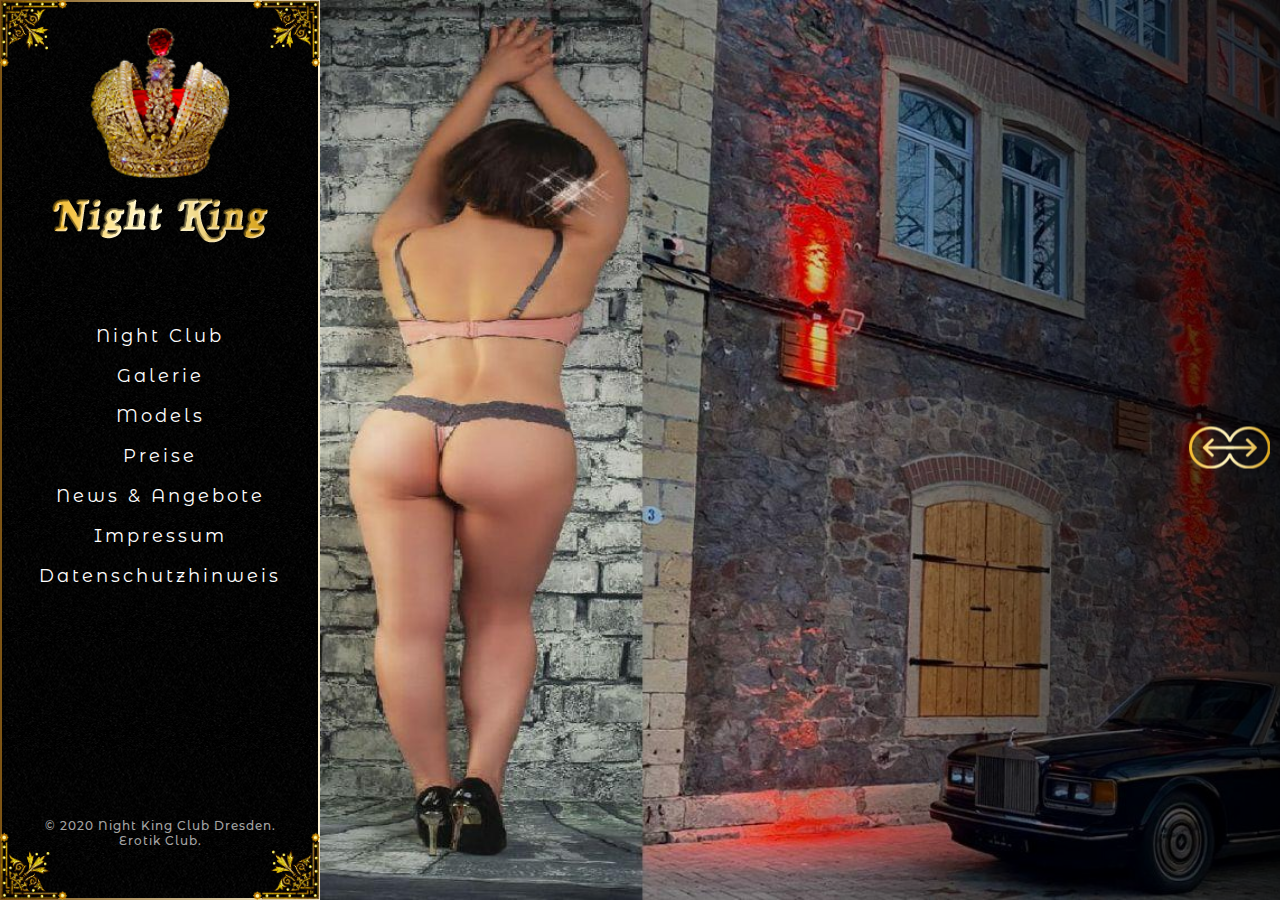
<file: index.html>
<!DOCTYPE html>
<html lang="en">
<head>
    <meta charset="UTF-8">
    <meta name="viewport" content="width=device-width, initial-scale=1.0">
    <title>Night King Night Club</title>

    <link href="https://fonts.googleapis.com/css2?family=Montserrat+Alternates&amp;display=swap" rel="stylesheet">
    <link rel="stylesheet" href="css/main.min.css">

    <link rel="stylesheet" href="libs/slick-1.8.1/slick/slick-theme.css">
    <link rel="stylesheet" href="libs/slick-1.8.1/slick/slick.css">

    <link rel="stylesheet" href="fonts/RoyalAcid/style.css">
    <link rel="stylesheet" href="fonts/Roboto/stylesheet.css">
</head>
<body>

<div class="wrapper">
    <aside class="aside">
        <div class="aside__inner corners">
            <div class="corners-top"></div>
            <div class="corners-bottom"></div>

            <div class="aside__logo">
                <img src="img/aside-logo.png" alt="">
            </div>
    
            <nav class="aside__nav">
                <a href="index.html" class="aside__nav-link">
                    Night Club
                </a>
                <a href="gallery.html" class="aside__nav-link">
                    Galerie
                </a>
                <a href="models.html" class="aside__nav-link">
                    Models
                </a>
                <a href="#" class="aside__nav-link">
                    Preise
                </a>
                <a href="#" class="aside__nav-link">
                    News & Angebote
                </a>
                <a href="impressum.html" class="aside__nav-link">
                    Impressum
                </a>
                <a href="datenschutzhinweis.html" class="aside__nav-link fz8">
                    Datenschutzhinweis
                </a>
            </nav>
            <!-- /.aside__nav -->
    
            <div class="aside__copyright">
                © 2020 Night King Club Dresden. Erotik Club.
            </div>
            <!-- /.aside__copyright -->
        </div>
        <!-- /.aside__inner -->
    </aside>
    <!-- /.aside -->

    <div class="main-section">
        <div class="main-section__carousel main-carousel">
            <div class="main-section__carousel-item first">
                <div class="main-section__carousel-pic">
                    <img src="img/main-1.jpg" alt="">
                </div>
            </div>

            <div class="main-section__carousel-item second">
                <div class="main-section__carousel-pic">
                    <img src="img/girl-1.jpg" alt="">
                </div>
            </div>
            
            <div class="main-section__carousel-item third">
                <div class="main-section__carousel-pic">
                    <img src="img/girl-1.jpg" alt="">
                </div>
            </div>
        </div>

        <div class="main-section__carousel-buttons">
            <button class="main-section__carousel-prev"></button>
            <button class="main-section__carousel-next"></button>

            <img src="img/Arrow.png" alt="">
        </div>
    </div>
    <!-- /.main-section -->
</div>
<!-- /.wrapper -->


<script src="libs/jquery-3.4.1.min.js"></script>
<script src="libs/slick-1.8.1/slick/slick.min.js"></script>
<script src="js/common.js"></script>
    
</body>
</html>
</file>
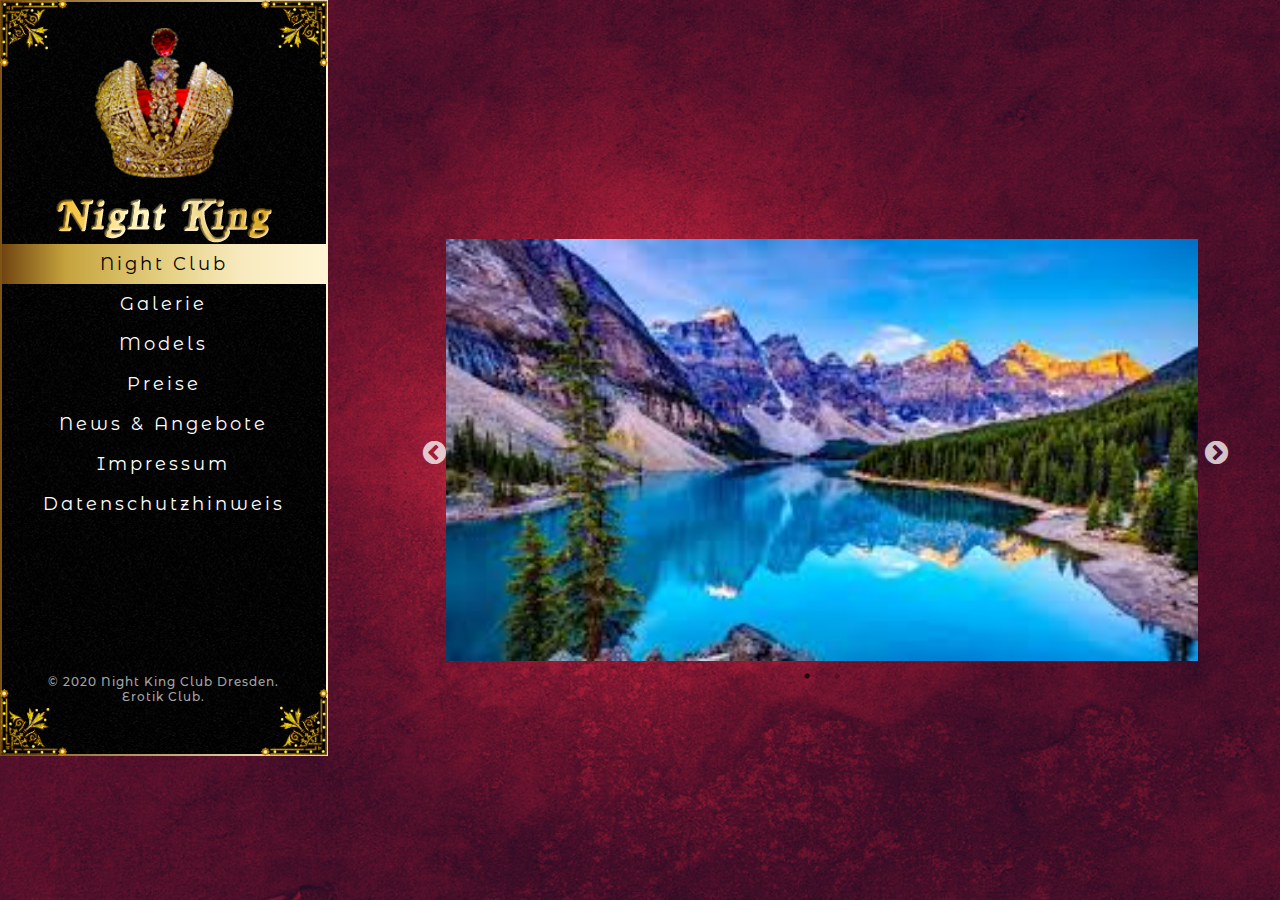
<file: bar.html>
<!DOCTYPE html>
<html lang="en">
<head>
    <meta charset="UTF-8">
    <meta name="viewport" content="width=device-width, initial-scale=1.0">
    <title>Night King Gallery</title>

    <link href="https://fonts.googleapis.com/css2?family=Montserrat+Alternates&amp;display=swap" rel="stylesheet">
    <link rel="stylesheet" href="css/main.min.css">

    <link rel="stylesheet" href="libs/slick-1.8.1/slick/slick-theme.css">
    <link rel="stylesheet" href="libs/slick-1.8.1/slick/slick.css">

    <link rel="stylesheet" href="fonts/RoyalAcid/style.css">
    <link rel="stylesheet" href="fonts/Roboto/stylesheet.css">
</head>
<body>

<div class="wrapper wrapper-hid wrapper-bg">
  <aside class="aside aside-fix">
    <div class="aside__inner corners">
        <div class="corners-top"></div>
        <div class="corners-bottom"></div>

        <div class="aside__logo">
            <img src="img/aside-logo.png" alt="">
        </div>

        <nav class="aside__nav">
            <a href="index.html" class="aside__nav-link active">
                Night Club
            </a>
            <a href="gallery.html" class="aside__nav-link">
                Galerie
            </a>
            <a href="models.html" class="aside__nav-link">
                Models
            </a>
            <a href="#" class="aside__nav-link">
                Preise
            </a>
            <a href="#" class="aside__nav-link">
                News & Angebote
            </a>
            <a href="impressum.html" class="aside__nav-link">
                Impressum
            </a>
            <a href="datenschutzhinweis.html" class="aside__nav-link">
                Datenschutzhinweis
            </a>
        </nav>
        <!-- /.aside__nav -->

        <div class="aside__copyright">
            © 2020 Night King Club Dresden. Erotik Club.
        </div>
        <!-- /.aside__copyright -->
    </div>
    <!-- /.aside__inner -->
</aside>


  <div class="bar-section">
    <div class="bar-slider">
      <div class="bar-item">
        <img src="img/bar-slider/bar-image-1.jpg" alt="">
      </div>
      <div class="bar-item">
        <img src="img/bar-slider/bar-image-2.jpg" alt="">
      </div>
    </div>

    
  <div class="bar-gallery">
    <div class="bar-gallery__item">
        <img src="img/bar-slider/bar-image-1.jpg" alt="">
    </div>
    <div class="bar-gallery__item">
      <img src="img/bar-slider/bar-image-2.jpg" alt="">
  </div>
  <div class="bar-gallery__item">
      <img src="img/bar-slider/bar-image-1.jpg" alt="">
  </div>
  <div class="bar-gallery__item">
    <img src="img/bar-slider/bar-image-2.jpg" alt="">
</div>
<div class="bar-gallery__item">
  <img src="img/bar-slider/bar-image-1.jpg" alt="">
  </div>
  <div class="bar-gallery__item">
  <img src="img/bar-slider/bar-image-2.jpg" alt="">
  </div>
  <div class="bar-gallery__item">
      <img src="img/bar-slider/bar-image-1.jpg" alt="">
  </div>
  <div class="bar-gallery__item">
  <img src="img/bar-slider/bar-image-2.jpg" alt="">
  </div>
</div>


  </div>



</div>


<script src="libs/jquery-3.4.1.min.js"></script>
<script src="libs/slick-1.8.1/slick/slick.min.js"></script>
<script src="js/common.js"></script>
    
</body>
</html>
</file>
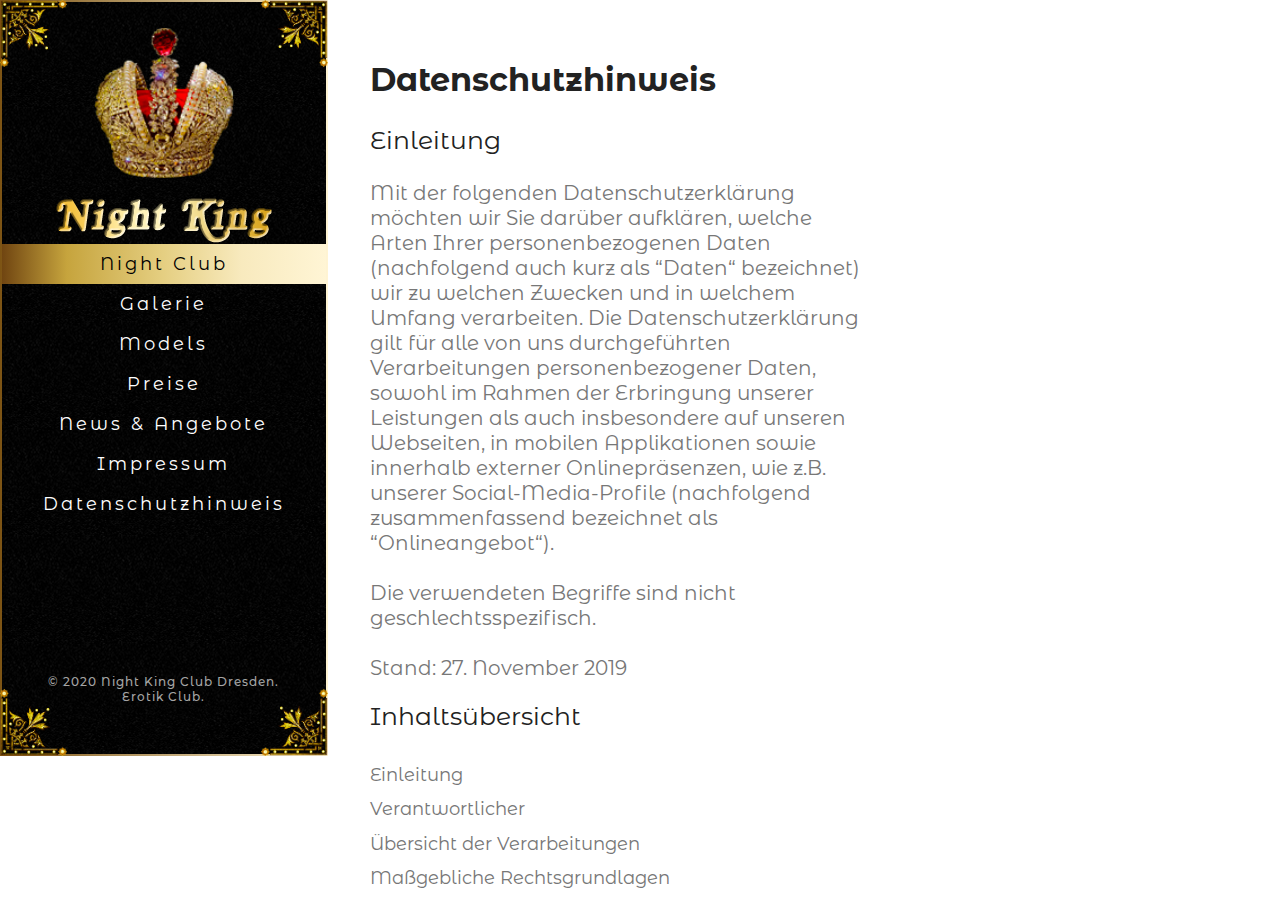
<file: datenschutzhinweis.html>
<!DOCTYPE html>
<html lang="en">
<head>
  <meta charset="UTF-8">
  <meta name="viewport" content="width=device-width, initial-scale=1.0">
  <title>Datenschutzhinweis</title>

  <link href="https://fonts.googleapis.com/css2?family=Montserrat+Alternates&amp;display=swap" rel="stylesheet">
  <link rel="stylesheet" href="css/main.min.css">

  <link rel="stylesheet" href="libs/slick-1.8.1/slick/slick-theme.css">
  <link rel="stylesheet" href="libs/slick-1.8.1/slick/slick.css">

  <link rel="stylesheet" href="fonts/RoyalAcid/style.css">
  <link rel="stylesheet" href="fonts/Roboto/stylesheet.css">
</head>
<body>
  <div class="wrapper wrapper-hid">
    <aside class="aside aside-fix">
      <div class="aside__inner corners">
          <div class="corners-top"></div>
          <div class="corners-bottom"></div>

          <div class="aside__logo">
              <img src="img/aside-logo.png" alt="">
          </div>
  
          <nav class="aside__nav">
              <a href="index.html" class="aside__nav-link active">
                  Night Club
              </a>
              <a href="gallery.html" class="aside__nav-link">
                  Galerie
              </a>
              <a href="models.html" class="aside__nav-link">
                  Models
              </a>
              <a href="#" class="aside__nav-link">
                  Preise
              </a>
              <a href="#" class="aside__nav-link">
                  News & Angebote
              </a>
              <a href="impressum.html" class="aside__nav-link">
                  Impressum
              </a>
              <a href="datenschutzhinweis.html" class="aside__nav-link fz8">
                  Datenschutzhinweis
              </a>
          </nav>
          <!-- /.aside__nav -->
  
          <div class="aside__copyright">
              © 2020 Night King Club Dresden. Erotik Club.
          </div>
          <!-- /.aside__copyright -->
      </div>
      <!-- /.aside__inner -->
  </aside>

  <div class="datenschutzh-section">
    <h2 class="datenschutzh-section__title">
      Datenschutzhinweis
    </h2>
    <h2 class="datenschutzh-section__subtitle">
      Einleitung
    </h2>
    <p class="datenschutzh-section__text">
      Mit der folgenden Datenschutzerklärung möchten wir Sie darüber aufklären, welche Arten Ihrer personenbezogenen Daten (nachfolgend auch kurz als “Daten“ bezeichnet) wir zu welchen Zwecken und in welchem Umfang verarbeiten. Die Datenschutzerklärung gilt für alle von uns durchgeführten Verarbeitungen personenbezogener Daten, sowohl im Rahmen der Erbringung unserer Leistungen als auch insbesondere auf unseren Webseiten, in mobilen Applikationen sowie innerhalb externer Onlinepräsenzen, wie z.B. unserer Social-Media-Profile (nachfolgend zusammenfassend bezeichnet als “Onlineangebot“).
      <br>
      <br>
      <span>Die verwendeten Begriffe sind nicht geschlechtsspezifisch.</span>
      <br>
      <br>
      <span>Stand: 27. November 2019</span>
    </p>

    <h2 class="datenschutzh-section__subtitle">
      Inhaltsübersicht
    </h2>
    <ul class="datenschutzh-section__list">
      <li class="datenschutzh-section__item">Einleitung</li>  
      <li class="datenschutzh-section__item">Verantwortlicher</li>
      <li class="datenschutzh-section__item">Übersicht der Verarbeitungen</li>
      <li class="datenschutzh-section__item">Maßgebliche Rechtsgrundlagen</li>
      <li class="datenschutzh-section__item">Sicherheitsmaßnahmen</li>
      <li class="datenschutzh-section__item">Übermittlung und Offenbarung von personenbezogenen Daten</li>
      <li class="datenschutzh-section__item">Datenverarbeitung in Drittländern</li>
      <li class="datenschutzh-section__item">Einsatz von Cookies</li>
      <li class="datenschutzh-section__item">Kommerzielle und geschäftliche Leistungen</li>
      <li class="datenschutzh-section__item">Kontaktaufnahme</li>
      <li class="datenschutzh-section__item">Kommunikation via Messenger</li>
      <li class="datenschutzh-section__item">Bereitstellung des Onlineangebotes und Webhosting</li>
      <li class="datenschutzh-section__item">Bewerbungsverfahren</li>
      <li class="datenschutzh-section__item">Onlinemarketing</li>
      <li class="datenschutzh-section__item">Präsenzen in sozialen Netzwerken</li>
      <li class="datenschutzh-section__item">Plugins und eingebettete Funktionen sowie Inhalte</li>
      <li class="datenschutzh-section__item">Löschung von Daten</li>
      <li class="datenschutzh-section__item">Änderung und Aktualisierung der Datenschutzerklärung</li>
      <li class="datenschutzh-section__item">Rechte der betroffenen Personen</li>
      <li class="datenschutzh-section__item">Begriffsdefinitionen</li>
    </ul>

    <h2 class="datenschutzh-section__subtitle">
      Verantwortlicher
    </h2>
    <p class="datenschutzh-section__text">
      Herr Friebe <br> <br>
      Coselweg 3 <br> <br>
      01189 Dresden  
    </p>

    <div class="datenschutzh-section__contact">
      <span>Vertretungsberechtigte Personen: <a href="#">Herr Friebe</a></span>
      <span>E-Mail-Adresse: <a href="tomail:info@night-affair.de"> info@night-affair.de</a></span>
      <span>Impressum: <a href="https://night-king.de/impressum/"> https://night-king.de/impressum/</a></span>
    </div>

    <h2 class="datenschutzh-section__subtitle">
      Übersicht der Verarbeitungen
    </h2>
    <p class="datenschutzh-section__text">Die nachfolgende Übersicht fasst die Arten der verarbeiteten Daten und die Zwecke ihrer Verarbeitung zusammen und verweist auf die betroffenen Personen.</p>

    <h3>Arten der verarbeiteten Daten</h3>

    <ul>
      <li>Bestandsdaten (z.B. Namen, Adressen).</li>
      <li>Bewerberdaten (z.B. Angaben zur Person, Post- und Kontaktadressen, die zur Bewerbung gehörenden Unterlagen und die darin enthaltenen Informationen, wie z.B. Anschreiben, Lebenslauf, Zeugnisse sowie weitere im Hinblick auf eine konkrete Stelle oder freiwillig von Bewerbern mitgeteilte Informationen zu deren Person oder Qualifikation).</li>
      <li>Inhaltsdaten (z.B. Texteingaben, Fotografien, Videos).</li>
      <li>Kontaktdaten (z.B. E-Mail, Telefonnummern).</li>
      <li>Meta-/Kommunikationsdaten (z.B. Geräte-Informationen, IP-Adressen).</li>
      <li>Nutzungsdaten (z.B. besuchte Webseiten, Interesse an Inhalten, Zugriffszeiten).</li>
      <li>Vertragsdaten (z.B. Vertragsgegenstand, Laufzeit, Kundenkategorie).</li>
      <li>Zahlungsdaten (z.B. Bankverbindungen, Rechnungen, Zahlungshistorie).</li> 
    </ul>

    
    <h3>Kategorien betroffener Personen</h3>

    <ul>
      <li>Bewerber.</li>
      <li>Geschäfts- und Vertragspartner.</li>
      <li>Interessenten.</li>
      <li>Kommunikationspartner.</li>
      <li>Nutzer (z.B. Webseitenbesucher, Nutzer von Onlinediensten).</li>
    </ul>

    <h3>Zwecke der Verarbeitung</h3>

    <ul>
      <li>Bereitstellung unseres Onlineangebotes und Nutzerfreundlichkeit.</li>
      <li>Besuchsaktionsauswertung.</li>
      <li>Bewerbungsverfahren (Begründung und etwaige spätere Durchführung sowie mögliche spätere Beendigung des Beschäftigungsverhältnisses.).</li>
      <li>Büro- und Organisationsverfahren.</li>
      <li>Direktmarketing (z.B. per E-Mail oder postalisch).</li>
      <li>Interessenbasiertes und verhaltensbezogenes Marketing.</li>
      <li>Kontaktanfragen und Kommunikation.</li>
      <li>Konversionsmessung (Messung der Effektivität von Marketingmaßnahmen).</li>
      <li>Profiling (Erstellen von Nutzerprofilen).</li>
      <li>Remarketing.</li>
      <li>Reichweitenmessung (z.B. Zugriffsstatistiken, Erkennung wiederkehrender Besucher).</li>
      <li>Tracking (z.B. interessens-/verhaltensbezogenes Profiling, Nutzung von Cookies).</li>
      <li>Vertragliche Leistungen und Service.</li>
      <li>Verwaltung und Beantwortung von Anfragen.</li>
    </ul>

    <h3>Maßgebliche Rechtsgrundlagen</h3>

    <p class="datenschutzh-section__text">Im Folgenden teilen wir die Rechtsgrundlagen der Datenschutzgrundverordnung (DSGVO), auf deren Basis wir die personenbezogenen Daten verarbeiten, mit. Bitte beachten Sie, dass zusätzlich zu den Regelungen der DSGVO die nationalen Datenschutzvorgaben in Ihrem bzw. unserem Wohn- und Sitzland gelten können.</p>

    <ul>
      <li> <span> Einwilligung (Art. 6 Abs. 1 S. 1 lit. a DSGVO)</span> – Die betroffene Person hat ihre Einwilligung in die Verarbeitung der sie betreffenden personenbezogenen Daten für einen spezifischen Zweck oder mehrere bestimmte Zwecke gegeben.</li>
      <li><span> Einwilligung (Art. 6 Abs. 1 S. 1 lit. a DSGVO)</span> Die Verarbeitung ist für die Erfüllung eines Vertrags, dessen Vertragspartei die betroffene Person ist, oder zur Durchführung vorvertraglicher Maßnahmen erforderlich, die auf Anfrage der betroffenen Person erfolgen.</li>
      <li><span>Rechtliche Verpflichtung (Art. 6 Abs. 1 S. 1 lit. c. DSGVO)</span>  – Die Verarbeitung ist zur Erfüllung einer rechtlichen Verpflichtung erforderlich, der der Verantwortliche unterliegt.</li>
      <li><span>Berechtigte Interessen (Art. 6 Abs. 1 S. 1 lit. f. DSGVO)</span>– Die Verarbeitung ist zur Wahrung der berechtigten Interessen des Verantwortlichen oder eines Dritten erforderlich, sofern nicht die Interessen oder Grundrechte und Grundfreiheiten der betroffenen Person, die den Schutz personenbezogener Daten erfordern, überwiegen.</li>
      <li><span>Art. 9 Abs. 1 S. 1 lit. b DSGVO (Bewerbungsverfahren als vorvertragliches bzw. vertragliches Verhältnis) (Soweit im Rahmen des Bewerbungsverfahrens besondere Kategorien von personenbezogenen Daten im Sinne des Art. 9 Abs. 1 DSGVO (z.B. Gesundheitsdaten, wie Schwerbehinderteneigenschaft oder ethnische Herkunft) bei Bewerbern angefragt werden, damit der Verantwortliche oder die betroffene Person die ihm bzw. ihr aus dem Arbeitsrecht und dem Recht der sozialen Sicherheit und des Sozialschutzes erwachsenden Rechte ausüben und seinen bzw. ihren diesbezüglichen Pflichten nachkommen kann, erfolgt deren Verarbeitung nach Art. 9 Abs. 2 lit. b. DSGVO, im Fall des Schutzes lebenswichtiger Interessen der Bewerber oder anderer Personen gem. Art. 9 Abs. 2 lit. c. DSGVO oder für Zwecke der Gesundheitsvorsorge oder der Arbeitsmedizin, für die Beurteilung der Arbeitsfähigkeit des Beschäftigten, für die medizinische Diagnostik, die Versorgung oder Behandlung im Gesundheits- oder Sozialbereich oder für die Verwaltung von Systemen und Diensten im Gesundheits- oder Sozialbereich gem. Art. 9 Abs. 2 lit. h. DSGVO. Im Fall einer auf freiwilliger Einwilligung beruhenden Mitteilung von besonderen Kategorien von Daten, erfolgt deren Verarbeitung auf Grundlage von Art. 9 Abs. 2 lit. a. DSGVO.) – .</span></li>
      <li><span>Nationale Datenschutzregelungen in Deutschland: Zusätzlich zu den Datenschutzregelungen der Datenschutz-Grundverordnung gelten nationale Regelungen zum Datenschutz in Deutschland. Hierzu gehört insbesondere das Gesetz zum Schutz vor Missbrauch personenbezogener Daten bei der Datenverarbeitung (Bundesdatenschutzgesetz – BDSG). Das BDSG enthält insbesondere Spezialregelungen zum Recht auf Auskunft, zum Recht auf Löschung, zum Widerspruchsrecht, zur Verarbeitung besonderer Kategorien personenbezogener Daten, zur Verarbeitung für andere Zwecke und zur Übermittlung sowie automatisierten Entscheidungsfindung im Einzelfall einschließlich Profiling. Des Weiteren regelt es die Datenverarbeitung für Zwecke des Beschäftigungsverhältnisses (§ 26 BDSG), insbesondere im Hinblick auf die Begründung, Durchführung oder Beendigung von Beschäftigungsverhältnissen sowie die Einwilligung von Beschäftigten. Ferner können Landesdatenschutzgesetze der einzelnen Bundesländer zur Anwendung gelangen.</span> Zusätzlich zu den Datenschutzregelungen der Datenschutz-Grundverordnung gelten nationale Regelungen zum Datenschutz in Deutschland. Hierzu gehört insbesondere das Gesetz zum Schutz vor Missbrauch personenbezogener Daten bei der Datenverarbeitung (Bundesdatenschutzgesetz – BDSG). Das BDSG enthält insbesondere Spezialregelungen zum Recht auf Auskunft, zum Recht auf Löschung, zum Widerspruchsrecht, zur Verarbeitung besonderer Kategorien personenbezogener Daten, zur Verarbeitung für andere Zwecke und zur Übermittlung sowie automatisierten Entscheidungsfindung im Einzelfall einschließlich Profiling. Des Weiteren regelt es die Datenverarbeitung für Zwecke des Beschäftigungsverhältnisses (§ 26 BDSG), insbesondere im Hinblick auf die Begründung, Durchführung oder Beendigung von Beschäftigungsverhältnissen sowie die Einwilligung von Beschäftigten. Ferner können Landesdatenschutzgesetze der einzelnen Bundesländer zur Anwendung gelangen.</li>
    </ul>

    <h2 class="datenschutzh-section__subtitle">
      Sicherheitsmaßnahmen
    </h2>


    <p class="datenschutzh-section__text">Wir treffen nach Maßgabe der gesetzlichen Vorgaben unter Berücksichtigung des Stands der Technik, der Implementierungskosten und der Art, des Umfangs, der Umstände und der Zwecke der Verarbeitung sowie der unterschiedlichen Eintrittswahrscheinlichkeiten und des Ausmaßes der Bedrohung der Rechte und Freiheiten natürlicher Personen geeignete technische und organisatorische Maßnahmen, um ein dem Risiko angemessenes Schutzniveau zu gewährleisten.
      <br>
      <br>
      Zu den Maßnahmen gehören insbesondere die Sicherung der Vertraulichkeit, Integrität und Verfügbarkeit von Daten durch Kontrolle des physischen und elektronischen Zugangs zu den Daten als auch des sie betreffenden Zugriffs, der Eingabe, der Weitergabe, der Sicherung der Verfügbarkeit und ihrer Trennung. Des Weiteren haben wir Verfahren eingerichtet, die eine Wahrnehmung von Betroffenenrechten, die Löschung von Daten und Reaktionen auf die Gefährdung der Daten gewährleisten. Ferner berücksichtigen wir den Schutz personenbezogener Daten bereits bei der Entwicklung bzw. Auswahl von Hardware, Software sowie Verfahren entsprechend dem Prinzip des Datenschutzes, durch Technikgestaltung und durch datenschutzfreundliche Voreinstellungen.
      <br><br>
      <b>SSL-Verschlüsselung (https):</b> Um Ihre via unser Online-Angebot übermittelten Daten zu schützen, nutzen wir eine SSL-Verschlüsselung. Sie erkennen derart verschlüsselte Verbindungen an dem Präfix https:// in der Adresszeile Ihres Browsers.
    </p>

    <h2 class="datenschutzh-section__subtitle">
      Übermittlung und Offenbarung von personenbezogenen Daten
    </h2>

    <p class="datenschutzh-section__text">
      Im Rahmen unserer Verarbeitung von personenbezogenen Daten kommt es vor, dass die Daten an andere Stellen, Unternehmen, rechtlich selbstständige Organisationseinheiten oder Personen übermittelt oder sie ihnen gegenüber offengelegt werden. Zu den Empfängern dieser Daten können z.B. Zahlungsinstitute im Rahmen von Zahlungsvorgängen, mit IT-Aufgaben beauftragte Dienstleister oder Anbieter von Diensten und Inhalten, die in eine Webseite eingebunden werden, gehören. In solchen Fall beachten wir die gesetzlichen Vorgaben und schließen insbesondere entsprechende Verträge bzw. Vereinbarungen, die dem Schutz Ihrer Daten dienen, mit den Empfängern Ihrer Daten ab.
    </p>

    <h2 class="datenschutzh-section__subtitle">
      Übermittlung und Offenbarung von personenbezogenen Daten
    </h2>

    <p class="datenschutzh-section__text">
      Sofern wir Daten in einem Drittland (d.h., außerhalb der Europäischen Union (EU), des Europäischen Wirtschaftsraums (EWR)) verarbeiten oder die Verarbeitung im Rahmen der Inanspruchnahme von Diensten Dritter oder der Offenlegung bzw. Übermittlung von Daten an andere Personen, Stellen oder Unternehmen stattfindet, erfolgt dies nur im Einklang mit den gesetzlichen Vorgaben.
      <br><br>
      Vorbehaltlich ausdrücklicher Einwilligung oder vertraglich oder gesetzlich erforderlicher Übermittlung verarbeiten oder lassen wir die Daten nur in Drittländern mit einem anerkannten Datenschutzniveau, zu denen die unter dem “Privacy-Shield” zertifizierten US-Verarbeiter gehören, oder auf Grundlage besonderer Garantien, wie z.B. vertraglicher Verpflichtung durch sogenannte Standardschutzklauseln der EU-Kommission, des Vorliegens von Zertifizierungen oder verbindlicher interner Datenschutzvorschriften, verarbeiten (Art. 44 bis 49 DSGVO, Informationsseite der EU-Kommission:  <a href="https://ec.europa.eu/info/law/law-topic/data-protection/international-dimension-data-protection_de">https://ec.europa.eu/info/law/law-topic/data-protection/international-dimension-data-protection_de</a>  ).
    </p>
    <h2 class="datenschutzh-section__subtitle">
      Einsatz von Cookies
    </h2>
    <p class="datenschutzh-section__text">
      Cookies sind Textdateien, die Daten von besuchten Websites oder Domains enthalten und von einem Browser auf dem Computer des Benutzers gespeichert werden. Ein Cookie dient in erster Linie dazu, die Informationen über einen Benutzer während oder nach seinem Besuch innerhalb eines Onlineangebotes zu speichern. Zu den gespeicherten Angaben können z.B. die Spracheinstellungen auf einer Webseite, der Loginstatus, ein Warenkorb oder die Stelle, an der ein Video geschaut wurde, gehören. Zu dem Begriff der Cookies zählen wir ferner andere Technologien, die die gleichen Funktionen wie Cookies erfüllen (z.B., wenn Angaben der Nutzer anhand pseudonymer Onlinekennzeichnungen gespeichert werden, auch als “Nutzer-IDs” bezeichnet) 
    </p>

    <strong>Die folgenden Cookie-Typen und Funktionen werden unterschieden:</strong>

    <ul>
      <li><span>Temporäre Cookies (auch: Session- oder Sitzungs-Cookies):</span>Temporäre Cookies werden spätestens gelöscht, nachdem ein Nutzer ein Online-Angebot verlassen und seinen Browser geschlossen hat.</li>
      <li><span>Permanente Cookies:</span> Permanente Cookies bleiben auch nach dem Schließen des Browsers gespeichert. So kann beispielsweise der Login-Status gespeichert oder bevorzugte Inhalte direkt angezeigt werden, wenn der Nutzer eine Website erneut besucht. Ebenso können die Interessen von Nutzern, die zur Reichweitenmessung oder zu Marketingzwecken verwendet werden, in einem solchen Cookie gespeichert werden.</li>
      <li><span>First-Party-Cookies:</span>First-Party-Cookies werden von uns selbst gesetzt.</li>
      <li><span>Third-Party-Cookies (auch: Drittanbieter-Cookies):</span>Drittanbieter-Cookies werden hauptsächlich von Werbetreibenden (sog. Dritten) verwendet, um Benutzerinformationen zu verarbeiten.</li>
      <li><span>Notwendige (auch: essentielle oder unbedingt erforderliche) Cookies:</span>Cookies können zum einen für den Betrieb einer Webseite unbedingt erforderlich sein (z.B. um Logins oder andere Nutzereingaben zu speichern oder aus Gründen der Sicherheit).</li>
      <li><span>Statistik-, Marketing- und Personalisierungs-Cookies:</span>Ferner werden Cookies im Regelfall auch im Rahmen der Reichweitenmessung eingesetzt sowie dann, wenn die Interessen eines Nutzers oder sein Verhalten (z.B. Betrachten bestimmter Inhalte, Nutzen von Funktionen etc.) auf einzelnen Webseiten in einem Nutzerprofil gespeichert werden. Solche Profile dienen dazu, den Nutzern z.B. Inhalte anzuzeigen, die ihren potentiellen Interessen entsprechen. Dieses Verfahren wird auch als “Tracking”, d.h., Nachverfolgung der potentiellen Interessen der Nutzer bezeichnet. . Soweit wir Cookies oder “Tracking”-Technologien einsetzen, informieren wir Sie gesondert in unserer Datenschutzerklärung oder im Rahmen der Einholung einer Einwilligung.</li>
    </ul>

    <ul>
      <li><span>Hinweise zu Rechtsgrundlagen:</span>Auf welcher Rechtsgrundlage wir Ihre personenbezogenen Daten mit Hilfe von Cookies verarbeiten, hängt davon ab, ob wir Sie um eine Einwilligung bitten. Falls dies zutrifft und Sie in die Nutzung von Cookies einwilligen, ist die Rechtsgrundlage der Verarbeitung Ihrer Daten die erklärte Einwilligung. Andernfalls werden die mithilfe von Cookies verarbeiteten Daten auf Grundlage unserer berechtigten Interessen (z.B. an einem betriebswirtschaftlichen Betrieb unseres Onlineangebotes und dessen Verbesserung) verarbeitet oder, wenn der Einsatz von Cookies erforderlich ist, um unsere vertraglichen Verpflichtungen zu erfüllen.</li>
      <li><span>Allgemeine Hinweise zum Widerruf und Widerspruch (Opt-Out):</span>Abhängig davon, ob die Verarbeitung auf Grundlage einer Einwilligung oder gesetzlichen Erlaubnis erfolgt, haben Sie jederzeit die Möglichkeit, eine erteilte Einwilligung zu widerrufen oder der Verarbeitung Ihrer Daten durch Cookie-Technologien zu widersprechen (zusammenfassend als “Opt-Out” bezeichnet). Sie können Ihren Widerspruch zunächst mittels der Einstellungen Ihres Browsers erklären, z.B., indem Sie die Nutzung von Cookies deaktivieren (wobei hierdurch auch die Funktionsfähigkeit unseres Onlineangebotes eingeschränkt werden kann). Ein Widerspruch gegen den Einsatz von Cookies zu Zwecken des Onlinemarketings kann auch mittels einer Vielzahl von Diensten, vor allem im Fall des Trackings, über die Webseiten http://optout.aboutads.info und http://www.youronlinechoices.com/ erklärt werden. Daneben können Sie weitere Widerspruchshinweise im Rahmen der Angaben zu den eingesetzten Dienstleistern und Cookies erhalten.</li>
      <li><span>Verarbeitung von Cookie-Daten auf Grundlage einer Einwilligung:</span>Bevor wir Daten im Rahmen der Nutzung von Cookies verarbeiten oder verarbeiten lassen, bitten wir die Nutzer um eine jederzeit widerrufbare Einwilligung. Bevor die Einwilligung nicht ausgesprochen wurde, werden allenfalls Cookies eingesetzt, die für den Betrieb unseres Onlineangebotes erforderlich sind. Deren Einsatz erfolgt auf der Grundlage unseres Interesses und des Interesses der Nutzer an der erwarteten Funktionsfähigkeit unseres Onlineangebotes.</li>
      <ul>
        <li><span>Verarbeitete Datenarten: </span>Nutzungsdaten (z.B. besuchte Webseiten, Interesse an Inhalten, Zugriffszeiten), Meta-/Kommunikationsdaten (z.B. Geräte-Informationen, IP-Adressen).</li>
        <li><span>Betroffene Personen: </span> Nutzer (z.B. Webseitenbesucher, Nutzer von Onlinediensten).</li>
        <li><span>Rechtsgrundlagen: </span>Einwilligung (Art. 6 Abs. 1 S. 1 lit. a DSGVO), Berechtigte Interessen (Art. 6 Abs. 1 S. 1 lit. f. DSGVO).</li>
      </ul>
    </ul>

    <h2 class="datenschutzh-section__subtitle">
      Kommerzielle und geschäftliche Leistungen
    </h2>

    <p class="datenschutzh-section__text">
      Wir verarbeiten Daten unserer Vertrags- und Geschäftspartner, z.B. Kunden und Interessenten (zusammenfassend bezeichnet als “Vertragspartner”) im Rahmen von vertraglichen und vergleichbaren Rechtsverhältnissen sowie damit verbundenen Maßnahmen und im Rahmen der Kommunikation mit den Vertragspartnern (oder vorvertraglich), z.B., um Anfragen zu beantworten.
<br><br>
      Diese Daten verarbeiten wir zur Erfüllung unserer vertraglichen Pflichten, zur Sicherung unserer Rechte und zu Zwecken der mit diesen Angaben einhergehenden Verwaltungsaufgaben sowie der unternehmerischen Organisation. Die Daten der Vertragspartner geben wir im Rahmen des geltenden Rechts nur insoweit an Dritte weiter, als dies zu den vorgenannten Zwecken oder zur Erfüllung gesetzlicher Pflichten erforderlich ist oder mit Einwilligung der Vertragspartner erfolgt (z.B. an beteiligte Telekommunikations-, Transport- und sonstige Hilfsdienste sowie Subunternehmer, Banken, Steuer- und Rechtsberater, Zahlungsdienstleister oder Steuerbehörden). Über weitere Verarbeitungsformen, z.B. zu Zwecken des Marketings, werden die Vertragspartner im Rahmen dieser Datenschutzerklärung informiert.
      <br><br>
      Welche Daten für die vorgenannten Zwecke erforderlich sind, teilen wir den Vertragspartnern vor oder im Rahmen der Datenerhebung, z.B. in Onlineformularen, durch besondere Kennzeichnung (z.B. Farben) bzw. Symbole (z.B. Sternchen o.ä.), oder persönlich mit.
      <br><br>
      Wir löschen die Daten nach Ablauf gesetzlicher Gewährleistungs- und vergleichbarer Pflichten, d.h., grundsätzlich nach Ablauf von 4 Jahren, es sei denn, dass die Daten in einem Kundenkonto gespeichert werden, z.B., solange sie aus gesetzlichen Gründen der Archivierung aufbewahrt werden müssen (z.B. für Steuerzwecke im Regelfall 10 Jahre). Daten, die uns im Rahmen eines Auftrags durch den Vertragspartner offengelegt wurden, löschen wir entsprechend den Vorgaben des Auftrags, grundsätzlich nach Ende des Auftrags.
      <br><br>
      Soweit wir zur Erbringung unserer Leistungen Drittanbieter oder Plattformen einsetzen, gelten im Verhältnis zwischen den Nutzern und den Anbietern die Geschäftsbedingungen und Datenschutzhinweise der jeweiligen Drittanbieter oder Plattformen.
    </p>
    <ul>
      <li><span>Weitere Informationen zu kommerziellen Dienstleistungen:</span>Wir verarbeiten die Daten unserer Kunden sowie Auftraggeber (nachfolgend einheitlich als “Kunden” bezeichnet), um ihnen die Auswahl, den Erwerb bzw. die Beauftragung der gewählten Leistungen oder Werke sowie verbundener Tätigkeiten als auch deren Bezahlung und Zustellung bzw. Ausführung oder Erbringung zu ermöglichen.</li>
      <li>Die erforderlichen Angaben sind als solche im Rahmen des Auftrags-, Bestell- bzw. vergleichbaren Vertragsschlusses gekennzeichnet und umfassen die zur Leistungserbringung und Abrechnung benötigten Angaben sowie Kontaktinformationen, um etwaige Rücksprachen halten zu können.</li>
      <ul>
        <li><span>
          Verarbeitete Datenarten: 
        </span> Bestandsdaten (z.B. Namen, Adressen), Zahlungsdaten (z.B. Bankverbindungen, Rechnungen, Zahlungshistorie), Kontaktdaten (z.B. E-Mail, Telefonnummern), Vertragsdaten (z.B. Vertragsgegenstand, Laufzeit, Kundenkategorie).
        Betroffene Personen: Interessenten, Geschäfts- und Vertragspartner.</li>
        <li><span>Betroffene Personen:</span> Interessenten, Geschäfts- und Vertragspartner.</li>
        <li><span>Zwecke der Verarbeitung:</span>Vertragliche Leistungen und Service, Kontaktanfragen und Kommunikation, Büro- und Organisationsverfahren, Verwaltung und Beantwortung von Anfragen.</li>
        <li><span>Rechtsgrundlagen:</span>Vertragserfüllung und vorvertragliche Anfragen (Art. 6 Abs. 1 S. 1 lit. b. DSGVO), Rechtliche Verpflichtung (Art. 6 Abs. 1 S. 1 lit. c. DSGVO), Berechtigte Interessen (Art. 6 Abs. 1 S. 1 lit. f. DSGVO).</li>
      </ul>
    </ul>

    <h2 class="datenschutzh-section__subtitle">
      Kontaktaufnahme
    </h2>

    <p class="datenschutzh-section__text">
      Bei der Kontaktaufnahme mit uns (z.B. per Kontaktformular, E-Mail, Telefon oder via soziale Medien) werden die Angaben der anfragenden Personen verarbeitet, soweit dies zur Beantwortung der Kontaktanfragen und etwaiger angefragter Maßnahmen erforderlich ist.
      <br><br>
      Die Beantwortung der Kontaktanfragen im Rahmen von vertraglichen oder vorvertraglichen Beziehungen erfolgt zur Erfüllung unserer vertraglichen Pflichten oder zur Beantwortung von (vor)vertraglichen Anfragen und im Übrigen auf Grundlage der berechtigten Interessen an der Beantwortung der Anfragen.
    </p>
    <ul>
      <li><span>Verarbeitete Datenarten:</span>Bestandsdaten (z.B. Namen, Adressen), Kontaktdaten (z.B. E-Mail, Telefonnummern), Inhaltsdaten (z.B. Texteingaben, Fotografien, Videos).</li>
      <li><span>Betroffene Personen:</span>Kommunikationspartner.</li>
      <li><span>Zwecke der Verarbeitung:</span>Kontaktanfragen und Kommunikation.</li>
      <li><span>Rechtsgrundlagen:</span>Vertragserfüllung und vorvertragliche Anfragen (Art. 6 Abs. 1 S. 1 lit. b. DSGVO), Berechtigte Interessen (Art. 6 Abs. 1 S. 1 lit. f. DSGVO).</li>
    </ul>

    <h2 class="datenschutzh-section__subtitle">
      Kommunikation via Messenger
    </h2>
    <p class="datenschutzh-section__text">
      Wir setzen zu Zwecken der Kommunikation Messenger-Dienste ein und bitten daher darum, die nachfolgenden Hinweise zur Funktionsfähigkeit der Messenger, zur Verschlüsselung, zur Nutzung der Metadaten der Kommunikation und zu Ihren Widerspruchsmöglichkeiten zu beachten.
      <br><br>
      Sie können uns auch auf alternativen Wegen, z.B. via Telefon oder E-Mail, kontaktieren. Bitte nutzen Sie die Ihnen mitgeteilten Kontaktmöglichkeiten oder die innerhalb unseres Onlineangebotes angegebenen Kontaktmöglichkeiten.
      <br><br>
      Im Fall einer Ende-zu-Ende-Verschlüsselung von Inhalten (d.h., der Inhalt Ihrer Nachricht und Anhänge) weisen wir darauf hin, dass die Kommunikationsinhalte (d.h., der Inhalt der Nachricht und angehängte Bilder) von Ende zu Ende verschlüsselt werden. Das bedeutet, dass der Inhalt der Nachrichten nicht einsehbar ist, nicht einmal durch die Messenger-Anbieter selbst. Sie sollten immer eine aktuelle Version der Messenger mit aktivierter Verschlüsselung nutzen, damit die Verschlüsselung der Nachrichteninhalte sichergestellt ist.
      <br><br>
      Wir weisen unsere Kommunikationspartner jedoch zusätzlich darauf hin, dass die Anbieter der Messenger zwar nicht den Inhalt einsehen, aber in Erfahrung bringen können, dass und wann Kommunikationspartner mit uns kommunizieren sowie technische Informationen zum verwendeten Gerät der Kommunikationspartner und je nach Einstellungen ihres Gerätes auch Standortinformationen (sogenannte Metadaten) verarbeitet werden.
    </p>
    <ul>
      <li><span>Hinweise zu Rechtsgrundlagen:</span>Sofern wir Kommunikationspartner vor der Kommunikation mit ihnen via Messenger um eine Erlaubnis bitten, ist die Rechtsgrundlage unserer Verarbeitung ihrer Daten deren Einwilligung. Im Übrigen, falls wir nicht um eine Einwilligung bitten und sie z.B. von sich aus Kontakt mit uns aufnehmen, nutzen wir Messenger im Verhältnis zu unseren Vertragspartnern sowie im Rahmen der Vertragsanbahnung als eine vertragliche Maßnahme und im Fall anderer Interessenten und Kommunikationspartner auf Grundlage unserer berechtigten Interessen an einer schnellen und effizienten Kommunikation und Erfüllung der Bedürfnisse unser Kommunikationspartner an der Kommunikation via Messengern. Ferner weisen wir Sie darauf hin, dass wir die uns mitgeteilten Kontaktdaten ohne Ihre Einwilligung nicht erstmalig an die Messenger übermitteln.</li>
      <li><span>Widerruf, Widerspruch und Löschung: </span>Sie können jederzeit eine erteilte Einwilligung widerrufen und der Kommunikation mit uns via Messenger jederzeit widersprechen. Im Fall der Kommunikation via Messenger löschen wir die Nachrichten entsprechend unseren generellen Löschrichtlinien (d.h. z.B., wie oben beschrieben, nach Ende vertraglicher Beziehungen, im Kontext von Archivierungsvorgaben etc.) und sonst, sobald wir davon ausgehen können, etwaige Auskünfte der Kommunikationspartner beantwortet zu haben, wenn kein Rückbezug auf eine vorhergehende Konversation zu erwarten ist und der Löschung keine gesetzlichen Aufbewahrungspflichten entgegenstehen.</li>
      <li><span>Vorbehalt des Verweises auf andere Kommunikationswege:</span> Zum Abschluss möchten wir darauf hinweisen, dass wir uns aus Gründen Ihrer Sicherheit vorbehalten, Anfragen über Messenger nicht zu beantworten. Das ist der Fall, wenn z.B. Vertragsinterna besonderer Geheimhaltung bedürfen oder eine Antwort über den Messenger den formellen Ansprüchen nicht genügt. In solchen Fällen verweisen wir Sie auf adäquatere Kommunikationswege.</li>
      <ul>
        <li><span>Verarbeitete Datenarten</span>Kontaktdaten (z.B. E-Mail, Telefonnummern), Nutzungsdaten (z.B. besuchte Webseiten, Interesse an Inhalten, Zugriffszeiten), Meta-/Kommunikationsdaten (z.B. Geräte-Informationen, IP-Adressen).</li>
        <li><span>Betroffene Personen:</span>Kommunikationspartner.</li>
        <li><span>Zwecke der Verarbeitung:</span>Kontaktanfragen und Kommunikation, Direktmarketing (z.B. per E-Mail oder postalisch).</li>
        <li><span>Rechtsgrundlagen:</span>Einwilligung (Art. 6 Abs. 1 S. 1 lit. a DSGVO), Berechtigte Interessen (Art. 6 Abs. 1 S. 1 lit. f. DSGVO).</li>
      </ul>
      <li><span>Eingesetzte Dienste und Diensteanbieter:</span></li>
        <ul>
          <li><span>Facebook-Messenger: </span>Facebook-Messenger mit Ende-zu-Ende-Verschlüsselung (die Ende-zu-Ende-Verschlüsselung des Facebook-Messengers setzt eine Aktivierung voraus, sofern sie nicht standardmäßig aktiviert sein sollte); Dienstanbieter: <a href="https://www.facebook.com">https://www.facebook.com</a>, Facebook Ireland Ltd., 4 Grand Canal Square, Grand Canal Harbour, Dublin 2, Irland, Mutterunternehmen: Facebook, 1 Hacker Way, Menlo Park, CA 94025, USA; Website: https://www.facebook.com; Datenschutzerklärung: <a href="https://www.facebook.com/about/privacy">https://www.facebook.com/about/privacy</a>; Privacy Shield (Gewährleistung Datenschutzniveau bei Verarbeitung von Daten in den USA): <a href="https://www.privacyshield.gov/participant?id=a2zt0000000GnywAAC&status=Active">https://www.privacyshield.gov/participant?id=a2zt0000000GnywAAC&status=Active</a>; Widerspruchsmöglichkeit (Opt-Out): <a href="https://www.facebook.com/settings?tab=ads">https://www.facebook.com/settings?tab=ads</a>.</li>
          <li><span>WhatsApp: </span>WhatsApp Messenger mit Ende-zu-Ende-Verschlüsselung; Dienstanbieter: WhatsApp Inc. WhatsApp Legal 1601 Willow Road Menlo Park, California 94025, USA; Website: https://www.whatsapp.com/; Datenschutzerklärung: <a href="https://www.whatsapp.com/legal">https://www.whatsapp.com/legal</a>; Privacy Shield (Gewährleistung Datenschutzniveau bei Verarbeitung von Daten in den USA): <a href="https://www.privacyshield.gov/participant?id=a2zt0000000TSnwAAG&status=Active">https://www.privacyshield.gov/participant?id=a2zt0000000TSnwAAG&status=Active</a>.</li>
        </ul>
    </ul>
    <h2 class="datenschutzh-section__subtitle">
      Bereitstellung des Onlineangebotes und Webhosting
    </h2>
    <p class="datenschutzh-section__text">
      Um unser Onlineangebot sicher und effizient bereitstellen zu können, nehmen wir die Leistungen von einem oder mehreren Webhosting-Anbietern in Anspruch, von deren Servern (bzw. von ihnen verwalteten Servern) das Onlineangebot abgerufen werden kann. Zu diesen Zwecken können wir Infrastruktur- und Plattformdienstleistungen, Rechenkapazität, Speicherplatz und Datenbankdienste sowie Sicherheitsleistungen und technische Wartungsleistungen in Anspruch nehmen.
      <br><br>
      Zu den im Rahmen der Bereitstellung des Hostingangebotes verarbeiteten Daten können alle die Nutzer unseres Onlineangebotes betreffenden Angaben gehören, die im Rahmen der Nutzung und der Kommunikation anfallen. Hierzu gehören regelmäßig die IP-Adresse, die notwendig ist, um die Inhalte von Onlineangeboten an Browser ausliefern zu können, und alle innerhalb unseres Onlineangebotes oder von Webseiten getätigten Eingaben.
    </p>
    <ul>
      <li><span>E-Mail-Versand und -Hosting:</span>Die von uns in Anspruch genommenen Webhosting-Leistungen umfassen ebenfalls den Versand, den Empfang sowie die Speicherung von E-Mails. Zu diesen Zwecken werden die Adressen der Empfänger sowie Absender als auch weitere Informationen betreffend den E-Mailversand (z.B. die beteiligten Provider) sowie die Inhalte der jeweiligen E-Mails verarbeitet. Die vorgenannten Daten können ferner zu Zwecken der Erkennung von SPAM verarbeitet werden. Wir bitten darum, zu beachten, dass E-Mails im Internet grundsätzlich nicht verschlüsselt versendet werden. Im Regelfall werden E-Mails zwar auf dem Transportweg verschlüsselt, aber (sofern kein sogenanntes Ende-zu-Ende-Verschlüsselungsverfahren eingesetzt wird) nicht auf den Servern, von denen sie abgesendet und empfangen werden. Wir können daher für den Übertragungsweg der E-Mails zwischen dem Absender und dem Empfang auf unserem Server keine Verantwortung übernehmen.</li>
      <li><span>Erhebung von Zugriffsdaten und Logfiles:</span>Wir selbst (bzw. unser Webhostinganbieter) erheben Daten zu jedem Zugriff auf den Server (sogenannte Serverlogfiles). Zu den Serverlogfiles können die Adresse und Name der abgerufenen Webseiten und Dateien, Datum und Uhrzeit des Abrufs, übertragene Datenmengen, Meldung über erfolgreichen Abruf, Browsertyp nebst Version, das Betriebssystem des Nutzers, Referrer URL (die zuvor besuchte Seite) und im Regelfall IP-Adressen und der anfragende Provider gehören.</li>
      <li>Die Serverlogfiles können zum einen zu Zwecken der Sicherheit eingesetzt werden, z.B., um eine Überlastung der Server zu vermeiden (insbesondere im Fall von missbräuchlichen Angriffen, sogenannten DDoS-Attacken) und zum anderen, um die Auslastung der Server und ihre Stabilität sicherzustellen.</li>
      <ul>
        <li><span>Verarbeitete Datenarten: </span>Inhaltsdaten (z.B. Texteingaben, Fotografien, Videos), Nutzungsdaten (z.B. besuchte Webseiten, Interesse an Inhalten, Zugriffszeiten), Meta-/Kommunikationsdaten (z.B. Geräte-Informationen, IP-Adressen).</li>
        <li><span>Betroffene Personen:</span>Nutzer (z.B. Webseitenbesucher, Nutzer von Onlinediensten).</li>
        <li><span>Rechtsgrundlagen:</span> Berechtigte Interessen (Art. 6 Abs. 1 S. 1 lit. f. DSGVO).</li>
      </ul>
    </ul>
    <h2 class="datenschutzh-section__subtitle">
      Bewerbungsverfahren
    </h2>
    <p class="datenschutzh-section__text">
      Das Bewerbungsverfahren setzt voraus, dass Bewerber uns die für deren Beurteilung und Auswahl erforderlichen Daten mitteilen. Welche Informationen erforderlich sind, ergibt sich aus der Stellenbeschreibung oder im Fall von Onlineformularen aus den dortigen Angaben.
      <br><br>
      Grundsätzlich gehören zu den erforderlichen Angaben, die Informationen zur Person, wie der Name, die Adresse, eine Kontaktmöglichkeit sowie die Nachweise über die für eine Stelle notwendigen Qualifikationen. Auf Anfragen teilen wir zusätzlich gerne mit, welche Angaben benötigt werden.
      <br><br>
      Sofern zur Verfügung gestellt, können uns Bewerber ihre Bewerbungen mittels eines Onlineformulars übermitteln. Die Daten werden entsprechend dem Stand der Technik verschlüsselt an uns übertragen. Ebenfalls können Bewerber uns ihre
    </p>
    <br><br>
    <p style="text-align: center;" class="datenschutzh-section__text">
      Dieses Modul ist nur nach Eingabe des Lizenzcodes “Datenschutzerklärung Deutsch” zugänglich
    </p>
    <ul>
      <li>Sie haben schon einen Lizenzcode?<span class="span-y">Geben Sie ihn bitte oben im Premiumbereich ein.</span></li>
      <li>Oder erwerben Sie bitte die Lizenz<span class="span-y"> bei uns im Shop für Geschäftskunden.</span></li>
      <li>Sie möchten wissen wie der Lizenzerwerb funktioniert? Schauen Sie dazu bitte<span class="span-y">in unsere Anleitung.</span></li>
    </ul>
    <p class="datenschutzh-section__text">
      Bewerbungen For full text please purchase the license. E-Mail For full text please purchase the license. Hierbei For full text please purchase the license. wir For full text please purchase the license. zu For full text please purchase the license. dass For full text please purchase the license. im For full text please purchase the license. grundsätzlich For full text please purchase the license. verschlüsselt For full text please purchase the license. werden. For full text please purchase the license. Regelfall For full text please purchase the license. E-Mails For full text please purchase the license. auf For full text please purchase the license. Transportweg For full text please purchase the license. aber For full text please purchase the license. auf For full text please purchase the license. Servern For full text please purchase the license. denen For full text please purchase the license. abgesendet For full text please purchase the license. empfangen For full text please purchase the license. Wir For full text please purchase the license. daher For full text please purchase the license. den For full text please purchase the license. der For full text please purchase the license. zwischen For full text please purchase the license. Absender For full text please purchase the license. dem For full text please purchase the license. auf For full text please purchase the license. Server For full text please purchase the license. Verantwortung For full text please purchase the license.
    </p>
    <p class="datenschutzh-section__text">
      Für For full text please purchase the license. der For full text please purchase the license. Einreichung For full text please purchase the license. Bewerbungen For full text please purchase the license. Auswahl For full text please purchase the license. Bewerbern For full text please purchase the license. wir For full text please purchase the license. Beachtung For full text please purchase the license. gesetzlichen For full text please purchase the license. Bewerbermanagement-, For full text please purchase the license. Recruitment-Software For full text please purchase the license. Plattformen For full text please purchase the license. Leistungen For full text please purchase the license. Drittanbietern For full text please purchase the license. Anspruch For full text please purchase the license. können For full text please purchase the license. gerne For full text please purchase the license. Art For full text please purchase the license. Einreichung For full text please purchase the license. Bewerbung For full text please purchase the license.
      <ul>
        <li><span>Verarbeitete Datenarten: </span>Bewerberdaten (z.B. Angaben zur Person, Post- und Kontaktadressen, die zur Bewerbung gehörenden Unterlagen und die darin enthaltenen Informationen, wie z.B. Anschreiben, Lebenslauf, Zeugnisse sowie weitere im Hinblick auf eine konkrete Stelle oder freiwillig von Bewerbern mitgeteilte Informationen zu deren Person oder Qualifikation).</li>
        <li><span>Betroffene Personen:</span>Bewerber.</li>
        <li><span>Zwecke der Verarbeitung: </span>Bewerbungsverfahren (Begründung und etwaige spätere Durchführung sowie mögliche spätere Beendigung des</li>
        <li><span>Rechtsgrundlagen:</span>Art. 9 Abs. 1 S. 1 lit. b DSGVO (Bewerbungsverfahren als vorvertragliches bzw. vertragliches Verhältnis) (Soweit im Rahmen des Bewerbungsverfahrens besondere Kategorien von personenbezogenen Daten im Sinne des Art. 9 Abs. 1 DSGVO (z.B. Gesundheitsdaten, wie Schwerbehinderteneigenschaft oder ethnische Herkunft) bei Bewerbern angefragt werden, damit der Verantwortliche oder die betroffene Person die ihm bzw. ihr aus dem Arbeitsrecht und dem Recht der sozialen Sicherheit und des Sozialschutzes erwachsenden Rechte ausüben und seinen bzw. ihren diesbezüglichen Pflichten nachkommen kann, erfolgt deren Verarbeitung nach Art. 9 Abs. 2 lit. b. DSGVO, im Fall des Schutzes lebenswichtiger Interessen der Bewerber oder anderer Personen gem. Art. 9 Abs. 2 lit. c. DSGVO oder für Zwecke der Gesundheitsvorsorge oder der Arbeitsmedizin, für die Beurteilung der Arbeitsfähigkeit des Beschäftigten, für die medizinische Diagnostik, die Versorgung oder Behandlung im Gesundheits- oder Sozialbereich oder für die Verwaltung von Systemen und Diensten im Gesundheits- oder Sozialbereich gem. Art. 9 Abs. 2 lit. h. DSGVO. Im Fall einer auf freiwilliger Einwilligung beruhenden Mitteilung von besonderen Kategorien von Daten, erfolgt deren Verarbeitung auf Grundlage von Art. 9 Abs. 2 lit. a. DSGVO.).</li>
      </ul>
    </p>
    <h2 class="datenschutzh-section__subtitle">
      Onlinemarketing
    </h2>
    <p class="datenschutzh-section__text">
      Wir verarbeiten personenbezogene Daten zu Zwecken des Onlinemarketings, worunter insbesondere die Vermarktung von Werbeflächen oder Darstellung von werbenden und sonstigen Inhalten (zusammenfassend als “Inhalte” bezeichnet) anhand potentieller Interessen der Nutzer sowie die Messung ihrer Effektivität fallen kann.
 <br><br>
      Zu diesen Zwecken werden sogenannte Nutzerprofile angelegt und in einer Datei (sogenannte “Cookie”) gespeichert oder ähnliche Verfahren genutzt, mittels derer die für die Darstellung der vorgenannten Inhalte relevante Angaben zum Nutzer gespeichert werden. Zu diesen Angaben können z.B. betrachtete Inhalte, besuchte Webseiten, genutzte Onlinenetzwerke, aber auch Kommunikationspartner und technische Angaben, wie der verwendete Browser, das verwendete Computersystem sowie Angaben zu Nutzungszeiten gehören. Sofern Nutzer in die Erhebung ihrer Standortdaten eingewilligt haben, können auch diese verarbeitet werden.
      <br><br>
      Es werden ebenfalls die IP-Adressen der Nutzer gespeichert. Jedoch nutzen wir zur Verfügung stehende IP-Masking-Verfahren (d.h., Pseudonymisierung durch Kürzung der IP-Adresse) zum Schutz der Nutzer. Generell werden im Rahmen des Onlinemarketingverfahren keine Klardaten der Nutzer (wie z.B. E-Mail-Adressen oder Namen) gespeichert, sondern Pseudonyme. D.h., wir als auch die Anbieter der Onlinemarketingverfahren kennen nicht die tatsächlich Identität der Nutzer, sondern nur die in deren Profilen gespeicherten Angaben.
      <br><br>
      Die Angaben in den Profilen werden im Regelfall in den Cookies oder mittels ähnlicher Verfahren gespeichert. Diese Cookies können später generell auch auf anderen Webseiten die dasselbe Onlinemarketingverfahren einsetzen, ausgelesen und zu Zwecken der Darstellung von Inhalten analysiert als auch mit weiteren Daten ergänzt und auf dem Server des Onlinemarketingverfahrensanbieters gespeichert werden.
      <br><br>
      Ausnahmsweise können Klardaten den Profilen zugeordnet werden. Das ist der Fall, wenn die Nutzer z.B. Mitglieder eines sozialen Netzwerks sind, dessen Onlinemarketingverfahren wir einsetzen und das Netzwerk die Profile der Nutzer im den vorgenannten Angaben verbindet. Wir bitten darum, zu beachten, dass Nutzer mit den Anbietern zusätzliche Abreden, z.B. durch Einwilligung im Rahmen der Registrierung, treffen können.
      <br><br>
      Wir erhalten grundsätzlich nur Zugang zu zusammengefassten Informationen über den Erfolg unserer Werbeanzeigen. Jedoch können wir im Rahmen sogenannter Konversionsmessungen prüfen, welche unserer Onlinemarketingverfahren zu einer sogenannten Konversion geführt haben, d.h. z.B., zu einem Vertragsschluss mit uns. Die Konversionsmessung wird alleine zur Analyse des Erfolgs unserer Marketingmaßnahmen verwendet.
      <br><br>
      Solange nicht anders angegeben, bitten wir Sie davon auszugehen, dass verwendete Cookies für einene Zeitraum von zwei Jahren gespeichert werden.
      <ul>
        <li><span>Hinweise zu Rechtsgrundlagen:</span>Sofern wir die Nutzer um deren Einwilligung in den Einsatz der Drittanbieter bitten, ist die Rechtsgrundlage der Verarbeitung von Daten die Einwilligung. Ansonsten werden die Daten der Nutzer auf Grundlage unserer berechtigten Interessen (d.h. Interesse an effizienten, wirtschaftlichen und empfängerfreundlichen Leistungen) verarbeitet. In diesem Zusammenhang möchten wir Sie auch auf die Informationen zur Verwendung von Cookies in dieser Datenschutzerklärung hinweisen.</li>
        <ul>
          <li><span>Verarbeitete Datenarten:</span>Nutzungsdaten (z.B. besuchte Webseiten, Interesse an Inhalten, Zugriffszeiten), Meta-/Kommunikationsdaten (z.B. Geräte-Informationen, IP-Adressen).</li>
          <li><span>Betroffene Personen:</span>Nutzer (z.B. Webseitenbesucher, Nutzer von Onlinediensten), Interessenten.</li>
          <li><span>Zwecke der Verarbeitung: </span>Tracking (z.B. interessens-/verhaltensbezogenes Profiling, Nutzung von Cookies), Remarketing, Besuchsaktionsauswertung, Interessenbasiertes und verhaltensbezogenes Marketing, Profiling (Erstellen von Nutzerprofilen), Konversionsmessung (Messung der Effektivität von Marketingmaßnahmen), Reichweitenmessung (z.B. Zugriffsstatistiken, Erkennung wiederkehrender Besucher).</li>
          <li><span>Sicherheitsmaßnahmen: </span>IP-Masking (Pseudonymisierung der IP-Adresse).</li>
          <li><span>Rechtsgrundlagen: </span> Einwilligung (Art. 6 Abs. 1 S. 1 lit. a DSGVO), Berechtigte Interessen (Art. 6 Abs. 1 S. 1 lit. f. DSGVO).</li>
          <li><span>Widerspruchsmöglichkeit (Opt-Out):</span>Wir verweisen auf die Datenschutzhinweise der jeweiligen Anbieter und die zu den Anbietern angegebenen Widerspruchsmöglichkeiten (sog. “Opt-Out”). Sofern keine explizite Opt-Out-Möglichkeit angegeben wurde, besteht zum einen die Möglichkeit, dass Sie Cookies in den Einstellungen Ihres Browsers abschalten. Hierdurch können jedoch Funktionen unseres Onlineangebotes eingeschränkt werden. Wir empfehlen daher zusätzlich die folgenden Opt-Out-Möglichkeiten, die zusammenfassend auf jeweilige Gebiete gerichtet angeboten werden:a)
          </li>
          <li>Europa: <a href="https://www.youronlinechoices.eu">https://www.youronlinechoices.eu</a>. <br>
            b) Kanada: <a href="https://www.youradchoices.ca/choices">https://www.youradchoices.ca/choices</a>. <br> 
            c) USA: <a href="https://www.aboutads.info/choices">https://www.aboutads.info/choices</a>. <br>
            d) Gebietsübergreifend: <a href="http://optout.aboutads.info">http://optout.aboutads.info</a>.</li>
        </ul>
        <li><span>Eingesetzte Dienste und Diensteanbieter:</span></li>
        <ul>
          <li><span>Google Analytics:</span>Onlinemarketing und Webanalyse; Dienstanbieter: Google Ireland Limited, Gordon House, Barrow Street, Dublin 4, Irland, Mutterunternehmen: Google LLC, 1600 Amphitheatre Parkway, Mountain View, CA 94043, USA; Website: <a href="https://marketingplatform.google.com/intl/de/about/analytics/">https://marketingplatform.google.com/intl/de/about/analytics/</a>; Datenschutzerklärung: <a href="https://policies.google.com/privacy">https://policies.google.com/privacy</a>; Privacy Shield (Gewährleistung Datenschutzniveau bei Verarbeitung von Daten in den USA): <a href="https://www.privacyshield.gov/participant?id=a2zt000000001L5AAI&status=Active">https://www.privacyshield.gov/participant?id=a2zt000000001L5AAI&status=Active</a>; Widerspruchsmöglichkeit (Opt-Out): Opt-Out-Plugin: <a href="http://tools.google.com/dlpage/gaoptout?hl=de">http://tools.google.com/dlpage/gaoptout?hl=de</a>, Einstellungen für die Darstellung von Werbeeinblendungen: <a href="https://adssettings.google.com/authenticated">https://adssettings.google.com/authenticated</a>.</li>
        </ul>
      </ul>
    </p>
    <h2 class="datenschutzh-section__subtitle">
      Präsenzen in sozialen Netzwerken
    </h2>

    <p class="datenschutzh-section__text">
      Wir unterhalten Onlinepräsenzen innerhalb sozialer Netzwerke, um mit den dort aktiven Nutzern zu kommunizieren oder um dort Informationen über uns anzubieten.
      <br><br>
      Wir weisen darauf hin, dass dabei Daten der Nutzer außerhalb des Raumes der Europäischen Union verarbeitet werden können. Hierdurch können sich für die Nutzer Risiken ergeben, weil so z.B. die Durchsetzung der Rechte der Nutzer erschwert werden könnte. Im Hinblick auf US-Anbieter, die unter dem Privacy-Shield zertifiziert sind oder vergleichbare Garantien eines sicheren Datenschutzniveaus bieten, weisen wir darauf hin, dass sie sich damit verpflichten, die Datenschutzstandards der EU einzuhalten.
      <br><br>
      Ferner werden die Daten der Nutzer innerhalb sozialer Netzwerke im Regelfall für Marktforschungs- und Werbezwecke verarbeitet. So können z.B. anhand des Nutzungsverhaltens und sich daraus ergebender Interessen der Nutzer Nutzungsprofile erstellt werden. Die Nutzungsprofile können wiederum verwendet werden, um z.B. Werbeanzeigen innerhalb und außerhalb der Netzwerke zu schalten, die mutmaßlich den Interessen der Nutzer entsprechen. Zu diesen Zwecken werden im Regelfall Cookies auf den Rechnern der Nutzer gespeichert, in denen das Nutzungsverhalten und die Interessen der Nutzer gespeichert werden. Ferner können in den Nutzungsprofilen auch Daten unabhängig der von den Nutzern verwendeten Geräte gespeichert werden (insbesondere, wenn die Nutzer Mitglieder der jeweiligen Plattformen sind und bei diesen eingeloggt sind).
      
      Für eine detaillierte Darstellung der jeweiligen Verarbeitungsformen und der Widerspruchsmöglichkeiten (Opt-Out) verweisen wir auf die Datenschutzerklärungen und Angaben der Betreiber der jeweiligen Netzwerke.
      <br><br>  
      Auch im Fall von Auskunftsanfragen und der Geltendmachung von Betroffenenrechten weisen wir darauf hin, dass diese am effektivsten bei den Anbietern geltend gemacht werden können. Nur die Anbieter haben jeweils Zugriff auf die Daten der Nutzer und können direkt entsprechende Maßnahmen ergreifen und Auskünfte geben. Sollten Sie dennoch Hilfe benötigen, dann können Sie sich an uns wenden.
    </p>

  
    <ul>
      <li><span>Verarbeitete Datenarten: </span>Bestandsdaten (z.B. Namen, Adressen), Kontaktdaten (z.B. E-Mail, Telefonnummern), Inhaltsdaten (z.B. Texteingaben, Fotografien, Videos), Nutzungsdaten (z.B. besuchte Webseiten, Interesse an Inhalten, Zugriffszeiten), Meta-/Kommunikationsdaten (z.B. Geräte-Informationen, IP-Adressen).</li>
      <li><span>Betroffene Personen:</span>Nutzer (z.B. Webseitenbesucher, Nutzer von Onlinediensten).</li>
      <li><span>Zwecke der Verarbeitung:</span>Kontaktanfragen und Kommunikation, Tracking (z.B. interessens-/verhaltensbezogenes Profiling, Nutzung von Cookies), Remarketing, Reichweitenmessung (z.B. Zugriffsstatistiken, Erkennung wiederkehrender Besucher).</li>
      <li><span>Rechtsgrundlagen:</span>Berechtigte Interessen (Art. 6 Abs. 1 S. 1 lit. f. DSGVO).</li>
    </ul>
    <strong>Eingesetzte Dienste und Diensteanbieter:</strong>

    <ul>
      <li><span>Instagram :</span>Soziales Netzwerk; Dienstanbieter: Instagram Inc., 1601 Willow Road, Menlo Park, CA, 94025, USA; Website: <a href=" https://www.instagram.com"> https://www.instagram.com</a>; Datenschutzerklärung: <a href="http://instagram.com/about/legal/privacy">http://instagram.com/about/legal/privacy</a>.</li>
      <li><span>Facebook:</span>Soziales Netzwerk; Dienstanbieter: Facebook Ireland Ltd., 4 Grand Canal Square, Grand Canal Harbour, Dublin 2, Irland, Mutterunternehmen: Facebook, 1 Hacker Way, Menlo Park, CA 94025, USA; Website: <a href="https://www.facebook.com">https://www.facebook.com</a>; Datenschutzerklärung: <a href="https://www.facebook.com/about/privacy">https://www.facebook.com/about/privacy</a>; Privacy Shield (Gewährleistung Datenschutzniveau bei Verarbeitung von Daten in den USA): <a href="https://www.privacyshield.gov/participant?id=a2zt0000000GnywAAC&status=Active">https://www.privacyshield.gov/</a>; Widerspruchsmöglichkeit (Opt-Out): Einstellungen für Werbeanzeigen: <a href="https://www.facebook.com/settings?tab=ads">https://www.facebook.com/settings?tab=ads</a>; Zusätzliche Hinweise zum Datenschutz: Vereinbarung über gemeinsame Verarbeitung personenbezogener Daten auf Facebook-Seiten: <a href="https://www.facebook.com/legal/terms/page_controller_addendum">https://www.facebook.com</a>, 
        
        
    Datenschutzhinweise für Facebook-Seiten:
   <a href="https://www.facebook.com/legal/terms/information_about_page_insights_data">
    https://www.facebook.com
    </a>
        
        <br>
        
        .</li>
      <li><span>LinkedIn:</span>Soziales Netzwerk; Dienstanbieter: LinkedIn Ireland Unlimited Company, Wilton Place, Dublin 2, Irland; Website: <a href="https://www.linkedin.com">https://www.linkedin.com</a>; Datenschutzerklärung: <a href="https://www.linkedin.com/legal/privacy-policy">https://www.linkedin.com/legal/privacy-policy</a>; Privacy Shield (Gewährleistung Datenschutzniveau bei Verarbeitung von Daten in den USA): <a href="https://www.privacyshield.gov/participant?id=a2zt0000000L0UZAA0&status=Active">https://www.privacyshield.gov/</a>; Widerspruchsmöglichkeit (Opt-Out): <a href="https://www.linkedin.com/psettings/guest-controls/retargeting-opt-out">https://www.linkedin.com/</a>. <br></li>
      <li><span>Twitter:</span>Soziales Netzwerk; Dienstanbieter: Twitter Inc., 1355 Market Street, Suite 900, San Francisco, CA 94103, USA; Datenschutzerklärung: <a href="https://twitter.com/de/privacy">https://twitter.com/de/privacy</a>, (Einstellungen) <a href="https://twitter.com/personalization">https://twitter.com/personalization</a>; Privacy Shield (Gewährleistung Datenschutzniveau bei Verarbeitung von Daten in den USA): <a href="https://www.privacyshield.gov/participant?id=a2zt0000000TORzAAO&status=Active">https://www.privacyshield.gov</a>.</li>
      <li><span>YouTube:</span>Soziales Netzwerk; Dienstanbieter: Google Ireland Limited, Gordon House, Barrow Street, Dublin 4, Irland, Mutterunternehmen: Google LLC, 1600 Amphitheatre Parkway, Mountain View, CA 94043, USA; Datenschutzerklärung: <a href="https://policies.google.com/privacy">https://policies.google.com/privacy</a>; Privacy Shield (Gewährleistung Datenschutzniveau bei Verarbeitung von Daten in den USA): <a href="https://www.privacyshield.gov/participant?id=a2zt000000001L5AAI&status=Active">https://www.privacyshield.gov/</a>; Widerspruchsmöglichkeit (Opt-Out): <a href="https://adssettings.google.com/authenticated">https://adssettings.google.com/authenticated</a>.</li>
      <li><span>Xing:</span> Soziales Netzwerk; Dienstanbieter: XING AG, Dammtorstraße 29-32, 20354 Hamburg, Deutschland; Website: <a href="https://www.xing.de">https://www.xing.de</a>; Datenschutzerklärung: <a href="https://privacy.xing.com/de/datenschutzerklaerung">https://privacy.xing.com/</a>.</li>
    </ul>
    </p>
    <h2 class="datenschutzh-section__subtitle">
      Plugins und eingebettete Funktionen sowie Inhalte
    </h2>
    <p class="datenschutzh-section__text">
      Wir binden in unser Onlineangebot Funktions- und Inhaltselemente ein, die von den Servern ihrer jeweiligen Anbieter (nachfolgend bezeichnet als “Drittanbieter”) bezogen werden. Dabei kann es sich zum Beispiel um Grafiken, Videos oder Social-Media-Schaltflächen sowie Beiträge handeln (nachfolgend einheitlich bezeichnet als “Inhalte”).
      <br><br>
      Die Einbindung setzt immer voraus, dass die Drittanbieter dieser Inhalte die IP-Adresse der Nutzer verarbeiten, da sie ohne die IP-Adresse die Inhalte nicht an deren Browser senden könnten. Die IP-Adresse ist damit für die Darstellung dieser Inhalte oder Funktionen erforderlich. Wir bemühen uns, nur solche Inhalte zu verwenden, deren jeweilige Anbieter die IP-Adresse lediglich zur Auslieferung der Inhalte verwenden. Drittanbieter können ferner sogenannte Pixel-Tags (unsichtbare Grafiken, auch als “Web Beacons” bezeichnet) für statistische oder Marketingzwecke verwenden. Durch die “Pixel-Tags” können Informationen, wie der Besucherverkehr auf den Seiten dieser Webseite, ausgewertet werden. Die pseudonymen Informationen können ferner in Cookies auf dem Gerät der Nutzer gespeichert werden und unter anderem technische Informationen zum Browser und zum Betriebssystem, zu verweisenden Webseiten, zur Besuchszeit sowie weitere Angaben zur Nutzung unseres Onlineangebotes enthalten als auch mit solchen Informationen aus anderen Quellen verbunden werden.
      <br><br>
      <strong>Hinweise zu Rechtsgrundlagen:</strong> Sofern wir die Nutzer um deren Einwilligung in den Einsatz der Drittanbieter bitten, ist die Rechtsgrundlage der Verarbeitung von Daten die Einwilligung. Ansonsten werden die Daten der Nutzer auf Grundlage unserer berechtigten Interessen (d.h. Interesse an effizienten, wirtschaftlichen und empfängerfreundlichen Leistungen) verarbeitet. In diesem Zusammenhang möchten wir Sie auch auf die Informationen zur Verwendung von Cookies in dieser Datenschutzerklärung hinweisen.
      <ul>
        <li><span>Verarbeitete Datenarten:</span> Nutzungsdaten (z.B. besuchte Webseiten, Interesse an Inhalten, Zugriffszeiten), Meta-/Kommunikationsdaten (z.B. Geräte-Informationen, IP-Adressen).</li>
        <li><span>Betroffene Personen:</span>Nutzer (z.B. Webseitenbesucher, Nutzer von Onlinediensten).</li>
        <li><span>Zwecke der Verarbeitung: </span>Bereitstellung unseres Onlineangebotes und Nutzerfreundlichkeit.</li>
      </ul>
    </p>
    <h2 class="datenschutzh-section__subtitle">
      Löschung von Daten
    </h2>
    <p class="datenschutzh-section__text">
      Die von uns verarbeiteten Daten werden nach Maßgabe der gesetzlichen Vorgaben gelöscht, sobald deren zur Verarbeitung erlaubten Einwilligungen widerrufen werden oder sonstige Erlaubnisse entfallen (z.B., wenn der Zweck der Verarbeitung dieser Daten entfallen ist oder sie für den Zweck nicht erforderlich sind).
      <br><br>
      Sofern die Daten nicht gelöscht werden, weil sie für andere und gesetzlich zulässige Zwecke erforderlich sind, wird deren Verarbeitung auf diese Zwecke beschränkt. D.h., die Daten werden gesperrt und nicht für andere Zwecke verarbeitet. Das gilt z.B. für Daten, die aus handels- oder steuerrechtlichen Gründen aufbewahrt werden müssen oder deren Speicherung zur Geltendmachung, Ausübung oder Verteidigung von Rechtsansprüchen oder zum Schutz der Rechte einer anderen natürlichen oder juristischen Person erforderlich ist.
      <br><br>
      Weitere Hinweise zu der Löschung von personenbezogenen Daten können ferner im Rahmen der einzelnen Datenschutzhinweise dieser Datenschutzerklärung erfolgen.
    </p>
    <h2 class="datenschutzh-section__subtitle">
      Änderung und Aktualisierung der Datenschutzerklärung
    </h2>
    <p class="datenschutzh-section__text">
      Wir bitten Sie, sich regelmäßig über den Inhalt unserer Datenschutzerklärung zu informieren. Wir passen die Datenschutzerklärung an, sobald die Änderungen der von uns durchgeführten Datenverarbeitungen dies erforderlich machen. Wir informieren Sie, sobald durch die Änderungen eine Mitwirkungshandlung Ihrerseits (z.B. Einwilligung) oder eine sonstige individuelle Benachrichtigung erforderlich wird.
      <br><br>
      Sofern wir in dieser Datenschutzerklärung Adressen und Kontaktinformationen von Unternehmen und Organisationen angeben, bitten wir zu beachten, dass die Adressen sich über die Zeit ändern können und bitten die Angaben vor Kontaktaufnahme zu prüfen.
    </p>
    <h2 class="datenschutzh-section__subtitle">
      Rechte der betroffenen Personen
    </h2>
    <p class="datenschutzh-section__text">
      Ihnen stehen als Betroffene nach der DSGVO verschiedene Rechte zu, die sich insbesondere aus Art. 15 bis 18 und 21 DSGVO ergeben:
    </p>
    <ul>
      <li><span>Widerspruchsrecht: Sie haben das Recht, aus Gründen, die sich aus Ihrer besonderen Situation ergeben, jederzeit gegen die Verarbeitung der Sie betreffenden personenbezogenen Daten, die aufgrund von Art. 6 Abs. 1 lit. e oder f DSGVO erfolgt, Widerspruch einzulegen; dies gilt auch für ein auf diese Bestimmungen gestütztes Profiling. Werden die Sie betreffenden personenbezogenen Daten verarbeitet, um Direktwerbung zu betreiben, haben Sie das Recht, jederzeit Widerspruch gegen die Verarbeitung der Sie betreffenden personenbezogenen Daten zum Zwecke derartiger Werbung einzulegen; dies gilt auch für das Profiling, soweit es mit solcher Direktwerbung in Verbindung steht.</span></li>
      <li><span>Widerrufsrecht bei Einwilligungen:</span>Sie haben das Recht, erteilte Einwilligungen jederzeit zu widerrufen.</li>
      <li><span>Auskunftsrecht</span>Sie haben das Recht, eine Bestätigung darüber zu verlangen, ob betreffende Daten verarbeitet werden und auf Auskunft über diese Daten sowie auf weitere Informationen und Kopie der Daten entsprechend den gesetzlichen Vorgaben.</li>
      <li><span>Recht auf Berichtigung:</span>Sie haben entsprechend den gesetzlichen Vorgaben das Recht, die Vervollständigung der Sie betreffenden Daten oder die Berichtigung der Sie betreffenden unrichtigen Daten zu verlangen.</li>
      <li><span>Recht auf Löschung und Einschränkung der Verarbeitung: </span>Sie haben nach Maßgabe der gesetzlichen Vorgaben das Recht, zu verlangen, dass Sie betreffende Daten unverzüglich gelöscht werden, bzw. alternativ nach Maßgabe der gesetzlichen Vorgaben eine Einschränkung der Verarbeitung der Daten zu verlangen.</li>
      <li><span>Recht auf Datenübertragbarkeit:</span>Sie haben das Recht, Sie betreffende Daten, die Sie uns bereitgestellt haben, nach Maßgabe der gesetzlichen Vorgaben in einem strukturierten, gängigen und maschinenlesbaren Format zu erhalten oder deren Übermittlung an einen anderen Verantwortlichen zu fordern.</li>
      <li><span>Beschwerde bei Aufsichtsbehörde:</span>Sie haben ferner nach Maßgabe der gesetzlichen Vorgaben das Recht, bei einer Aufsichtsbehörde, insbesondere in dem Mitgliedstaat Ihres gewöhnlichen Aufenthaltsorts, Ihres Arbeitsplatzes oder des Orts des mutmaßlichen Verstoßes, wenn Sie der Ansicht sind, dass die Verarbeitung der Sie betreffenden personenbezogenen Daten gegen die DSGVO verstößt.</li>
    </ul>
    <h2 class="datenschutzh-section__subtitle">
      Begriffsdefinitionen
    </h2>
    <p class="datenschutzh-section__text">
      In diesem Abschnitt erhalten Sie eine Übersicht über die in dieser Datenschutzerklärung verwendeten Begrifflichkeiten. Viele der Begriffe sind dem Gesetz entnommen und vor allem im Art. 4 DSGVO definiert. Die gesetzlichen Definitionen sind verbindlich. Die nachfolgenden Erläuterungen sollen dagegen vor allem dem Verständnis dienen. Die Begriffe sind alphabetisch sortiert.
    </p>
    <ul>
      <li><span>Besuchsaktionsauswertung:</span>“Besuchsaktionsauswertung” (englisch “Conversion Tracking”) bezeichnet ein Verfahren, mit dem die Wirksamkeit von Marketingmaßnahmen festgestellt werden kann. Dazu wird im Regelfall ein Cookie auf den Geräten der Nutzer innerhalb der Webseiten, auf denen die Marketingmaßnahmen erfolgen, gespeichert und dann erneut auf der Zielwebseite abgerufen. Beispielsweise können wir so nachvollziehen, ob die von uns auf anderen Webseiten geschalteten Anzeigen erfolgreich waren).</li>
      <li><span>IP-Masking: </span>Als “IP-Masking” wird eine Methode bezeichnet, bei der das letzte Oktett, d.h., die letzten beiden Zahlen einer IP-Adresse, gelöscht wird, damit die IP-Adresse nicht mehr der eindeutigen Identifizierung einer Person dienen kann. Daher ist das IP-Masking ein Mittel zur Pseudonymisierung von Verarbeitungsverfahren, insbesondere im Onlinemarketing</li>
      <li><span>Interessenbasiertes und verhaltensbezogenes Marketing:</span>on interessens- und/oder verhaltensbezogenem Marketing spricht man, wenn potentielle Interessen von Nutzern an Anzeigen und sonstigen Inhalten möglichst genau vorbestimmt werden. Dies geschieht anhand von Angaben zu deren Vorverhalten (z.B. Aufsuchen von bestimmten Webseiten und Verweilen auf diesen, Kaufverhaltens oder Interaktion mit anderen Nutzern), die in einem sogenannten Profil gespeichert werden. Zu diesen Zwecken werden im Regelfall Cookies eingesetzt.</li>
      <li><span>Konversionsmessung: </span>Die Konversionsmessung ist ein Verfahren, mit dem die Wirksamkeit von Marketingmaßnahmen festgestellt werden kann. Dazu wird im Regelfall ein Cookie auf den Geräten der Nutzer innerhalb der Webseiten, auf denen die Marketingmaßnahmen erfolgen, gespeichert und dann erneut auf der Zielwebseite abgerufen. Beispielsweise können wir so nachvollziehen, ob die von uns auf anderen Webseiten geschalteten Anzeigen erfolgreich waren.</li>
      <li><span>Personenbezogene Daten:</span>“Personenbezogene Daten“ sind alle Informationen, die sich auf eine identifizierte oder identifizierbare natürliche Person (im Folgenden “betroffene Person“) beziehen; als identifizierbar wird eine natürliche Person angesehen, die direkt oder indirekt, insbesondere mittels Zuordnung zu einer Kennung wie einem Namen, zu einer Kennnummer, zu Standortdaten, zu einer Online-Kennung (z.B. Cookie) oder zu einem oder mehreren besonderen Merkmalen identifiziert werden kann, die Ausdruck der physischen, physiologischen, genetischen, psychischen, wirtschaftlichen, kulturellen oder sozialen Identität dieser natürlichen Person sind.</li>
      <li><span>Profiling:</span>Als “Profiling“ wird jede Art der automatisierten Verarbeitung personenbezogener Daten bezeichnet, die darin besteht, dass diese personenbezogenen Daten verwendet werden, um bestimmte persönliche Aspekte, die sich auf eine natürliche Person beziehen (je nach Art des Profilings gehören dazu Informationen betreffend das Alter, das Geschlecht, Standortdaten und Bewegungsdaten, Interaktion mit Webseiten und deren Inhalten, Einkaufsverhalten, soziale Interaktionen mit anderen Menschen) zu analysieren, zu bewerten oder, um sie vorherzusagen (z.B. die Interessen an bestimmten Inhalten oder Produkten, das Klickverhalten auf einer Webseite oder den Aufenthaltsort). Zu Zwecken des Profilings werden häufig Cookies und Web-Beacons eingesetzt.</li>
      <li><span>Reichweitenmessung:</span>Die Reichweitenmessung (auch als Web Analytics bezeichnet) dient der Auswertung der Besucherströme eines Onlineangebotes und kann das Verhalten oder Interessen der Besucher an bestimmten Informationen, wie z.B. Inhalten von Webseiten, umfassen. Mit Hilfe der Reichweitenanalyse können Webseiteninhaber z.B. erkennen, zu welcher Zeit Besucher ihre Webseite besuchen und für welche Inhalte sie sich interessieren. Dadurch können sie z.B. die Inhalte der Webseite besser an die Bedürfnisse ihrer Besucher anpassen. Zu Zwecken der Reichweitenanalyse werden häufig pseudonyme Cookies und Web-Beacons eingesetzt, um wiederkehrende Besucher zu erkennen und so genauere Analysen zur Nutzung eines Onlineangebotes zu erhalten.</li>
      <li><span>Remarketing:</span>Vom “Remarketing“ bzw. “Retargeting“ spricht man, wenn z.B. zu Werbezwecken vermerkt wird, für welche Produkte sich ein Nutzer auf einer Webseite interessiert hat, um den Nutzer auf anderen Webseiten an diese Produkte, z.B. in Werbeanzeigen, zu erinnern.</li>
      <li><span>Tracking: </span>Vom “Tracking“ spricht man, wenn das Verhalten von Nutzern über mehrere Onlineangebote hinweg nachvollzogen werden kann. Im Regelfall werden im Hinblick auf die genutzten Onlineangebote Verhaltens- und Interessensinformationen in Cookies oder auf Servern der Anbieter der Trackingtechnologien gespeichert (sogenanntes Profiling). Diese Informationen können anschließend z.B. eingesetzt werden, um den Nutzern Werbeanzeigen anzuzeigen, die voraussichtlich deren Interessen entsprechen.</li>
      <li><span>Verantwortlicher:</span>Als “Verantwortlicher“ wird die natürliche oder juristische Person, Behörde, Einrichtung oder andere Stelle, die allein oder gemeinsam mit anderen über die Zwecke und Mittel der Verarbeitung von personenbezogenen Daten entscheidet, bezeichnet.</li>
      <li><span>Verarbeitung: </span>“Verarbeitung” ist jeder mit oder ohne Hilfe automatisierter Verfahren ausgeführte Vorgang oder jede solche Vorgangsreihe im Zusammenhang mit personenbezogenen Daten. Der Begriff reicht weit und umfasst praktisch jeden Umgang mit Daten, sei es das Erheben, das Auswerten, das Speichern, das Übermitteln oder das Löschen.</li>
    </ul>
    <a class="t2" href="https://datenschutz-generator.de/?l=de">Erstellt mit kostenlosem Datenschutz-Generator.de von Dr. Thomas Schwenke</a>












  </div>
  </div>
</body>
</html>
</file>
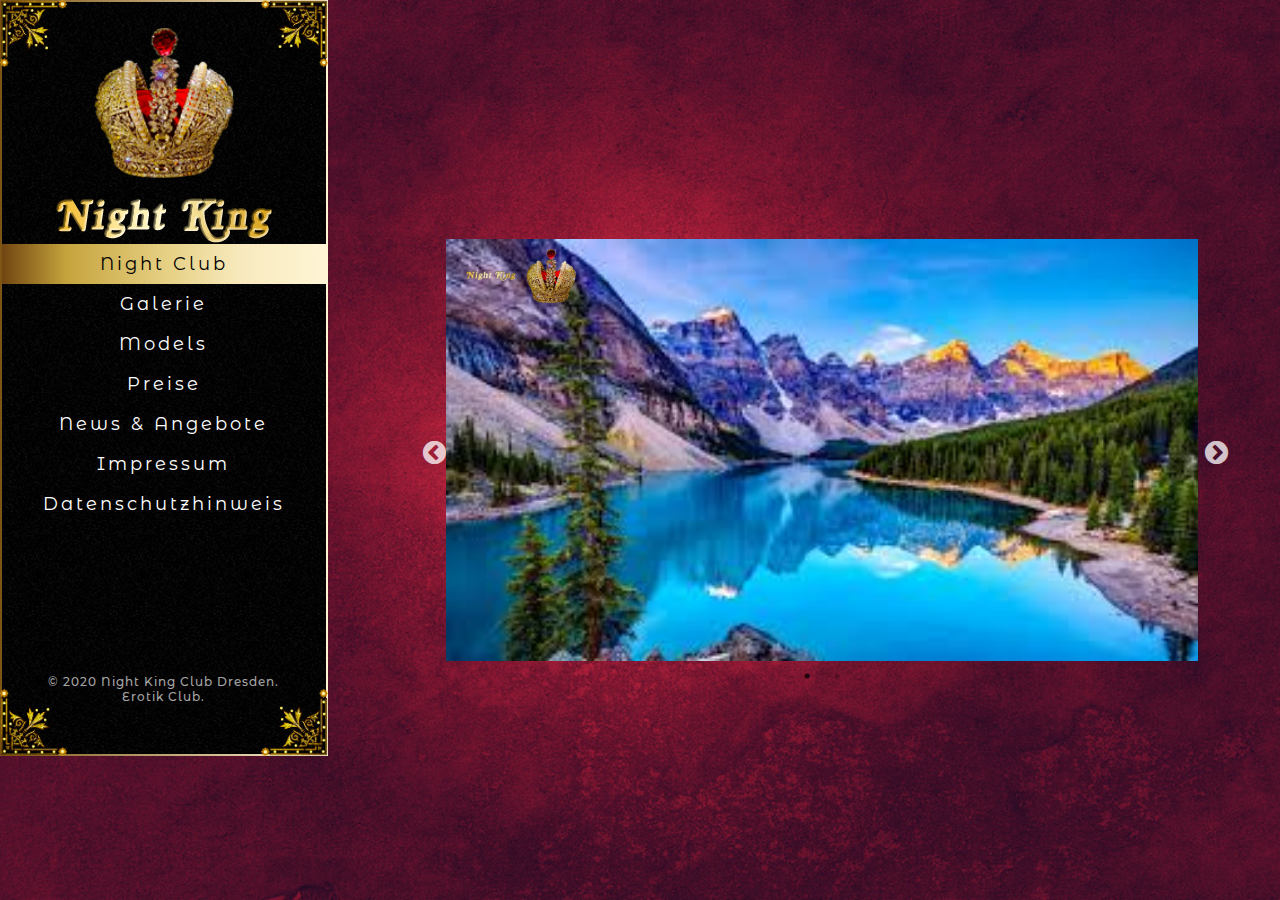
<file: Frontansicht.html>
<!DOCTYPE html>
<html lang="en">
<head>
    <meta charset="UTF-8">
    <meta name="viewport" content="width=device-width, initial-scale=1.0">
    <title>Night King Gallery</title>

    <link href="https://fonts.googleapis.com/css2?family=Montserrat+Alternates&amp;display=swap" rel="stylesheet">
    <link rel="stylesheet" href="css/main.min.css">

    <link rel="stylesheet" href="libs/slick-1.8.1/slick/slick-theme.css">
    <link rel="stylesheet" href="libs/slick-1.8.1/slick/slick.css">

    <link rel="stylesheet" href="fonts/RoyalAcid/style.css">
    <link rel="stylesheet" href="fonts/Roboto/stylesheet.css">
</head>
<body>

<div class="wrapper wrapper-hid wrapper-bg">
  <aside class="aside aside-fix">
    <div class="aside__inner corners">
        <div class="corners-top"></div>
        <div class="corners-bottom"></div>

        <div class="aside__logo">
            <img src="img/aside-logo.png" alt="">
        </div>

        <nav class="aside__nav">
            <a href="index.html" class="aside__nav-link active">
                Night Club
            </a>
            <a href="gallery.html" class="aside__nav-link">
                Galerie
            </a>
            <a href="models.html" class="aside__nav-link">
                Models
            </a>
            <a href="#" class="aside__nav-link">
                Preise
            </a>
            <a href="#" class="aside__nav-link">
                News & Angebote
            </a>
            <a href="impressum.html" class="aside__nav-link">
                Impressum
            </a>
            <a href="datenschutzhinweis.html" class="aside__nav-link fz8">
                Datenschutzhinweis
            </a>
        </nav>
        <!-- /.aside__nav -->

        <div class="aside__copyright">
            © 2020 Night King Club Dresden. Erotik Club.
        </div>
        <!-- /.aside__copyright -->
    </div>
    <!-- /.aside__inner -->
</aside>


  <div class="bar-section">
    <h2 class="absolute models-section__title"><span></span></h2>
    <!-- <h2 class="content__title">
      Bar
    </h2> -->
    <div class="bar-slider">
      <div class="bar-item">
        <span><img src="img/aside-logo.png" alt="">  <img class="kor" src="img/aside-crown.png" alt=""> </span>
        <img src="img/bar-slider/bar-image-1.jpg" alt="">
      </div>
      <div class="bar-item">
        <span><img src="img/aside-logo.png" alt="">  <img class="kor" src="img/aside-crown.png" alt=""> </span>
        <img src="img/bar-slider/bar-image-2.jpg" alt="">
      </div>
    </div>

    
  <div class="bar-gallery">
    <div class="bar-gallery__item">
        <span><img src="img/aside-logo.png" alt="">  <img class="kor" src="img/aside-crown.png" alt=""> </span>
        <img src="img/bar-slider/bar-image-1.jpg" alt="">
    </div>
    <div class="bar-gallery__item">
      <span><img src="img/aside-logo.png" alt="">  <img class="kor" src="img/aside-crown.png" alt=""> </span>
      <img src="img/bar-slider/bar-image-2.jpg" alt="">
  </div>
  <div class="bar-gallery__item">
    <span><img src="img/aside-logo.png" alt="">  <img class="kor" src="img/aside-crown.png" alt=""> </span>
      <img src="img/bar-slider/bar-image-1.jpg" alt="">
  </div>
  <div class="bar-gallery__item">
    <span><img src="img/aside-logo.png" alt="">  <img class="kor" src="img/aside-crown.png" alt=""> </span>
    <img src="img/bar-slider/bar-image-2.jpg" alt="">
</div>
<div class="bar-gallery__item">
  <span><img src="img/aside-logo.png" alt="">  <img class="kor" src="img/aside-crown.png" alt=""> </span>
  <img src="img/bar-slider/bar-image-1.jpg" alt="">
  </div>
  <div class="bar-gallery__item">
    <span><img src="img/aside-logo.png" alt="">  <img class="kor" src="img/aside-crown.png" alt=""> </span>
  <img src="img/bar-slider/bar-image-2.jpg" alt="">
  </div>
  <div class="bar-gallery__item">
    <span><img src="img/aside-logo.png" alt="">  <img class="kor" src="img/aside-crown.png" alt=""> </span>
      <img src="img/bar-slider/bar-image-1.jpg" alt="">
  </div>
  <div class="bar-gallery__item">
    <span><img src="img/aside-logo.png" alt="">  <img class="kor" src="img/aside-crown.png" alt=""> </span>
  <img src="img/bar-slider/bar-image-2.jpg" alt="">
  </div>
</div>


  </div>



</div>


<script src="libs/jquery-3.4.1.min.js"></script>
<script src="libs/slick-1.8.1/slick/slick.min.js"></script>
<script src="js/common.js"></script>
    
</body>
</html>
</file>
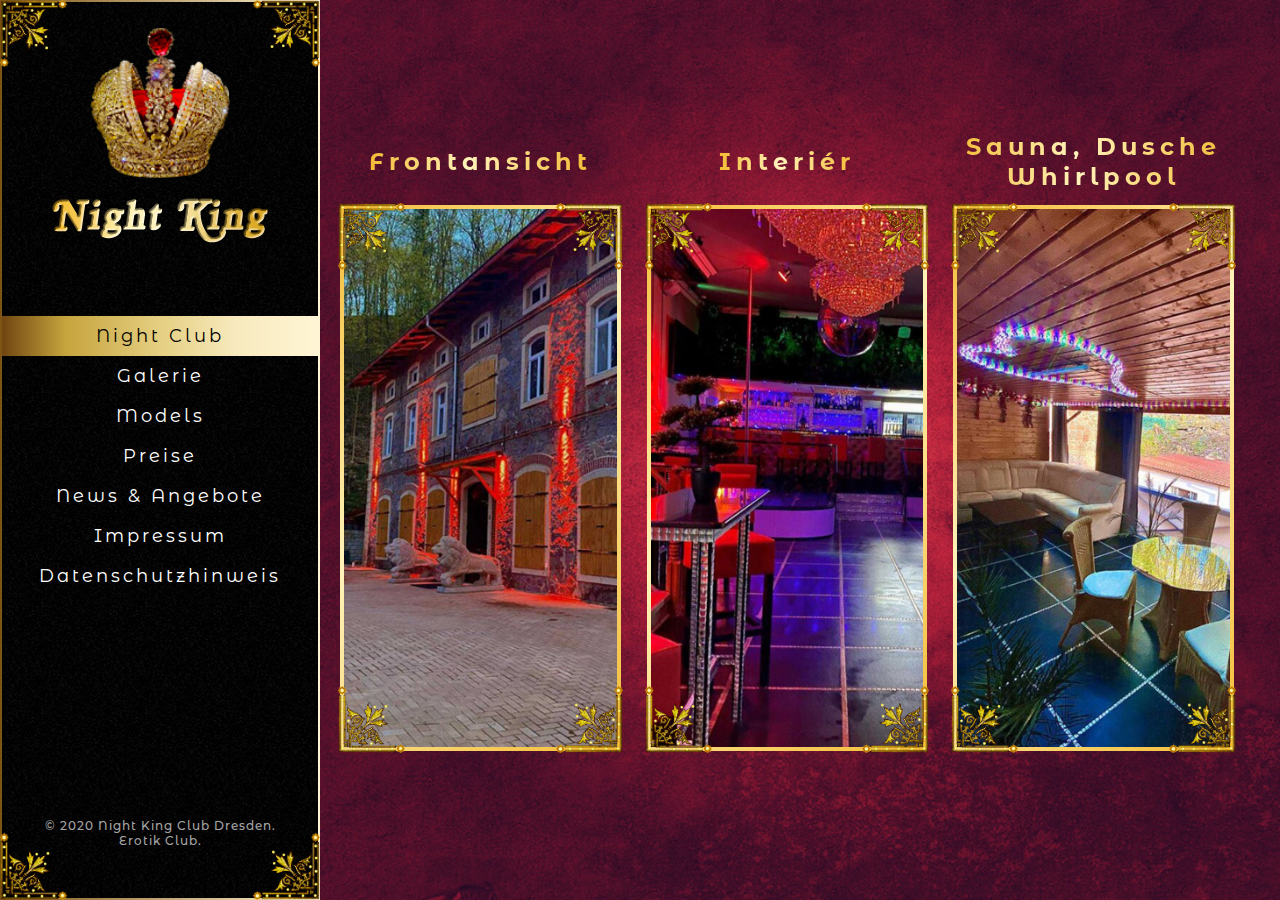
<file: gallery.html>
<!DOCTYPE html>
<html lang="en">
<head>
    <meta charset="UTF-8">
    <meta name="viewport" content="width=device-width, initial-scale=1.0">
    <title>Night King Gallery</title>

    <link href="https://fonts.googleapis.com/css2?family=Montserrat+Alternates&amp;display=swap" rel="stylesheet">
    <link rel="stylesheet" href="css/main.min.css">

    <link rel="stylesheet" href="libs/slick-1.8.1/slick/slick-theme.css">
    <link rel="stylesheet" href="libs/slick-1.8.1/slick/slick.css">

    <link rel="stylesheet" href="fonts/RoyalAcid/style.css">
    <link rel="stylesheet" href="fonts/Roboto/stylesheet.css">
</head>
<body>

<div class="wrapper">
    <aside class="aside">
        <div class="aside__inner corners">
            <div class="corners-top"></div>
            <div class="corners-bottom"></div>

            <div class="aside__logo">
                <img src="img/aside-logo.png" alt="">
            </div>
    
            <nav class="aside__nav">
                <a href="index.html" class="aside__nav-link active">
                    Night Club
                </a>
                <a href="gallery.html" class="aside__nav-link">  
                    Galerie 
                </a>
                <a href="models.html" class="aside__nav-link">
                    Models
                </a>
                <a href="#" class="aside__nav-link">
                    Preise
                </a>
                <a href="#" class="aside__nav-link">
                    News & Angebote
                </a>
                <a href="impressum.html" class="aside__nav-link">
                    Impressum
                </a>
                <a href="datenschutzhinweis.html" class="aside__nav-link fz8">
                    Datenschutzhinweis
                </a>
            </nav>
            <!-- /.aside__nav -->
    
            <div class="aside__copyright">
                © 2020 Night King Club Dresden. Erotik Club.
            </div>
            <!-- /.aside__copyright -->
        </div>
        <!-- /.aside__inner -->
    </aside>
    <!-- /.aside -->

    <div class="gallery-section">
        <div class="gallery-section__inner">
            <div class="gallery-section__item-outer">
                <div class="gallery-section__item">
                    <h2 class="gallery-section__item-title"><span>Frontansicht</span></h2>
    
                    <div class="gallery-section__item-wrapper corners">
                        <div class="corners-top"></div>
                        <div class="corners-bottom"></div>
    
                     <a href="Frontansicht.html"> <img src="img/gallery/gallery-1.jpg" alt=""></a>  
                    </div>
                    <!-- /.gallery-section__item-wrapper -->
                </div>
            </div>

            <div class="gallery-section__item-outer">
                <div class="gallery-section__item">
                    <h2 class="gallery-section__item-title"><span>Interiér</span></h2>
    
                    <div class="gallery-section__item-wrapper corners">
                        <div class="corners-top"></div>
                        <div class="corners-bottom"></div>
                        <a href="/Interiér.html"><img src="img/gallery/gallery-2.jpg" alt=""></a>

                    </div>
                    <!-- /.gallery-section__item-wrapper -->
                </div>
            </div>

            <div class="gallery-section__item-outer">
                <div class="gallery-section__item">
                    <h2 class="gallery-section__item-title"><span>Sauna, Dusche Whirlpool</span></h2>
    
                    <div class="gallery-section__item-wrapper corners">
                        <div class="corners-top"></div>
                        <div class="corners-bottom"></div>
                    <a href="Sauna.html"><img src="img/gallery/gallery-3.jpg" alt=""></a>
 
                    </div>
                    <!-- /.gallery-section__item-wrapper -->
                </div>
            </div>

        </div>
        <!-- /.gallery-section__inner -->
    </div>
    <!-- /.gallery-section -->
</div>
<!-- /.wrapper -->


<script src="libs/jquery-3.4.1.min.js"></script>
<script src="libs/slick-1.8.1/slick/slick.min.js"></script>
<script src="js/common.js"></script>
    
</body>
</html>
</file>
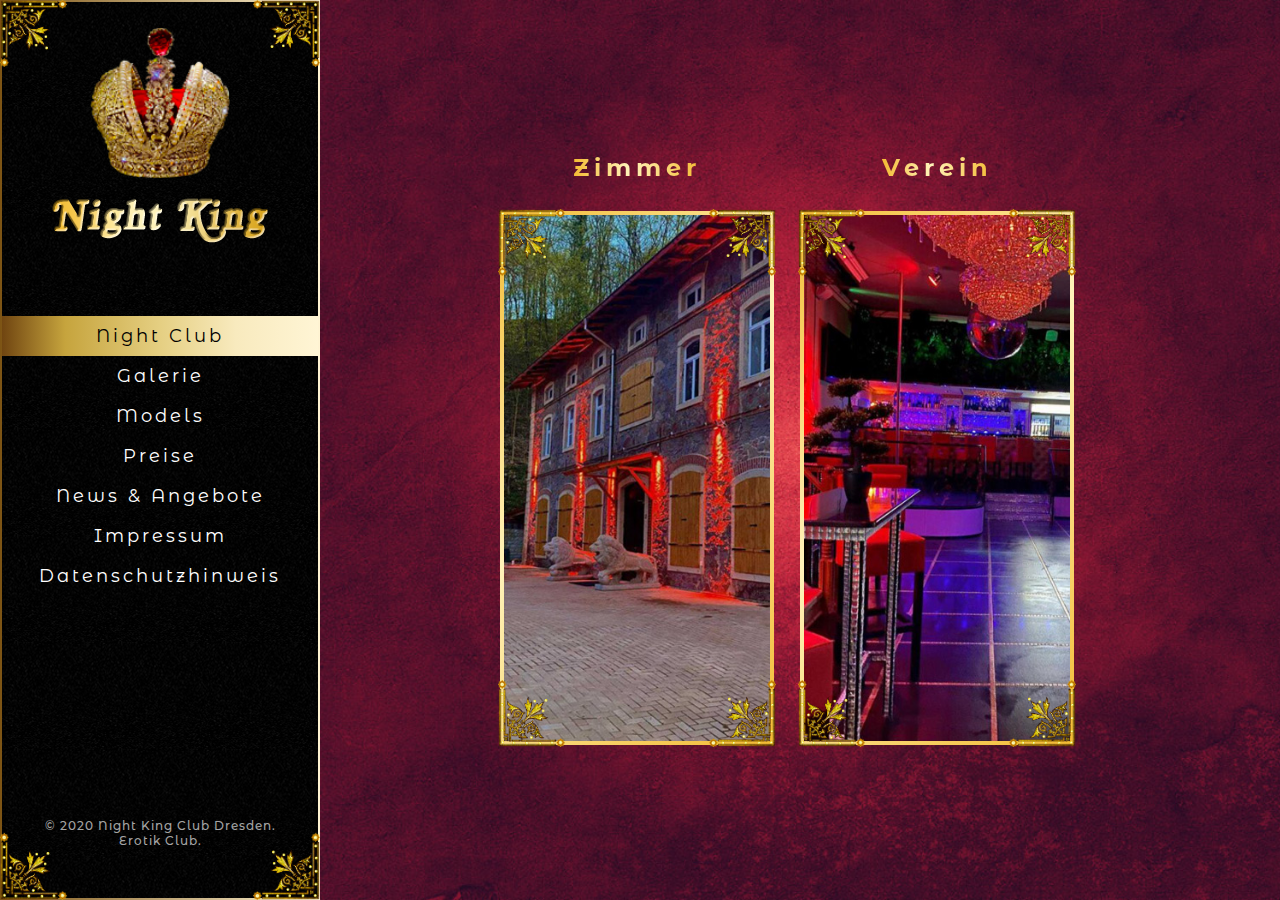
<file: Interiér.html>
<!DOCTYPE html>
<html lang="en">
<head>
    <meta charset="UTF-8">
    <meta name="viewport" content="width=device-width, initial-scale=1.0">
    <title>Night King Gallery</title>

    <link href="https://fonts.googleapis.com/css2?family=Montserrat+Alternates&amp;display=swap" rel="stylesheet">
    <link rel="stylesheet" href="css/main.min.css">

    <link rel="stylesheet" href="libs/slick-1.8.1/slick/slick-theme.css">
    <link rel="stylesheet" href="libs/slick-1.8.1/slick/slick.css">

    <link rel="stylesheet" href="fonts/RoyalAcid/style.css">
    <link rel="stylesheet" href="fonts/Roboto/stylesheet.css">
</head>
<body>

<div class="wrapper">
    <aside class="aside">
        <div class="aside__inner corners">
            <div class="corners-top"></div>
            <div class="corners-bottom"></div>

            <div class="aside__logo">
                <img src="img/aside-logo.png" alt="">
            </div>
    
            <nav class="aside__nav">
              <a href="index.html" class="aside__nav-link active">
                  Night Club
              </a>
              <a href="gallery.html" class="aside__nav-link">
                  Galerie
              </a>
              <a href="models.html" class="aside__nav-link">
                  Models
              </a>
              <a href="#" class="aside__nav-link">
                  Preise
              </a>
              <a href="#" class="aside__nav-link">
                  News & Angebote
              </a>
              <a href="impressum.html" class="aside__nav-link">
                  Impressum
              </a>
              <a href="datenschutzhinweis.html" class="aside__nav-link fz8">
                  Datenschutzhinweis
              </a>
          </nav>
            <!-- /.aside__nav -->
    
            <div class="aside__copyright">
                © 2020 Night King Club Dresden. Erotik Club.
            </div>
            <!-- /.aside__copyright -->
        </div>
        <!-- /.aside__inner -->
    </aside>
    <!-- /.aside -->

    <div class="gallery-section">
        <div class="gallery-section__inner">
            <div class="gallery-section__item-outer">
                <div class="gallery-section__item">
                    <h2 class="gallery-section__item-title"><span>Zimmer</span></h2>
    
                    <div class="gallery-section__item-wrapper corners">
                        <div class="corners-top"></div>
                        <div class="corners-bottom"></div>
    
                      <a href="/bar.html"><img src="img/gallery/gallery-1.jpg" alt=""></a>  
                    </div>
                    <!-- /.gallery-section__item-wrapper -->
                </div>
            </div>

            <div class="gallery-section__item-outer">
                <div class="gallery-section__item">
                    <h2 class="gallery-section__item-title"><span>Verein</span></h2>
    
                    <div class="gallery-section__item-wrapper corners">
                        <div class="corners-top"></div>
                        <div class="corners-bottom"></div>
                      <a href="room.html"><img src="img/gallery/gallery-2.jpg" alt=""></a>
                        
                    </div>
                    <!-- /.gallery-section__item-wrapper -->
                </div>
            </div>


        </div>
        <!-- /.gallery-section__inner -->
    </div>
    <!-- /.gallery-section -->
</div>
<!-- /.wrapper -->


<script src="libs/jquery-3.4.1.min.js"></script>
<script src="libs/slick-1.8.1/slick/slick.min.js"></script>
<script src="js/common.js"></script>
    
</body>
</html>
</file>
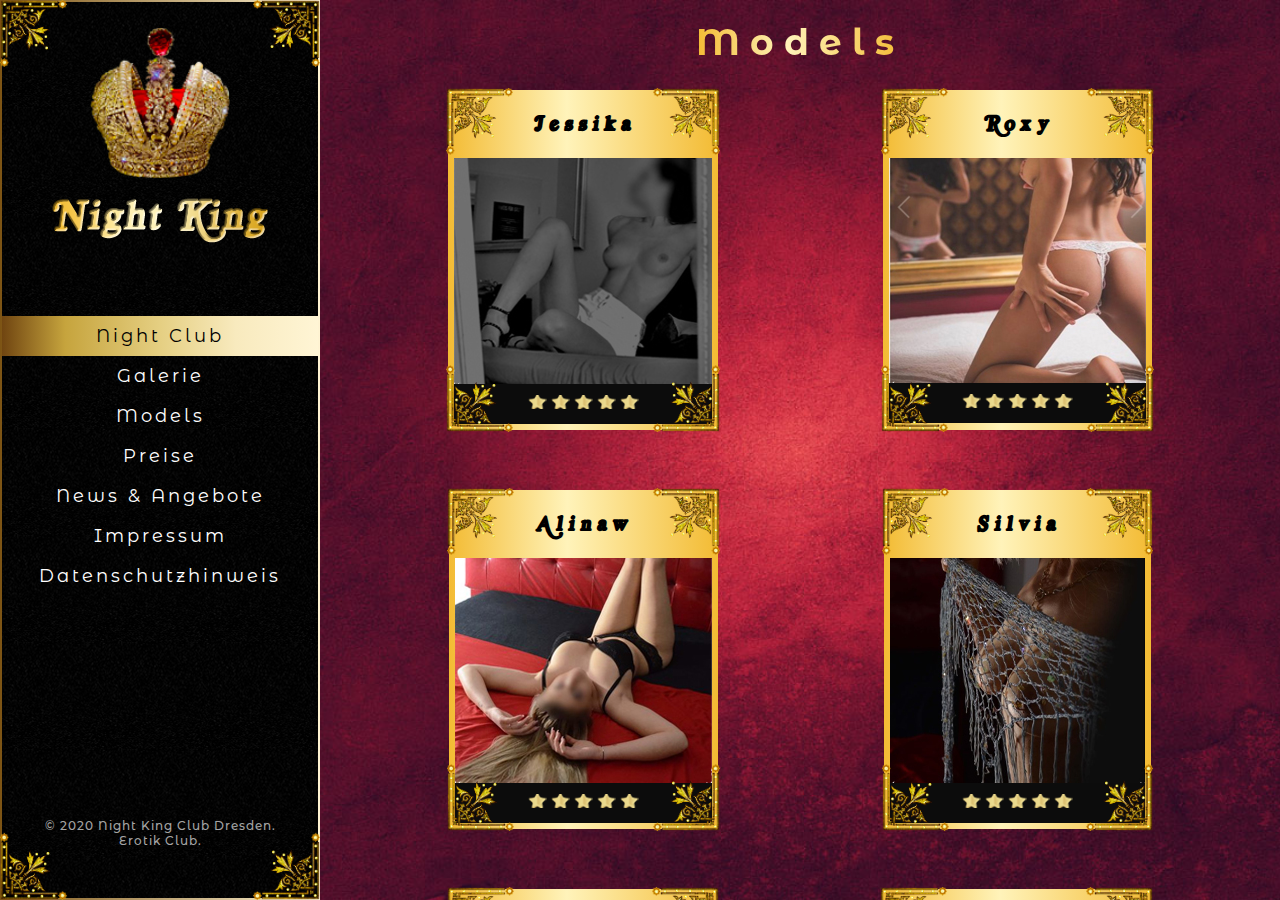
<file: models.html>
<!DOCTYPE html>
<html lang="en">

<head>
    <meta charset="UTF-8">
    <meta name="viewport" content="width=device-width, initial-scale=1.0">
    <title>Night King Models</title>

    <link href="https://fonts.googleapis.com/css2?family=Montserrat+Alternates&amp;display=swap" rel="stylesheet">
    <link rel="stylesheet" href="css/main.min.css">

    <link rel="stylesheet" href="libs/slick-1.8.1/slick/slick-theme.css">
    <link rel="stylesheet" href="libs/slick-1.8.1/slick/slick.css">

    <link rel="stylesheet" href="fonts/RoyalAcid/style.css">

    <link rel="stylesheet" href="fonts/Roboto/stylesheet.css">
</head>

<body>

<div class="wrapper">
    <aside class="aside">
        <div class="aside__inner corners">
            <div class="corners-top"></div>
            <div class="corners-bottom"></div>

            <div class="aside__logo">
                <img src="img/aside-logo.png" alt="">
            </div>

            <nav class="aside__nav">
                <a href="index.html" class="aside__nav-link active">
                    Night Club
                </a>
                <a href="gallery.html" class="aside__nav-link">
                    Galerie
                </a>
                <a href="models.html" class="aside__nav-link">
                    Models
                </a>
                <a href="#" class="aside__nav-link">
                    Preise
                </a>
                <a href="#" class="aside__nav-link">
                    News & Angebote
                </a>
                <a href="impressum.html" class="aside__nav-link">
                    Impressum
                </a>
                <a href="datenschutzhinweis.html" class="aside__nav-link fz8">
                    Datenschutzhinweis
                </a>
            </nav>
            <!-- /.aside__nav -->

            <div class="aside__copyright">
                © 2020 Night King Club Dresden. Erotik Club.
            </div>
            <!-- /.aside__copyright -->
        </div>
        <!-- /.aside__inner -->
    </aside>
    <!-- /.aside -->

    <div class="models-section">
        <h2 class="models-section__title"><span>Models</span></h2>

        <div class="models-section__wrapper">
            <div class="models-section__item button corners" data-id="six">
                <div class="corners-top"></div>
                <div class="corners-bottom"></div>

                <div class="models-section__item-header">
                    <strong class="models-section__item-name">
                        Jessika
                    </strong>
                </div>

                <div class="models-section__item-body">
                    <div class="models-section__item-photo">
                        <img src="img/putana-1.jpg" alt="">
                    </div>
                </div>

                <div class="models-section__item-footer">
                    <div class="models-section__item-rating">
                        <img src="img/rating-star.png" alt="">
                        <img src="img/rating-star.png" alt="">
                        <img src="img/rating-star.png" alt="">
                        <img src="img/rating-star.png" alt="">
                        <img src="img/rating-star.png" alt="">
                    </div>
                </div>
            </div>

            <div class="models-section__item button corners" data-id="six">
                <div class="corners-top"></div>
                <div class="corners-bottom"></div>

                <div class="models-section__item-header">
                    <strong class="models-section__item-name">
                        Roxy
                    </strong>
                </div>

                <div class="models-section__item-body">
                    <div class="models-section__item-photo">
                        <img src="img/putana-2.jpg" alt="">
                    </div>
                </div>

                <div class="models-section__item-footer">
                    <div class="models-section__item-rating">
                        <img src="img/rating-star.png" alt="">
                        <img src="img/rating-star.png" alt="">
                        <img src="img/rating-star.png" alt="">
                        <img src="img/rating-star.png" alt="">
                        <img src="img/rating-star.png" alt="">
                    </div>
                </div>
            </div>

            <div class="models-section__item button corners" data-id="six">
                <div class="corners-top"></div>
                <div class="corners-bottom"></div>

                <div class="models-section__item-header">
                    <strong class="models-section__item-name">
                        Alinaw
                    </strong>
                </div>

                <div class="models-section__item-body">
                    <div class="models-section__item-photo">
                        <img src="img/putana-3.jpg" alt="">
                    </div>
                </div>

                <div class="models-section__item-footer">
                    <div class="models-section__item-rating">
                        <img src="img/rating-star.png" alt="">
                        <img src="img/rating-star.png" alt="">
                        <img src="img/rating-star.png" alt="">
                        <img src="img/rating-star.png" alt="">
                        <img src="img/rating-star.png" alt="">
                    </div>
                </div>
            </div>

            <div class="models-section__item button corners" data-id="six">
                <div class="corners-top"></div>
                <div class="corners-bottom"></div>

                <div class="models-section__item-header">
                    <strong class="models-section__item-name">
                        Silvia
                    </strong>
                </div>

                <div class="models-section__item-body">
                    <div class="models-section__item-photo">
                        <img src="img/putana-4.jpg" alt="">
                    </div>
                </div>

                <div class="models-section__item-footer">
                    <div class="models-section__item-rating">
                        <img src="img/rating-star.png" alt="">
                        <img src="img/rating-star.png" alt="">
                        <img src="img/rating-star.png" alt="">
                        <img src="img/rating-star.png" alt="">
                        <img src="img/rating-star.png" alt="">
                    </div>
                </div>
            </div>

            <div class="models-section__item button corners" data-id="six">
                <div class="corners-top"></div>
                <div class="corners-bottom"></div>

                <div class="models-section__item-header">
                    <strong class="models-section__item-name">
                        Franceska
                    </strong>
                </div>

                <div class="models-section__item-body">
                    <div class="models-section__item-photo">
                        <img src="img/putana-5.jpg" alt="">
                    </div>
                </div>

                <div class="models-section__item-footer">
                    <div class="models-section__item-rating">
                        <img src="img/rating-star.png" alt="">
                        <img src="img/rating-star.png" alt="">
                        <img src="img/rating-star.png" alt="">
                        <img src="img/rating-star.png" alt="">
                        <img src="img/rating-star.png" alt="">
                    </div>
                </div>
            </div>

            <div class="models-section__item button corners" data-id="six">
                <div class="corners-top"></div>
                <div class="corners-bottom"></div>

                <div class="models-section__item-header">
                    <strong class="models-section__item-name">
                        Blondie
                    </strong>
                </div>

                <div class="models-section__item-body">
                    <div class="models-section__item-photo">
                        <img src="img/putana-6.jpg" alt="">
                    </div>
                </div>

                <div class="models-section__item-footer">
                    <div class="models-section__item-rating">
                        <img src="img/rating-star.png" alt="">
                        <img src="img/rating-star.png" alt="">
                        <img src="img/rating-star.png" alt="">
                        <img src="img/rating-star.png" alt="">
                        <img src="img/rating-star.png" alt="">
                    </div>
                </div>
            </div>

            <div class="models-section__item button corners" data-id="six">
                <div class="corners-top"></div>
                <div class="corners-bottom"></div>

                <div class="models-section__item-header">
                    <strong class="models-section__item-name">
                        Jessika
                    </strong>
                </div>

                <div class="models-section__item-body">
                    <div class="models-section__item-photo">
                        <img src="img/putana-1.jpg" alt="">
                    </div>
                </div>

                <div class="models-section__item-footer">
                    <div class="models-section__item-rating">
                        <img src="img/rating-star.png" alt="">
                        <img src="img/rating-star.png" alt="">
                        <img src="img/rating-star.png" alt="">
                        <img src="img/rating-star.png" alt="">
                        <img src="img/rating-star.png" alt="">
                    </div>
                </div>
            </div>

            <div class="models-section__item button corners" data-id="six">
                <div class="corners-top"></div>
                <div class="corners-bottom"></div>

                <div class="models-section__item-header">
                    <strong class="models-section__item-name">
                        Roxy
                    </strong>
                </div>

                <div class="models-section__item-body">
                    <div class="models-section__item-photo">
                        <img src="img/putana-2.jpg" alt="">
                    </div>
                </div>

                <div class="models-section__item-footer">
                    <div class="models-section__item-rating">
                        <img src="img/rating-star.png" alt="">
                        <img src="img/rating-star.png" alt="">
                        <img src="img/rating-star.png" alt="">
                        <img src="img/rating-star.png" alt="">
                        <img src="img/rating-star.png" alt="">
                    </div>
                </div>
            </div>

            <div class="models-section__item button corners" data-id="six">
                <div class="corners-top"></div>
                <div class="corners-bottom"></div>

                <div class="models-section__item-header">
                    <strong class="models-section__item-name">
                        Alinaw
                    </strong>
                </div>

                <div class="models-section__item-body">
                    <div class="models-section__item-photo">
                        <img src="img/putana-3.jpg" alt="">
                    </div>
                </div>

                <div class="models-section__item-footer">
                    <div class="models-section__item-rating">
                        <img src="img/rating-star.png" alt="">
                        <img src="img/rating-star.png" alt="">
                        <img src="img/rating-star.png" alt="">
                        <img src="img/rating-star.png" alt="">
                        <img src="img/rating-star.png" alt="">
                    </div>
                </div>
            </div>

            <div class="models-section__item button corners" data-id="six">
                <div class="corners-top"></div>
                <div class="corners-bottom"></div>

                <div class="models-section__item-header">
                    <strong class="models-section__item-name">
                        Silvia
                    </strong>
                </div>

                <div class="models-section__item-body">
                    <div class="models-section__item-photo">
                        <img src="img/putana-4.jpg" alt="">
                    </div>
                </div>

                <div class="models-section__item-footer">
                    <div class="models-section__item-rating">
                        <img src="img/rating-star.png" alt="">
                        <img src="img/rating-star.png" alt="">
                        <img src="img/rating-star.png" alt="">
                        <img src="img/rating-star.png" alt="">
                        <img src="img/rating-star.png" alt="">
                    </div>
                </div>
            </div>

            <div class="models-section__item button corners" data-id="six">
                <div class="corners-top"></div>
                <div class="corners-bottom"></div>

                <div class="models-section__item-header">
                    <strong class="models-section__item-name">
                        Franceska
                    </strong>
                </div>

                <div class="models-section__item-body">
                    <div class="models-section__item-photo">
                        <img src="img/putana-5.jpg" alt="">
                    </div>
                </div>

                <div class="models-section__item-footer">
                    <div class="models-section__item-rating">
                        <img src="img/rating-star.png" alt="">
                        <img src="img/rating-star.png" alt="">
                        <img src="img/rating-star.png" alt="">
                        <img src="img/rating-star.png" alt="">
                        <img src="img/rating-star.png" alt="">
                    </div>
                </div>
            </div>

            <div class="models-section__item button corners" data-id="six">
                <div class="corners-top"></div>
                <div class="corners-bottom"></div>

                <div class="models-section__item-header">
                    <strong class="models-section__item-name">
                        Blondie
                    </strong>
                </div>

                <div class="models-section__item-body">
                    <div class="models-section__item-photo">
                        <img src="img/putana-6.jpg" alt="">
                    </div>
                </div>

                <div class="models-section__item-footer">
                    <div class="models-section__item-rating">
                        <img src="img/rating-star.png" alt="">
                        <img src="img/rating-star.png" alt="">
                        <img src="img/rating-star.png" alt="">
                        <img src="img/rating-star.png" alt="">
                        <img src="img/rating-star.png" alt="">
                    </div>
                </div>
            </div>

            <div class="models-section__item button corners" data-id="six">
                <div class="corners-top"></div>
                <div class="corners-bottom"></div>

                <div class="models-section__item-header">
                    <strong class="models-section__item-name">
                        Jessika
                    </strong>
                </div>

                <div class="models-section__item-body">
                    <div class="models-section__item-photo">
                        <img src="img/putana-1.jpg" alt="">
                    </div>
                </div>

                <div class="models-section__item-footer">
                    <div class="models-section__item-rating">
                        <img src="img/rating-star.png" alt="">
                        <img src="img/rating-star.png" alt="">
                        <img src="img/rating-star.png" alt="">
                        <img src="img/rating-star.png" alt="">
                        <img src="img/rating-star.png" alt="">
                    </div>
                </div>
            </div>

            <div class="models-section__item button corners" data-id="six">
                <div class="corners-top"></div>
                <div class="corners-bottom"></div>

                <div class="models-section__item-header">
                    <strong class="models-section__item-name">
                        Roxy
                    </strong>
                </div>

                <div class="models-section__item-body">
                    <div class="models-section__item-photo">
                        <img src="img/putana-2.jpg" alt="">
                    </div>
                </div>

                <div class="models-section__item-footer">
                    <div class="models-section__item-rating">
                        <img src="img/rating-star.png" alt="">
                        <img src="img/rating-star.png" alt="">
                        <img src="img/rating-star.png" alt="">
                        <img src="img/rating-star.png" alt="">
                        <img src="img/rating-star.png" alt="">
                    </div>
                </div>
            </div>

            <div class="models-section__item button corners" data-id="six">
                <div class="corners-top"></div>
                <div class="corners-bottom"></div>

                <div class="models-section__item-header">
                    <strong class="models-section__item-name">
                        Alinaw
                    </strong>
                </div>

                <div class="models-section__item-body">
                    <div class="models-section__item-photo">
                        <img src="img/putana-3.jpg" alt="">
                    </div>
                </div>

                <div class="models-section__item-footer">
                    <div class="models-section__item-rating">
                        <img src="img/rating-star.png" alt="">
                        <img src="img/rating-star.png" alt="">
                        <img src="img/rating-star.png" alt="">
                        <img src="img/rating-star.png" alt="">
                        <img src="img/rating-star.png" alt="">
                    </div>
                </div>
            </div>

            <div class="models-section__item button corners" data-id="six">
                <div class="corners-top"></div>
                <div class="corners-bottom"></div>

                <div class="models-section__item-header">
                    <strong class="models-section__item-name">
                        Silvia
                    </strong>
                </div>

                <div class="models-section__item-body">
                    <div class="models-section__item-photo">
                        <img src="img/putana-4.jpg" alt="">
                    </div>
                </div>

                <div class="models-section__item-footer">
                    <div class="models-section__item-rating">
                        <img src="img/rating-star.png" alt="">
                        <img src="img/rating-star.png" alt="">
                        <img src="img/rating-star.png" alt="">
                        <img src="img/rating-star.png" alt="">
                        <img src="img/rating-star.png" alt="">
                    </div>
                </div>
            </div>

            <div class="models-section__item button corners" data-id="six">
                <div class="corners-top"></div>
                <div class="corners-bottom"></div>

                <div class="models-section__item-header">
                    <strong class="models-section__item-name">
                        Franceska
                    </strong>
                </div>

                <div class="models-section__item-body">
                    <div class="models-section__item-photo">
                        <img src="img/putana-5.jpg" alt="">
                    </div>
                </div>

                <div class="models-section__item-footer">
                    <div class="models-section__item-rating">
                        <img src="img/rating-star.png" alt="">
                        <img src="img/rating-star.png" alt="">
                        <img src="img/rating-star.png" alt="">
                        <img src="img/rating-star.png" alt="">
                        <img src="img/rating-star.png" alt="">
                    </div>
                </div>
            </div>

            <div class="models-section__item button corners" data-id="six">
                <div class="corners-top"></div>
                <div class="corners-bottom"></div>

                <div class="models-section__item-header">
                    <strong class="models-section__item-name">
                        Blondie
                    </strong>
                </div>

                <div class="models-section__item-body">
                    <div class="models-section__item-photo">
                        <img src="img/putana-6.jpg" alt="">
                    </div>
                </div>

                <div class="models-section__item-footer">
                    <div class="models-section__item-rating">
                        <img src="img/rating-star.png" alt="">
                        <img src="img/rating-star.png" alt="">
                        <img src="img/rating-star.png" alt="">
                        <img src="img/rating-star.png" alt="">
                        <img src="img/rating-star.png" alt="">
                    </div>
                </div>
            </div>

            <div class="models-section__item button corners" data-id="six">
                <div class="corners-top"></div>
                <div class="corners-bottom"></div>

                <div class="models-section__item-header">
                    <strong class="models-section__item-name">
                        Jessika
                    </strong>
                </div>

                <div class="models-section__item-body">
                    <div class="models-section__item-photo">
                        <img src="img/putana-1.jpg" alt="">
                    </div>
                </div>

                <div class="models-section__item-footer">
                    <div class="models-section__item-rating">
                        <img src="img/rating-star.png" alt="">
                        <img src="img/rating-star.png" alt="">
                        <img src="img/rating-star.png" alt="">
                        <img src="img/rating-star.png" alt="">
                        <img src="img/rating-star.png" alt="">
                    </div>
                </div>
            </div>

            <div class="models-section__item button corners" data-id="six">
                <div class="corners-top"></div>
                <div class="corners-bottom"></div>

                <div class="models-section__item-header">
                    <strong class="models-section__item-name">
                        Roxy
                    </strong>
                </div>

                <div class="models-section__item-body">
                    <div class="models-section__item-photo">
                        <img src="img/putana-2.jpg" alt="">
                    </div>
                </div>

                <div class="models-section__item-footer">
                    <div class="models-section__item-rating">
                        <img src="img/rating-star.png" alt="">
                        <img src="img/rating-star.png" alt="">
                        <img src="img/rating-star.png" alt="">
                        <img src="img/rating-star.png" alt="">
                        <img src="img/rating-star.png" alt="">
                    </div>
                </div>
            </div>

            <div class="models-section__item button corners" data-id="six">
                <div class="corners-top"></div>
                <div class="corners-bottom"></div>

                <div class="models-section__item-header">
                    <strong class="models-section__item-name">
                        Alinaw
                    </strong>
                </div>

                <div class="models-section__item-body">
                    <div class="models-section__item-photo">
                        <img src="img/putana-3.jpg" alt="">
                    </div>
                </div>

                <div class="models-section__item-footer">
                    <div class="models-section__item-rating">
                        <img src="img/rating-star.png" alt="">
                        <img src="img/rating-star.png" alt="">
                        <img src="img/rating-star.png" alt="">
                        <img src="img/rating-star.png" alt="">
                        <img src="img/rating-star.png" alt="">
                    </div>
                </div>
            </div>

            <div class="models-section__item button corners" data-id="six">
                <div class="corners-top"></div>
                <div class="corners-bottom"></div>

                <div class="models-section__item-header">
                    <strong class="models-section__item-name">
                        Silvia
                    </strong>
                </div>

                <div class="models-section__item-body">
                    <div class="models-section__item-photo">
                        <img src="img/putana-4.jpg" alt="">
                    </div>
                </div>

                <div class="models-section__item-footer">
                    <div class="models-section__item-rating">
                        <img src="img/rating-star.png" alt="">
                        <img src="img/rating-star.png" alt="">
                        <img src="img/rating-star.png" alt="">
                        <img src="img/rating-star.png" alt="">
                        <img src="img/rating-star.png" alt="">
                    </div>
                </div>
            </div>

            <div class="models-section__item button corners" data-id="six">
                <div class="corners-top"></div>
                <div class="corners-bottom"></div>

                <div class="models-section__item-header">
                    <strong class="models-section__item-name">
                        Franceska
                    </strong>
                </div>

                <div class="models-section__item-body">
                    <div class="models-section__item-photo">
                        <img src="img/putana-5.jpg" alt="">
                    </div>
                </div>

                <div class="models-section__item-footer">
                    <div class="models-section__item-rating">
                        <img src="img/rating-star.png" alt="">
                        <img src="img/rating-star.png" alt="">
                        <img src="img/rating-star.png" alt="">
                        <img src="img/rating-star.png" alt="">
                        <img src="img/rating-star.png" alt="">
                    </div>
                </div>
            </div>

            <div class="models-section__item button corners" data-id="six">
                <div class="corners-top"></div>
                <div class="corners-bottom"></div>

                <div class="models-section__item-header">
                    <strong class="models-section__item-name">
                        Blondie
                    </strong>
                </div>

                <div class="models-section__item-body">
                    <div class="models-section__item-photo">
                        <img src="img/putana-6.jpg" alt="">
                    </div>
                </div>

                <div class="models-section__item-footer">
                    <div class="models-section__item-rating">
                        <img src="img/rating-star.png" alt="">
                        <img src="img/rating-star.png" alt="">
                        <img src="img/rating-star.png" alt="">
                        <img src="img/rating-star.png" alt="">
                        <img src="img/rating-star.png" alt="">
                    </div>
                </div>
            </div>

            <div class="models-section__item button corners" data-id="six">
                <div class="corners-top"></div>
                <div class="corners-bottom"></div>

                <div class="models-section__item-header">
                    <strong class="models-section__item-name">
                        Jessika
                    </strong>
                </div>

                <div class="models-section__item-body">
                    <div class="models-section__item-photo">
                        <img src="img/putana-1.jpg" alt="">
                    </div>
                </div>

                <div class="models-section__item-footer">
                    <div class="models-section__item-rating">
                        <img src="img/rating-star.png" alt="">
                        <img src="img/rating-star.png" alt="">
                        <img src="img/rating-star.png" alt="">
                        <img src="img/rating-star.png" alt="">
                        <img src="img/rating-star.png" alt="">
                    </div>
                </div>
            </div>

            <div class="models-section__item button corners" data-id="six">
                <div class="corners-top"></div>
                <div class="corners-bottom"></div>

                <div class="models-section__item-header">
                    <strong class="models-section__item-name">
                        Roxy
                    </strong>
                </div>

                <div class="models-section__item-body">
                    <div class="models-section__item-photo">
                        <img src="img/putana-2.jpg" alt="">
                    </div>
                </div>

                <div class="models-section__item-footer">
                    <div class="models-section__item-rating">
                        <img src="img/rating-star.png" alt="">
                        <img src="img/rating-star.png" alt="">
                        <img src="img/rating-star.png" alt="">
                        <img src="img/rating-star.png" alt="">
                        <img src="img/rating-star.png" alt="">
                    </div>
                </div>
            </div>

            <div class="models-section__item button corners" data-id="six">
                <div class="corners-top"></div>
                <div class="corners-bottom"></div>

                <div class="models-section__item-header">
                    <strong class="models-section__item-name">
                        Alinaw
                    </strong>
                </div>

                <div class="models-section__item-body">
                    <div class="models-section__item-photo">
                        <img src="img/putana-3.jpg" alt="">
                    </div>
                </div>

                <div class="models-section__item-footer">
                    <div class="models-section__item-rating">
                        <img src="img/rating-star.png" alt="">
                        <img src="img/rating-star.png" alt="">
                        <img src="img/rating-star.png" alt="">
                        <img src="img/rating-star.png" alt="">
                        <img src="img/rating-star.png" alt="">
                    </div>
                </div>
            </div>

            <div class="models-section__item button corners" data-id="six">
                <div class="corners-top"></div>
                <div class="corners-bottom"></div>

                <div class="models-section__item-header">
                    <strong class="models-section__item-name">
                        Silvia
                    </strong>
                </div>

                <div class="models-section__item-body">
                    <div class="models-section__item-photo">
                        <img src="img/putana-4.jpg" alt="">
                    </div>
                </div>

                <div class="models-section__item-footer">
                    <div class="models-section__item-rating">
                        <img src="img/rating-star.png" alt="">
                        <img src="img/rating-star.png" alt="">
                        <img src="img/rating-star.png" alt="">
                        <img src="img/rating-star.png" alt="">
                        <img src="img/rating-star.png" alt="">
                    </div>
                </div>
            </div>

            <div class="models-section__item button corners" data-id="six">
                <div class="corners-top"></div>
                <div class="corners-bottom"></div>

                <div class="models-section__item-header">
                    <strong class="models-section__item-name">
                        Franceska
                    </strong>
                </div>

                <div class="models-section__item-body">
                    <div class="models-section__item-photo">
                        <img src="img/putana-5.jpg" alt="">
                    </div>
                </div>

                <div class="models-section__item-footer">
                    <div class="models-section__item-rating">
                        <img src="img/rating-star.png" alt="">
                        <img src="img/rating-star.png" alt="">
                        <img src="img/rating-star.png" alt="">
                        <img src="img/rating-star.png" alt="">
                        <img src="img/rating-star.png" alt="">
                    </div>
                </div>
            </div>

            <div class="models-section__item button corners" data-id="six">
                <div class="corners-top"></div>
                <div class="corners-bottom"></div>

                <div class="models-section__item-header">
                    <strong class="models-section__item-name">
                        Blondie
                    </strong>
                </div>

                <div class="models-section__item-body">
                    <div class="models-section__item-photo">
                        <img src="img/putana-6.jpg" alt="">
                    </div>
                </div>

                <div class="models-section__item-footer">
                    <div class="models-section__item-rating">
                        <img src="img/rating-star.png" alt="">
                        <img src="img/rating-star.png" alt="">
                        <img src="img/rating-star.png" alt="">
                        <img src="img/rating-star.png" alt="">
                        <img src="img/rating-star.png" alt="">
                    </div>
                </div>
            </div>
        </div>
        <!-- /.models-section__wrapper -->
    </div>
    <!-- /.models-section -->
</div>
<!-- /.wrapper -->

<div class="girl-card">
    <div class="girl-card__close closeGirlCard"></div>
    <div class="girl-card__inner">
        <div class="girl-card__photos">
            <div class="girl-card__photo">
                <img src="img/girl-card/girl-card-1.jpg" alt="">
            </div>
            <div class="girl-card__photo">
                <img src="img/girl-card/girl-card-2.jpg" alt="">
            </div>
            <div class="girl-card__photo">
                <img src="img/girl-card/girl-card-3.jpg" alt="">
            </div>
            <div class="girl-card__photo">
                <img src="img/girl-card/girl-card-1.jpg" alt="">
            </div>
            <div class="girl-card__photo">
                <img src="img/girl-card/girl-card-2.jpg" alt="">
            </div>
            <div class="girl-card__photo">
                <img src="img/girl-card/girl-card-3.jpg" alt="">
            </div>
            <div class="girl-card__photo">
                <img src="img/girl-card/girl-card-1.jpg" alt="">
            </div>
            <div class="girl-card__photo">
                <img src="img/girl-card/girl-card-2.jpg" alt="">
            </div>
            <div class="girl-card__photo">
                <img src="img/girl-card/girl-card-3.jpg" alt="">
            </div>
        </div>

        <div class="girl-card__text">
            <strong class="girl-card__name">Roxy</strong>

            <h3 class="girl-card__subtitle">Größe</h3>

            <div class="girl-card__info">
                <div class="girl-card__info-line">
                    <strong>Alter:</strong>
                    <span>20</span>
                </div>

                <div class="girl-card__info-line">
                    <strong>Körpergröße: </strong>
                    <span>170 cm</span>
                </div>

                <div class="girl-card__info-line">
                    <strong>Intimrasur:</strong>
                    <span>rasiert</span>
                </div>

                <div class="girl-card__info-line">
                    <strong>Figur:</strong>
                    <span>schlank</span>
                </div>

                <div class="girl-card__info-line">
                    <strong>Haarfarbe:</strong>
                    <span>schwarz, rückenlang</span>
                </div>

                <div class="girl-card__info-line">
                    <strong>Preisklasse:</strong>
                    <span>150 €/h</span>
                </div>

                <div class="girl-card__info-line">
                    <strong>Sprachen:</strong>
                    <span>Deutsch</span>
                </div>
            </div>

            <h2 class="girl-card__info-title">
                Services
            </h2>

            <div class="girl-card__info-text">
                <p>
                    GV, AV, Franz., Franz. bei Ihr, Franz. beidseitig, D*p Thr*t, Span./BV, Zu dritt (MMF), SW,
                    Herrenrunde, GS, ZK, Schmusen, Kuscheln, Körperküsse, AV bei Ihm, DS aktiv/passiv, ZA
                    aktiv/passiv, FA / An*l-Massagen aktiv/passiv, GB passiv, KB aktiv/passiv, Fingerspiele
                    aktiv/passiv, EL, Mast., LS/Duo, Bade-/Duschservice, extra langes Vorspiel, gekonnter
                    Striptease, RS, Verbalerotik, Intimrasur, Strapserotik, erot. Massagen, HE, Ganzkörpermassage,
                    Intim-Massagen, Öl-Massage, Dom. Biz.-Spielchen, Fetisch-Spielchen, Lack u. Leder, Latex, WS,
                    FS, leichte Erz., sanfte Schl., NS aktiv/passiv, KV aktiv, FF aktiv, Fess.-Spielchen aktiv,
                    Bru*tw.-Spiele aktiv
                </p>

                <p>
                    Diese heiße, schlanke, 20 jährige Geliebte hat eine weibliche Figur mit echten Brüsten, eine
                    rasierte P. und jede Menge Sexappeal. Lass Dich von der Nymph*m*nin umfangreich mit einem
                    leidenschaftlichen Spitzenservice von zart bis hart verwöhnen!
                </p>
            </div>

            <h2 class="girl-card__info-title">
                Services
            </h2>

            <div class="girl-card__info-text">
                <p>
                    GV, AV, Franz., Franz. bei Ihr, Franz. beidseitig, D*p Thr*t, Span./BV, Zu dritt (MMF), SW,
                    Herrenrunde, GS, ZK, Schmusen, Kuscheln, Körperküsse, AV bei Ihm, DS aktiv/passiv, ZA
                    aktiv/passiv, FA / An*l-Massagen aktiv/passiv, GB passiv, KB aktiv/passiv, Fingerspiele
                    aktiv/passiv, EL, Mast., LS/Duo, Bade-/Duschservice, extra langes Vorspiel, gekonnter
                    Striptease, RS, Verbalerotik, Intimrasur, Strapserotik, erot. Massagen, HE, Ganzkörpermassage,
                    Intim-Massagen, Öl-Massage, Dom. Biz.-Spielchen, Fetisch-Spielchen, Lack u. Leder, Latex, WS,
                    FS, leichte Erz., sanfte Schl., NS aktiv/passiv, KV aktiv, FF aktiv, Fess.-Spielchen aktiv,
                    Bru*tw.-Spiele aktiv
                </p>

                <p>
                    Diese heiße, schlanke, 20 jährige Geliebte hat eine weibliche Figur mit echten Brüsten, eine
                    rasierte P. und jede Menge Sexappeal. Lass Dich von der Nymph*m*nin umfangreich mit einem
                    leidenschaftlichen Spitzenservice von zart bis hart verwöhnen!
                </p>
            </div>
        </div>
        <!-- /.girl-card__text -->
    </div>
</div>
<!-- /.girl-card -->

<script src="libs/jquery-3.4.1.min.js"></script>
<script src="libs/slick-1.8.1/slick/slick.min.js"></script>
<script src="js/common.js"></script>

</body>

</html>
</file>
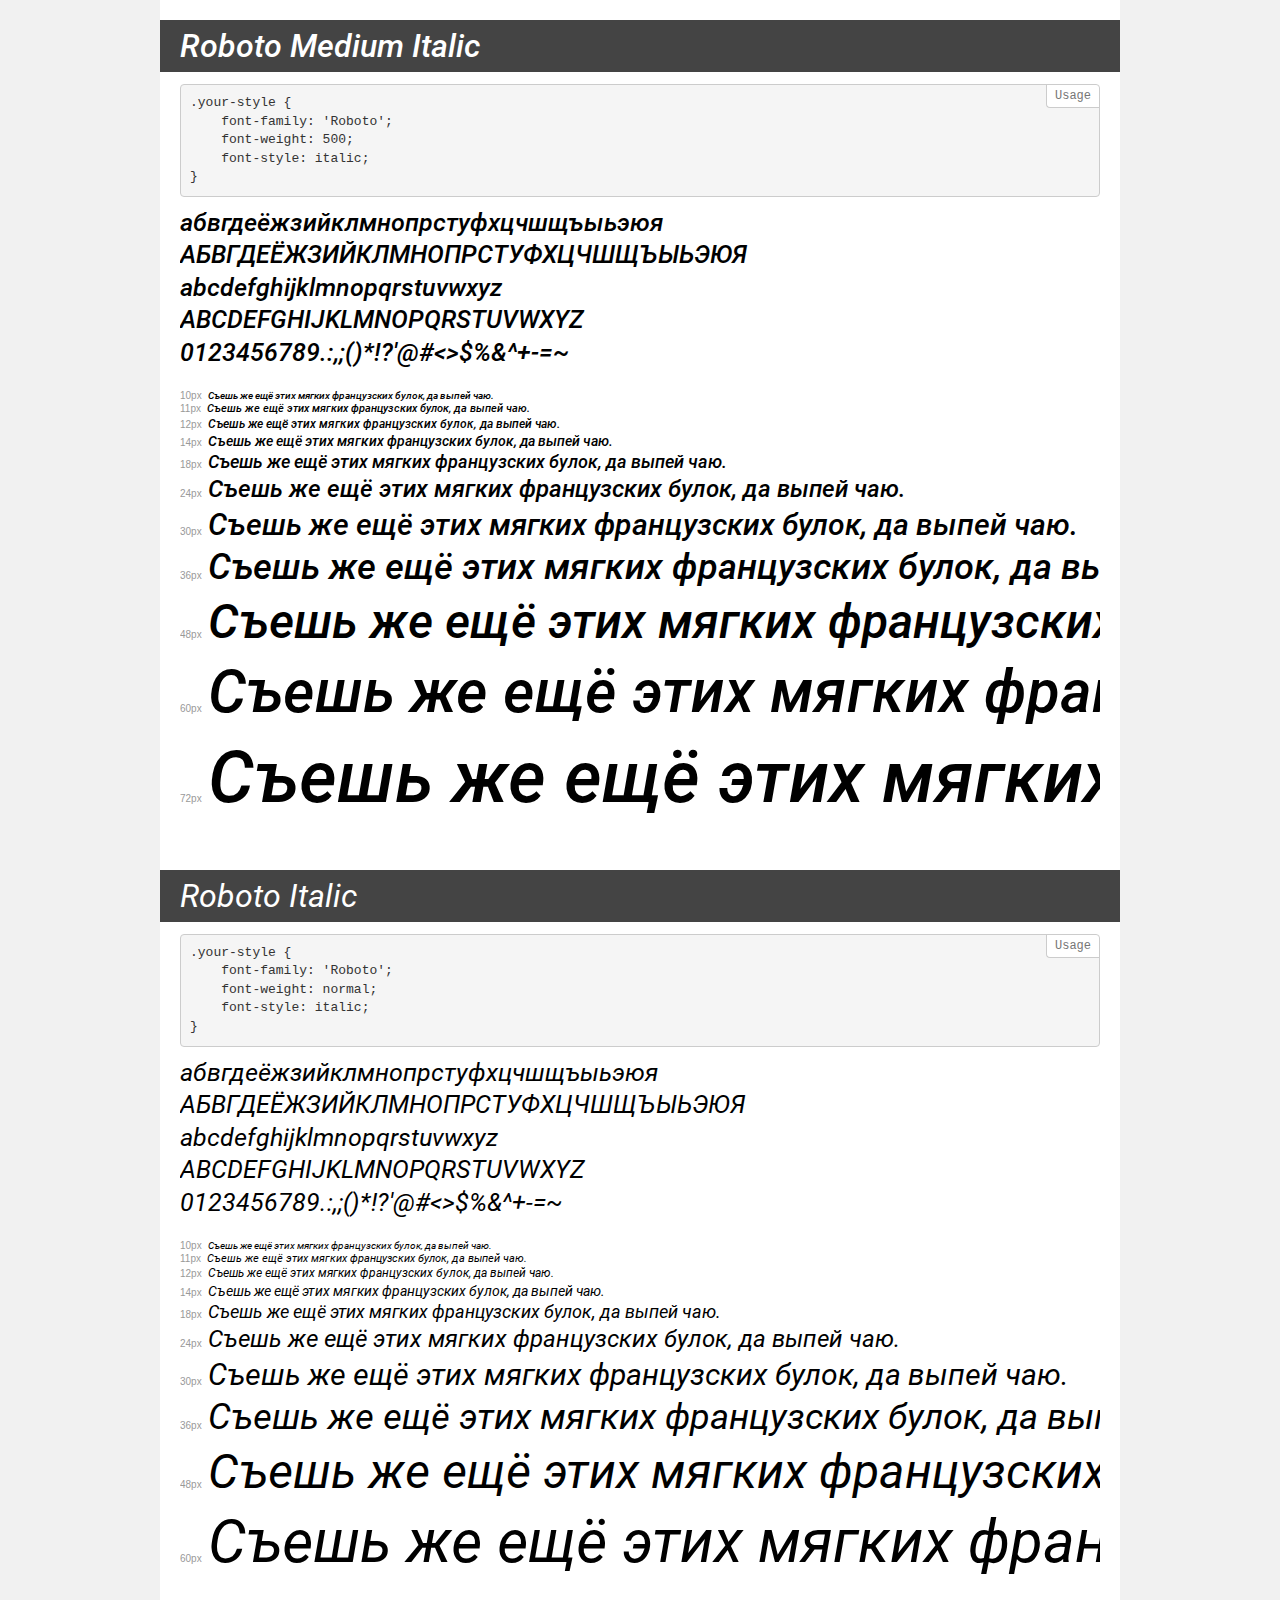
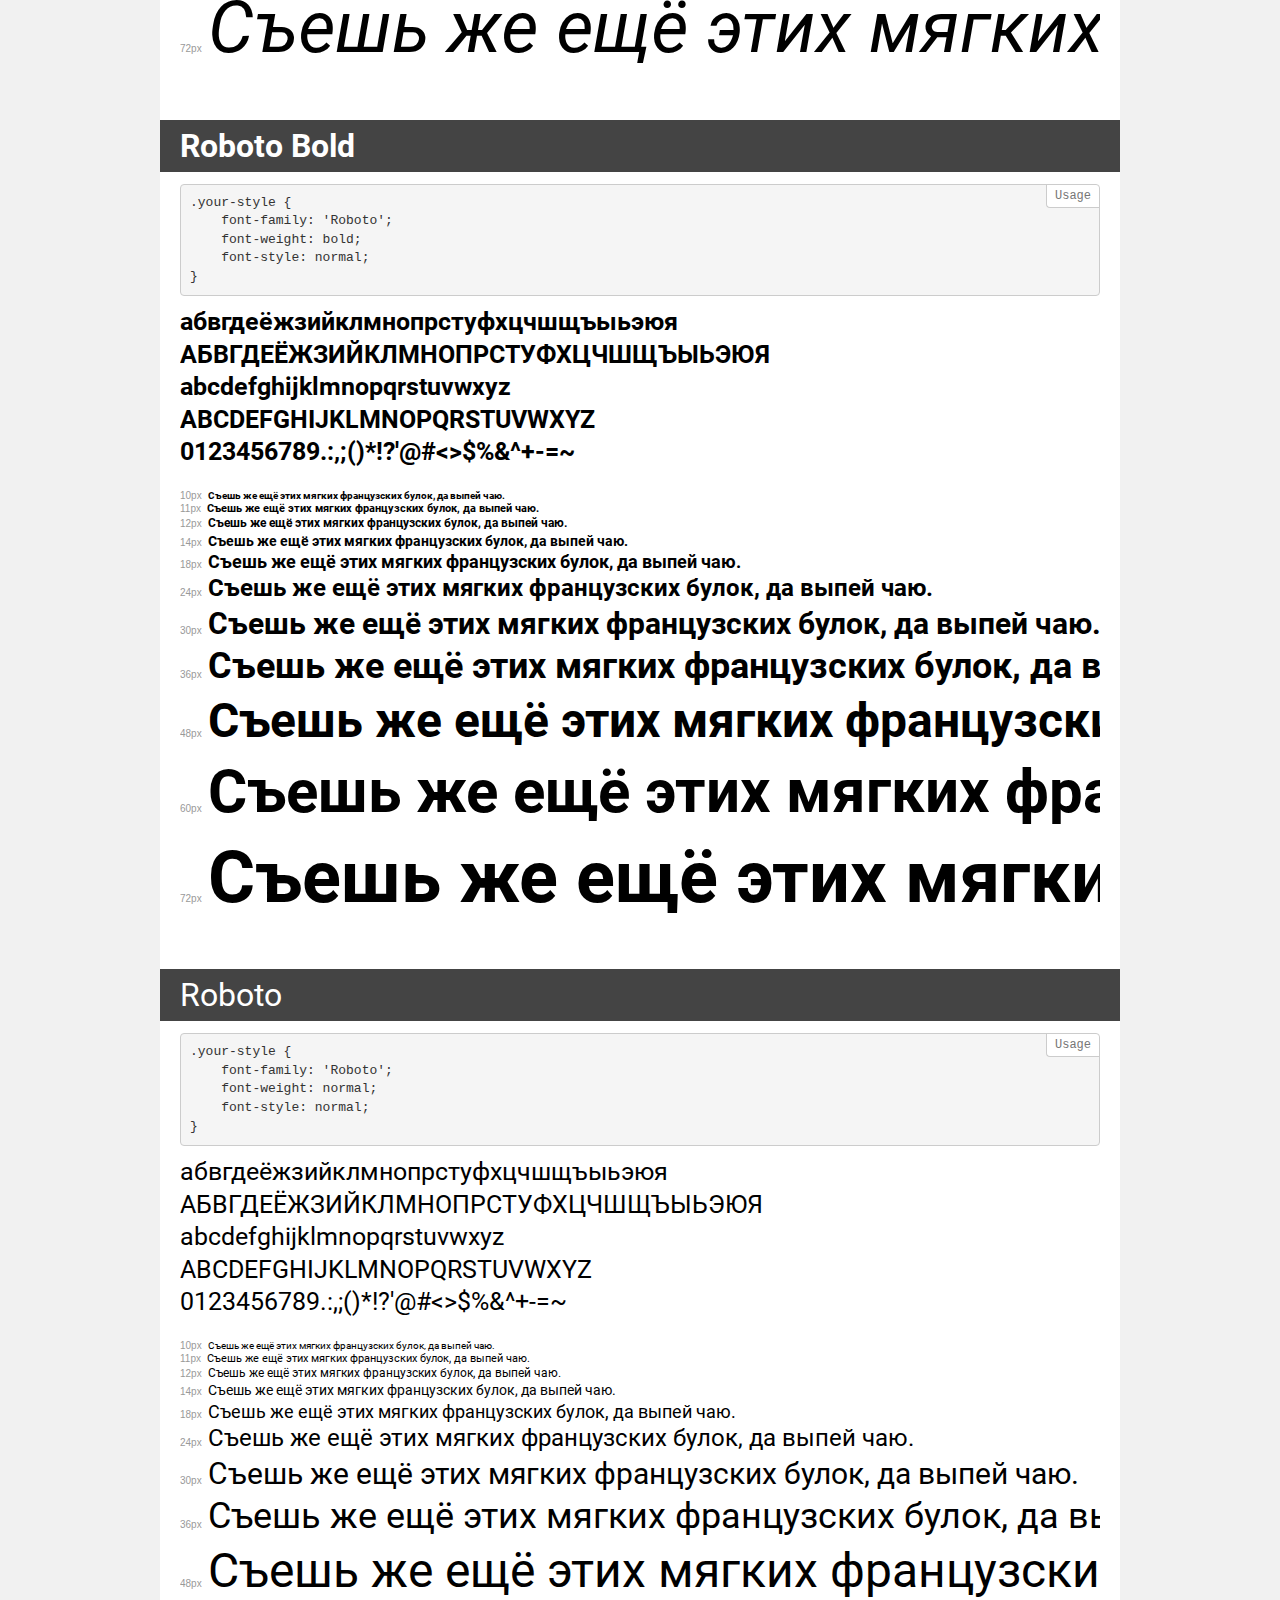
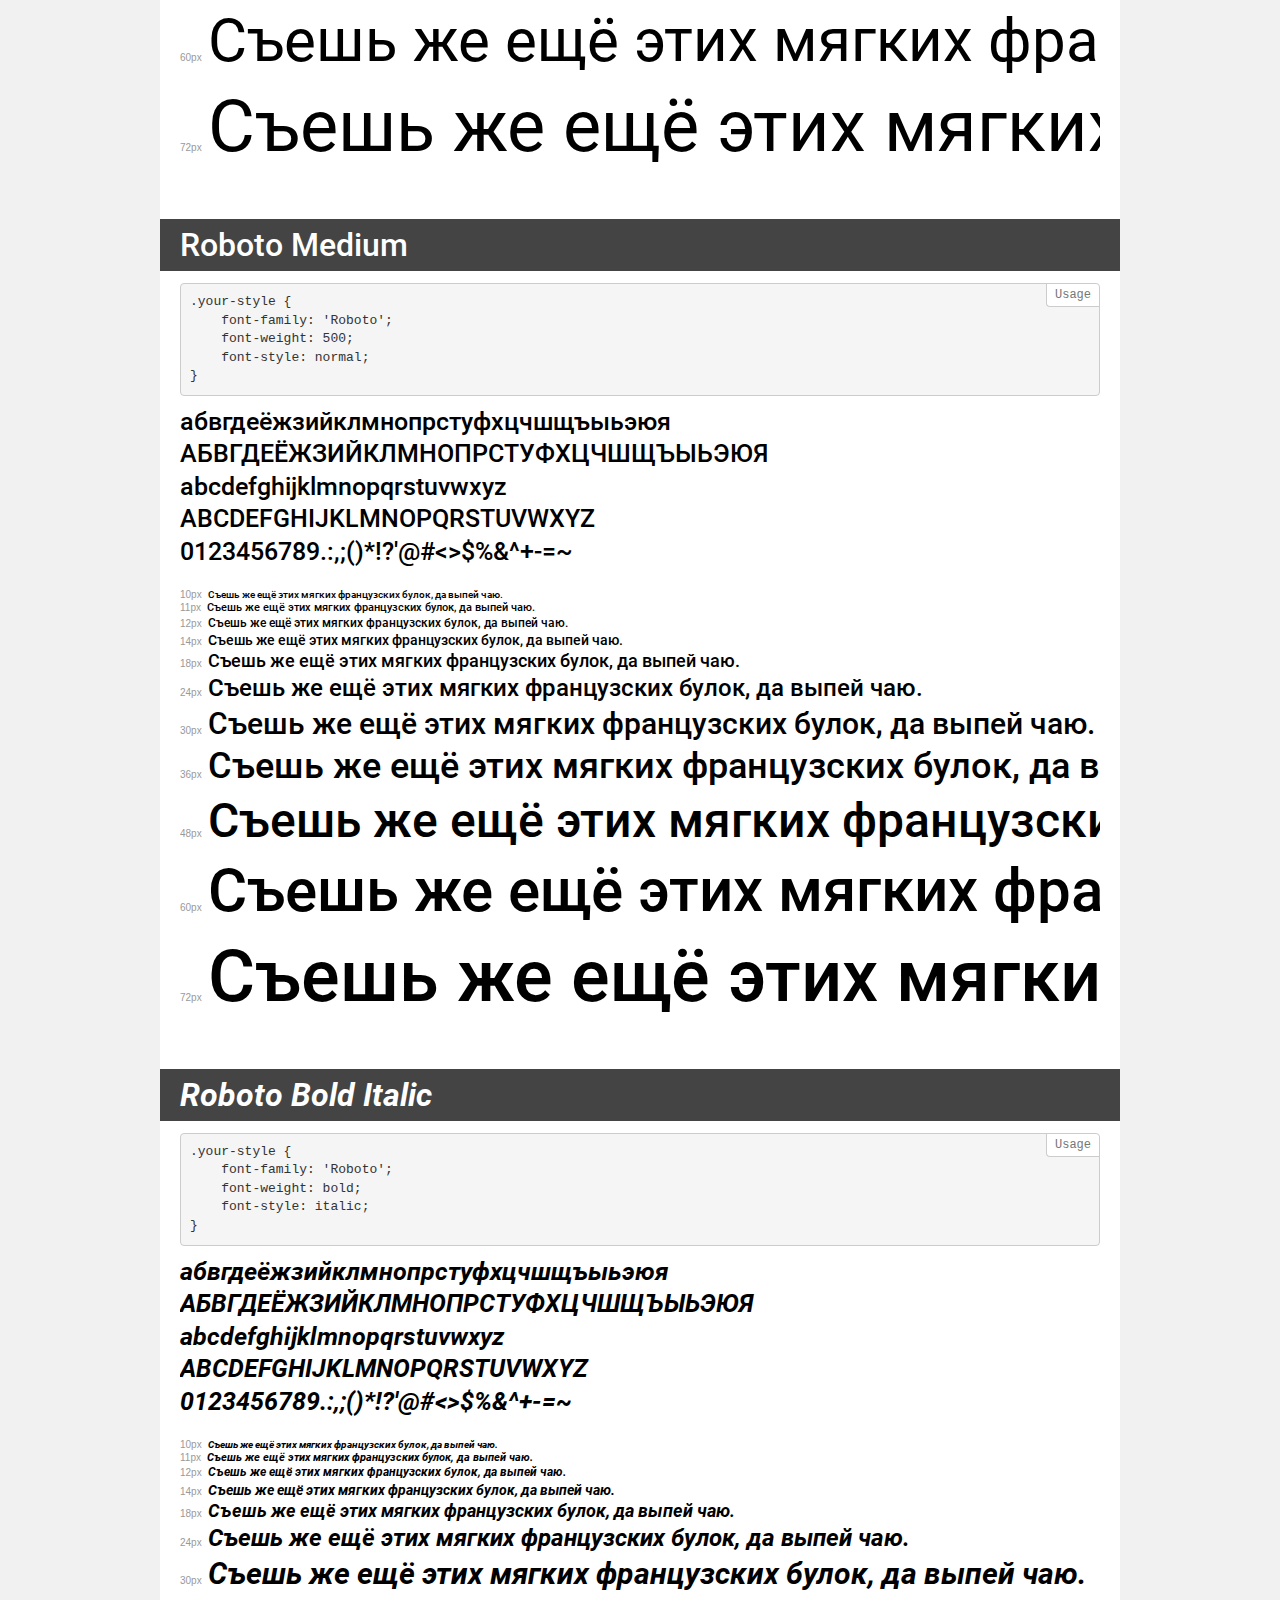
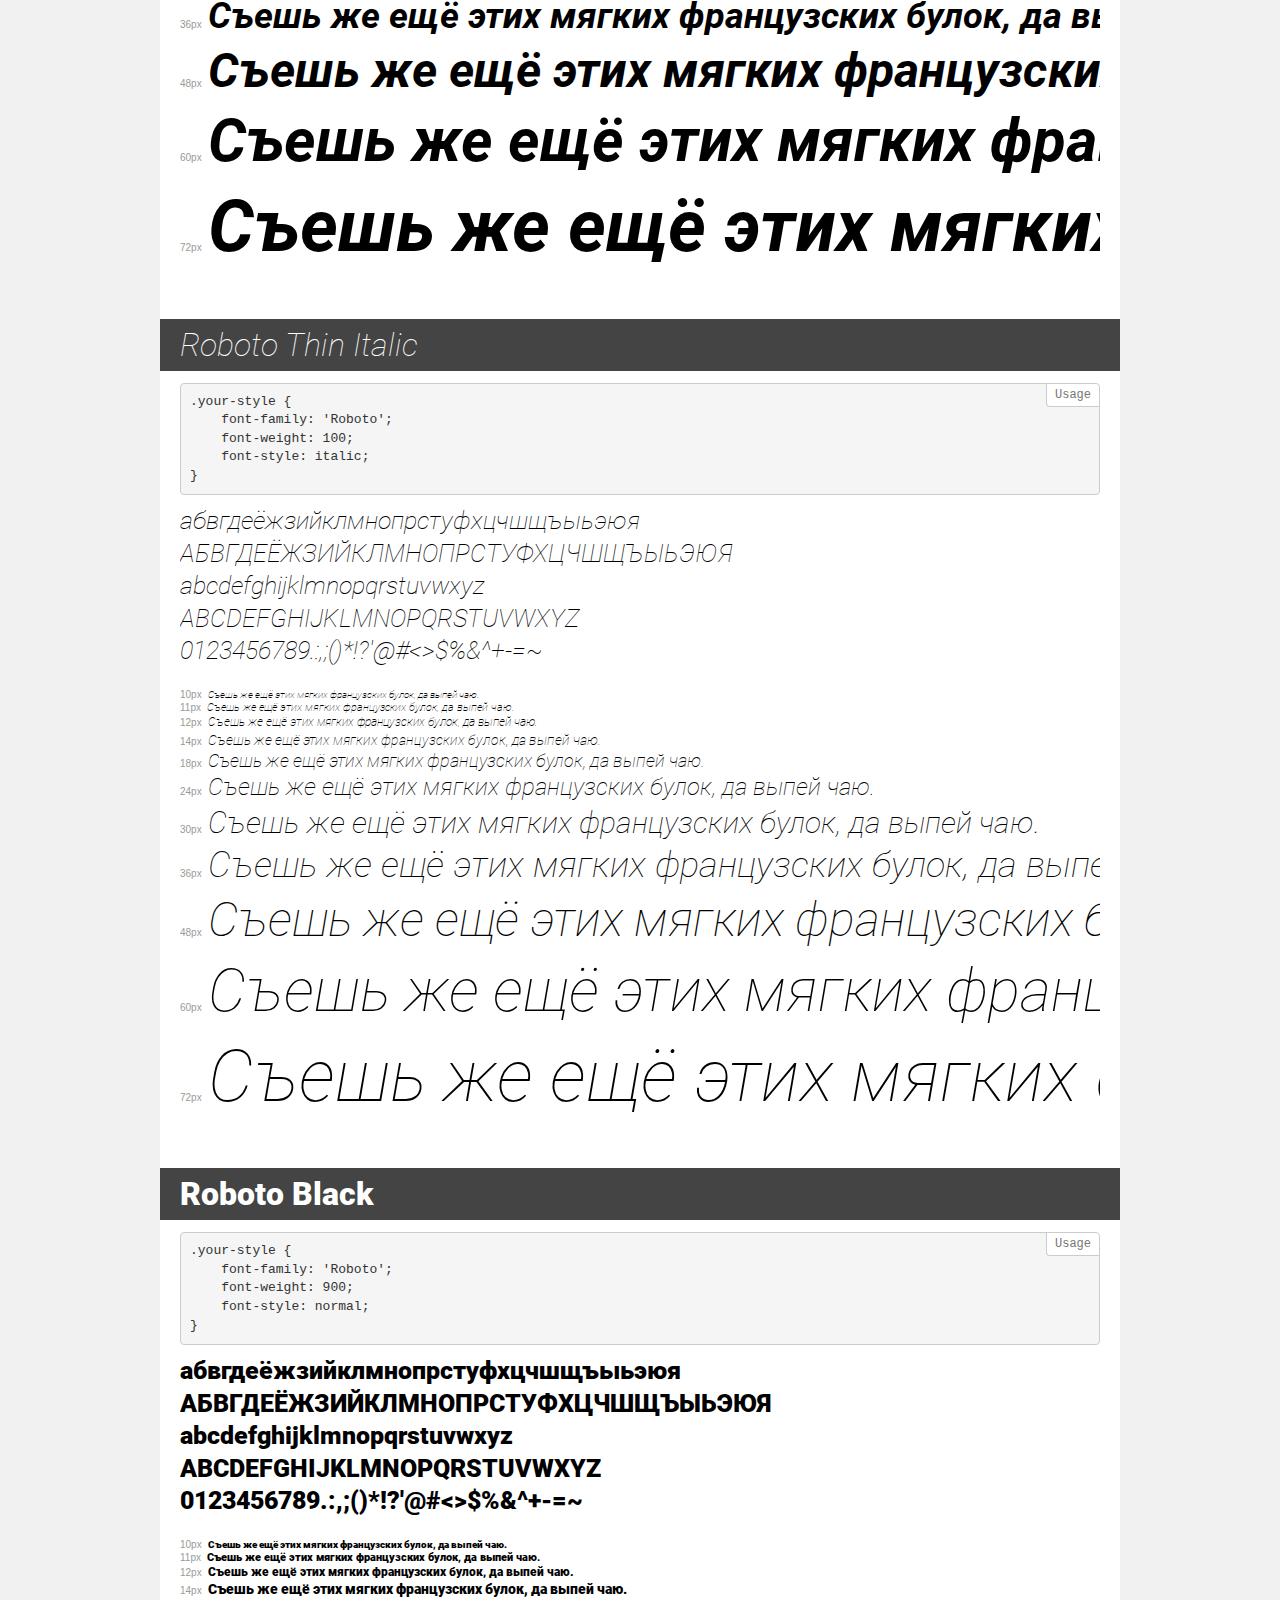
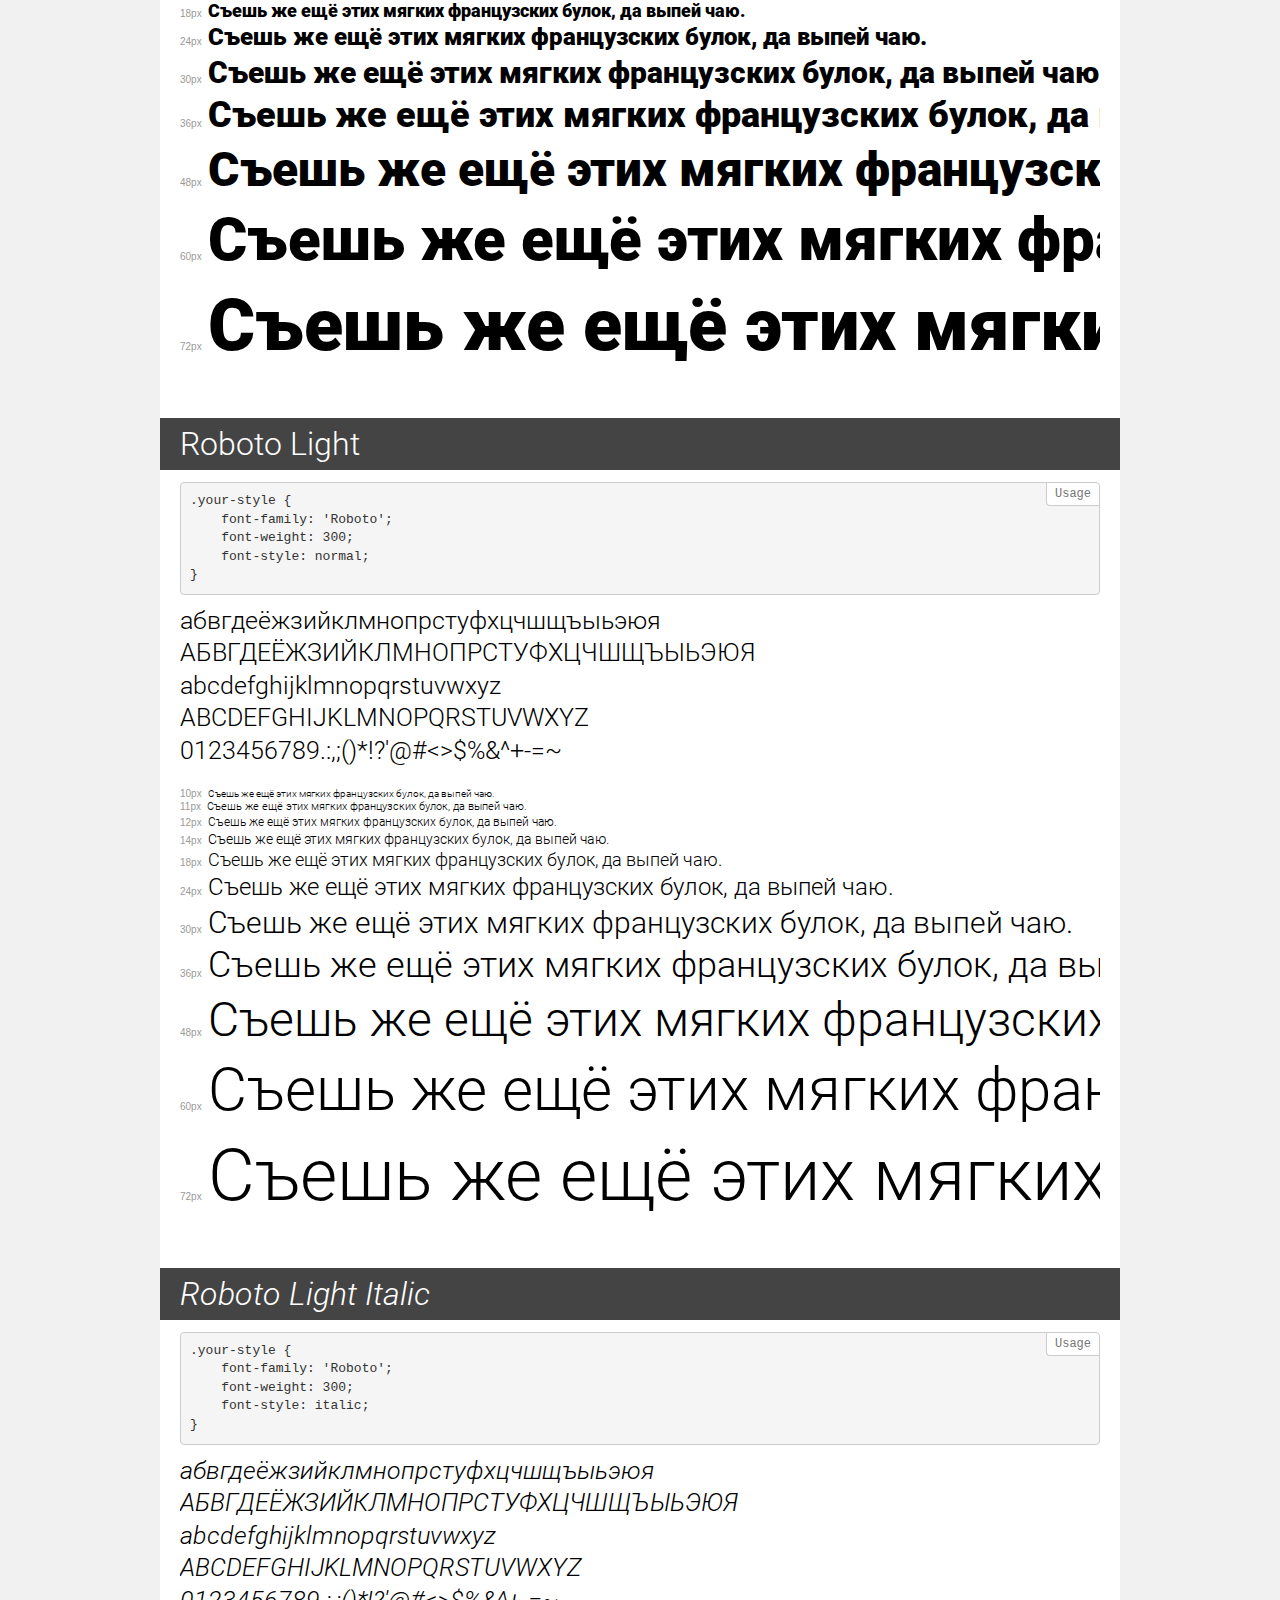
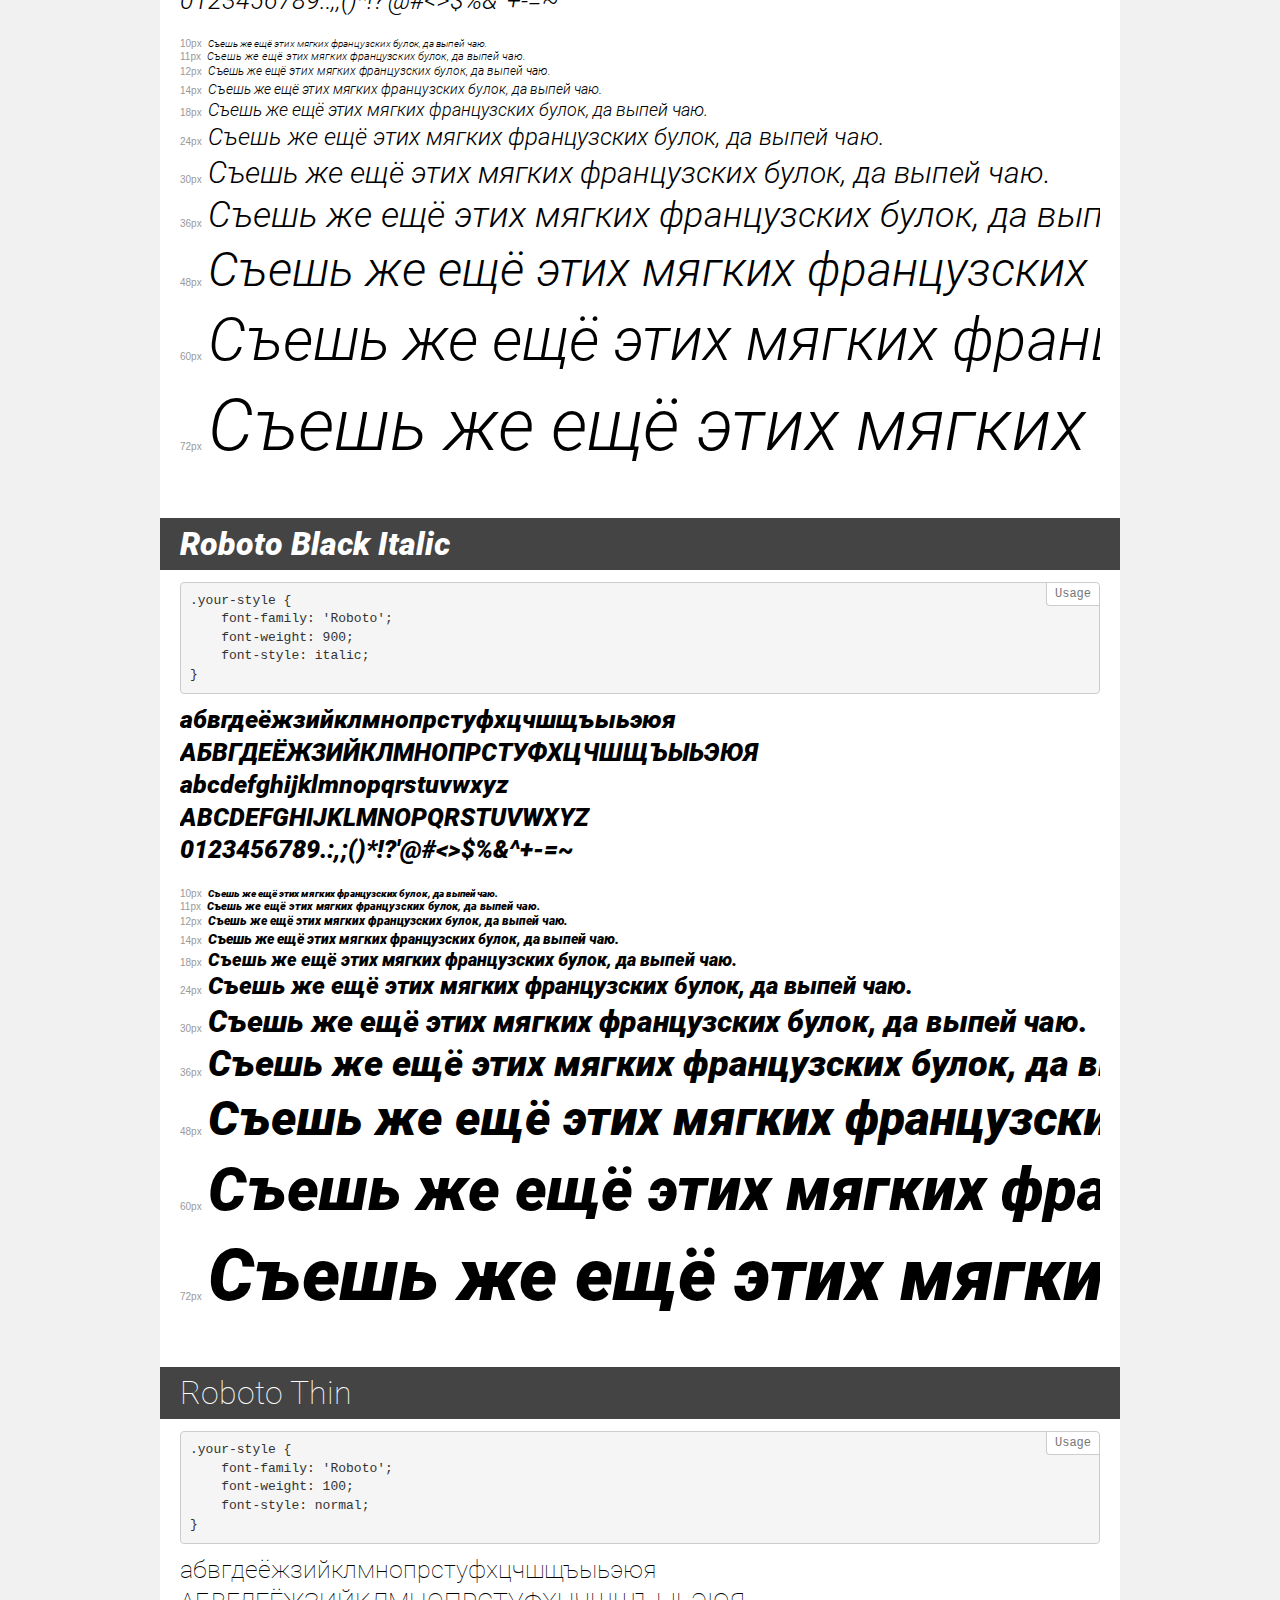
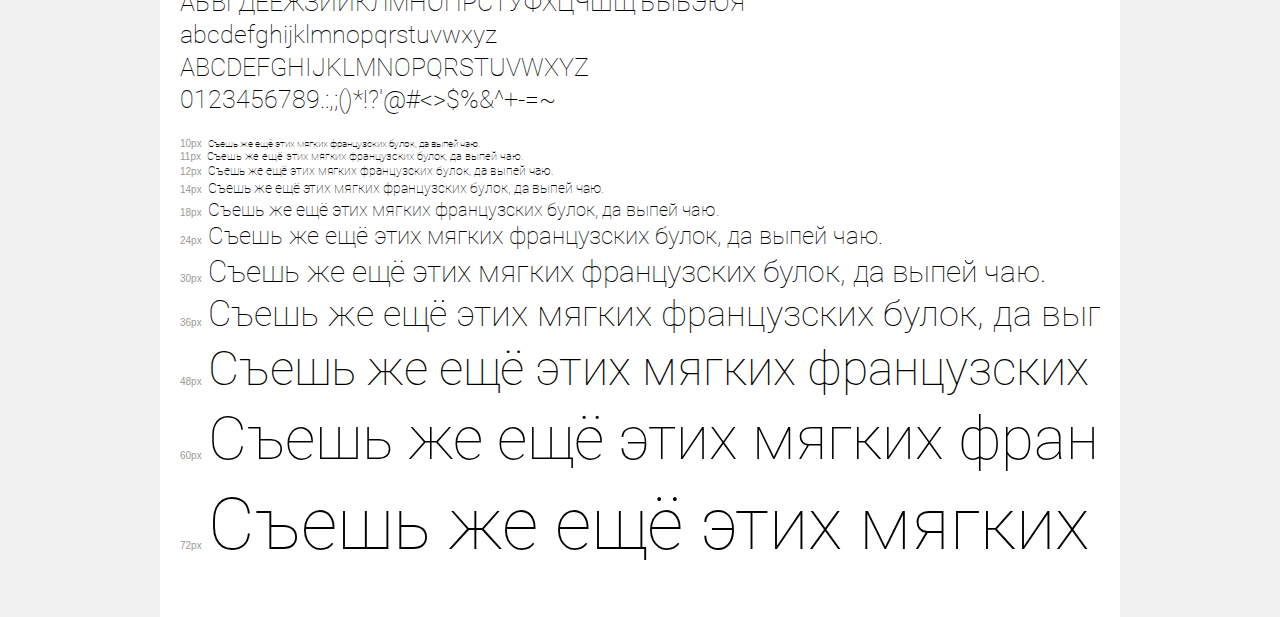
<file: fonts/Roboto/demo.html>
<!DOCTYPE html>
<html>
<head>
    <meta charset="utf-8">
    <meta http-equiv="X-UA-Compatible" content="IE=edge">
    <meta name="viewport" content="width=device-width, initial-scale=1">
    <meta name="robots" content="noindex, noarchive">
    <title>Transfonter demo</title>
    <link href="stylesheet.css" rel="stylesheet">
    <style>
        /*
        http://meyerweb.com/eric/tools/css/reset/
        v2.0 | 20110126
        License: none (public domain)
        */
        html, body, div, span, applet, object, iframe,
        h1, h2, h3, h4, h5, h6, p, blockquote, pre,
        a, abbr, acronym, address, big, cite, code,
        del, dfn, em, img, ins, kbd, q, s, samp,
        small, strike, strong, sub, sup, tt, var,
        b, u, i, center,
        dl, dt, dd, ol, ul, li,
        fieldset, form, label, legend,
        table, caption, tbody, tfoot, thead, tr, th, td,
        article, aside, canvas, details, embed,
        figure, figcaption, footer, header, hgroup,
        menu, nav, output, ruby, section, summary,
        time, mark, audio, video {
            margin: 0;
            padding: 0;
            border: 0;
            font-size: 100%;
            font: inherit;
            vertical-align: baseline;
        }
        /* HTML5 display-role reset for older browsers */
        article, aside, details, figcaption, figure,
        footer, header, hgroup, menu, nav, section {
            display: block;
        }
        body {
            line-height: 1;
        }
        ol, ul {
            list-style: none;
        }
        blockquote, q {
            quotes: none;
        }
        blockquote:before, blockquote:after,
        q:before, q:after {
            content: '';
            content: none;
        }
        table {
            border-collapse: collapse;
            border-spacing: 0;
        }
        /* common styles */
        body {
            background: #f1f1f1;
            color: #000;
        }
        .page {
            background: #fff;
            width: 920px;
            margin: 0 auto;
            padding: 20px 20px 0 20px;
            overflow: hidden;
        }
        .font-container {
            overflow-x: auto;
            overflow-y: hidden;
            margin-bottom: 40px;
            line-height: 1.3;
            white-space: nowrap;
            padding-bottom: 5px;
        }
        h1 {
            position: relative;
            background: #444;
            font-size: 32px;
            color: #fff;
            padding: 10px 20px;
            margin: 0 -20px 12px -20px;
        }
        .letters {
            font-size: 25px;
            margin-bottom: 20px;
        }
        .s10:before {
            content: '10px';
        }
        .s11:before {
            content: '11px';
        }
        .s12:before {
            content: '12px';
        }
        .s14:before {
            content: '14px';
        }
        .s18:before {
            content: '18px';
        }
        .s24:before {
            content: '24px';
        }
        .s30:before {
            content: '30px';
        }
        .s36:before {
            content: '36px';
        }
        .s48:before {
            content: '48px';
        }
        .s60:before {
            content: '60px';
        }
        .s72:before {
            content: '72px';
        }
        .s10:before, .s11:before, .s12:before, .s14:before,
        .s18:before, .s24:before, .s30:before, .s36:before,
        .s48:before, .s60:before, .s72:before {
            font-family: Arial, sans-serif;
            font-size: 10px;
            font-weight: normal;
            font-style: normal;
            color: #999;
            padding-right: 6px;
        }
        pre {
            display: block;
            position: relative;
            padding: 9px;
            margin: 0 0 10px;
            font-family: Monaco, Menlo, Consolas, "Courier New", monospace !important;
            font-size: 13px;
            line-height: 1.428571429;
            color: #333;
            font-weight: normal !important;
            font-style: normal !important;
            background-color: #f5f5f5;
            border: 1px solid #ccc;
            overflow-x: auto;
            border-radius: 4px;
        }
        pre:after {
            display: block;
            position: absolute;
            right: 0;
            top: 0;
            content: 'Usage';
            line-height: 1;
            padding: 5px 8px;
            font-size: 12px;
            color: #767676;
            background-color: #fff;
            border: 1px solid #ccc;
            border-right: none;
            border-top: none;
            border-radius: 0 4px 0 4px;
            z-index: 10;
        }
        /* responsive */
        @media (max-width: 959px) {
            .page {
                width: auto;
                margin: 0;
            }
        }
    </style>
</head>
<body>
<div class="page">
    <div class="demo" style="font-family: 'Roboto'; font-weight: 500; font-style: italic;">
        <h1>Roboto Medium Italic</h1>
        <pre>.your-style {
    font-family: 'Roboto';
    font-weight: 500;
    font-style: italic;
}</pre>
        <div class="font-container">
            <p class="letters">
                абвгдеёжзийклмнопрстуфхцчшщъыьэюя<br>
АБВГДЕЁЖЗИЙКЛМНОПРСТУФХЦЧШЩЪЫЬЭЮЯ<br>
abcdefghijklmnopqrstuvwxyz<br>
ABCDEFGHIJKLMNOPQRSTUVWXYZ<br>
                0123456789.:,;()*!?'@#<>$%&^+-=~
            </p>
            <p class="s10" style="font-size: 10px;">Съешь же ещё этих мягких французских булок, да выпей чаю.</p>
            <p class="s11" style="font-size: 11px;">Съешь же ещё этих мягких французских булок, да выпей чаю.</p>
            <p class="s12" style="font-size: 12px;">Съешь же ещё этих мягких французских булок, да выпей чаю.</p>
            <p class="s14" style="font-size: 14px;">Съешь же ещё этих мягких французских булок, да выпей чаю.</p>
            <p class="s18" style="font-size: 18px;">Съешь же ещё этих мягких французских булок, да выпей чаю.</p>
            <p class="s24" style="font-size: 24px;">Съешь же ещё этих мягких французских булок, да выпей чаю.</p>
            <p class="s30" style="font-size: 30px;">Съешь же ещё этих мягких французских булок, да выпей чаю.</p>
            <p class="s36" style="font-size: 36px;">Съешь же ещё этих мягких французских булок, да выпей чаю.</p>
            <p class="s48" style="font-size: 48px;">Съешь же ещё этих мягких французских булок, да выпей чаю.</p>
            <p class="s60" style="font-size: 60px;">Съешь же ещё этих мягких французских булок, да выпей чаю.</p>
            <p class="s72" style="font-size: 72px;">Съешь же ещё этих мягких французских булок, да выпей чаю.</p>
        </div>
    </div>
    <div class="demo" style="font-family: 'Roboto'; font-weight: normal; font-style: italic;">
        <h1>Roboto Italic</h1>
        <pre>.your-style {
    font-family: 'Roboto';
    font-weight: normal;
    font-style: italic;
}</pre>
        <div class="font-container">
            <p class="letters">
                абвгдеёжзийклмнопрстуфхцчшщъыьэюя<br>
АБВГДЕЁЖЗИЙКЛМНОПРСТУФХЦЧШЩЪЫЬЭЮЯ<br>
abcdefghijklmnopqrstuvwxyz<br>
ABCDEFGHIJKLMNOPQRSTUVWXYZ<br>
                0123456789.:,;()*!?'@#<>$%&^+-=~
            </p>
            <p class="s10" style="font-size: 10px;">Съешь же ещё этих мягких французских булок, да выпей чаю.</p>
            <p class="s11" style="font-size: 11px;">Съешь же ещё этих мягких французских булок, да выпей чаю.</p>
            <p class="s12" style="font-size: 12px;">Съешь же ещё этих мягких французских булок, да выпей чаю.</p>
            <p class="s14" style="font-size: 14px;">Съешь же ещё этих мягких французских булок, да выпей чаю.</p>
            <p class="s18" style="font-size: 18px;">Съешь же ещё этих мягких французских булок, да выпей чаю.</p>
            <p class="s24" style="font-size: 24px;">Съешь же ещё этих мягких французских булок, да выпей чаю.</p>
            <p class="s30" style="font-size: 30px;">Съешь же ещё этих мягких французских булок, да выпей чаю.</p>
            <p class="s36" style="font-size: 36px;">Съешь же ещё этих мягких французских булок, да выпей чаю.</p>
            <p class="s48" style="font-size: 48px;">Съешь же ещё этих мягких французских булок, да выпей чаю.</p>
            <p class="s60" style="font-size: 60px;">Съешь же ещё этих мягких французских булок, да выпей чаю.</p>
            <p class="s72" style="font-size: 72px;">Съешь же ещё этих мягких французских булок, да выпей чаю.</p>
        </div>
    </div>
    <div class="demo" style="font-family: 'Roboto'; font-weight: bold; font-style: normal;">
        <h1>Roboto Bold</h1>
        <pre>.your-style {
    font-family: 'Roboto';
    font-weight: bold;
    font-style: normal;
}</pre>
        <div class="font-container">
            <p class="letters">
                абвгдеёжзийклмнопрстуфхцчшщъыьэюя<br>
АБВГДЕЁЖЗИЙКЛМНОПРСТУФХЦЧШЩЪЫЬЭЮЯ<br>
abcdefghijklmnopqrstuvwxyz<br>
ABCDEFGHIJKLMNOPQRSTUVWXYZ<br>
                0123456789.:,;()*!?'@#<>$%&^+-=~
            </p>
            <p class="s10" style="font-size: 10px;">Съешь же ещё этих мягких французских булок, да выпей чаю.</p>
            <p class="s11" style="font-size: 11px;">Съешь же ещё этих мягких французских булок, да выпей чаю.</p>
            <p class="s12" style="font-size: 12px;">Съешь же ещё этих мягких французских булок, да выпей чаю.</p>
            <p class="s14" style="font-size: 14px;">Съешь же ещё этих мягких французских булок, да выпей чаю.</p>
            <p class="s18" style="font-size: 18px;">Съешь же ещё этих мягких французских булок, да выпей чаю.</p>
            <p class="s24" style="font-size: 24px;">Съешь же ещё этих мягких французских булок, да выпей чаю.</p>
            <p class="s30" style="font-size: 30px;">Съешь же ещё этих мягких французских булок, да выпей чаю.</p>
            <p class="s36" style="font-size: 36px;">Съешь же ещё этих мягких французских булок, да выпей чаю.</p>
            <p class="s48" style="font-size: 48px;">Съешь же ещё этих мягких французских булок, да выпей чаю.</p>
            <p class="s60" style="font-size: 60px;">Съешь же ещё этих мягких французских булок, да выпей чаю.</p>
            <p class="s72" style="font-size: 72px;">Съешь же ещё этих мягких французских булок, да выпей чаю.</p>
        </div>
    </div>
    <div class="demo" style="font-family: 'Roboto'; font-weight: normal; font-style: normal;">
        <h1>Roboto</h1>
        <pre>.your-style {
    font-family: 'Roboto';
    font-weight: normal;
    font-style: normal;
}</pre>
        <div class="font-container">
            <p class="letters">
                абвгдеёжзийклмнопрстуфхцчшщъыьэюя<br>
АБВГДЕЁЖЗИЙКЛМНОПРСТУФХЦЧШЩЪЫЬЭЮЯ<br>
abcdefghijklmnopqrstuvwxyz<br>
ABCDEFGHIJKLMNOPQRSTUVWXYZ<br>
                0123456789.:,;()*!?'@#<>$%&^+-=~
            </p>
            <p class="s10" style="font-size: 10px;">Съешь же ещё этих мягких французских булок, да выпей чаю.</p>
            <p class="s11" style="font-size: 11px;">Съешь же ещё этих мягких французских булок, да выпей чаю.</p>
            <p class="s12" style="font-size: 12px;">Съешь же ещё этих мягких французских булок, да выпей чаю.</p>
            <p class="s14" style="font-size: 14px;">Съешь же ещё этих мягких французских булок, да выпей чаю.</p>
            <p class="s18" style="font-size: 18px;">Съешь же ещё этих мягких французских булок, да выпей чаю.</p>
            <p class="s24" style="font-size: 24px;">Съешь же ещё этих мягких французских булок, да выпей чаю.</p>
            <p class="s30" style="font-size: 30px;">Съешь же ещё этих мягких французских булок, да выпей чаю.</p>
            <p class="s36" style="font-size: 36px;">Съешь же ещё этих мягких французских булок, да выпей чаю.</p>
            <p class="s48" style="font-size: 48px;">Съешь же ещё этих мягких французских булок, да выпей чаю.</p>
            <p class="s60" style="font-size: 60px;">Съешь же ещё этих мягких французских булок, да выпей чаю.</p>
            <p class="s72" style="font-size: 72px;">Съешь же ещё этих мягких французских булок, да выпей чаю.</p>
        </div>
    </div>
    <div class="demo" style="font-family: 'Roboto'; font-weight: 500; font-style: normal;">
        <h1>Roboto Medium</h1>
        <pre>.your-style {
    font-family: 'Roboto';
    font-weight: 500;
    font-style: normal;
}</pre>
        <div class="font-container">
            <p class="letters">
                абвгдеёжзийклмнопрстуфхцчшщъыьэюя<br>
АБВГДЕЁЖЗИЙКЛМНОПРСТУФХЦЧШЩЪЫЬЭЮЯ<br>
abcdefghijklmnopqrstuvwxyz<br>
ABCDEFGHIJKLMNOPQRSTUVWXYZ<br>
                0123456789.:,;()*!?'@#<>$%&^+-=~
            </p>
            <p class="s10" style="font-size: 10px;">Съешь же ещё этих мягких французских булок, да выпей чаю.</p>
            <p class="s11" style="font-size: 11px;">Съешь же ещё этих мягких французских булок, да выпей чаю.</p>
            <p class="s12" style="font-size: 12px;">Съешь же ещё этих мягких французских булок, да выпей чаю.</p>
            <p class="s14" style="font-size: 14px;">Съешь же ещё этих мягких французских булок, да выпей чаю.</p>
            <p class="s18" style="font-size: 18px;">Съешь же ещё этих мягких французских булок, да выпей чаю.</p>
            <p class="s24" style="font-size: 24px;">Съешь же ещё этих мягких французских булок, да выпей чаю.</p>
            <p class="s30" style="font-size: 30px;">Съешь же ещё этих мягких французских булок, да выпей чаю.</p>
            <p class="s36" style="font-size: 36px;">Съешь же ещё этих мягких французских булок, да выпей чаю.</p>
            <p class="s48" style="font-size: 48px;">Съешь же ещё этих мягких французских булок, да выпей чаю.</p>
            <p class="s60" style="font-size: 60px;">Съешь же ещё этих мягких французских булок, да выпей чаю.</p>
            <p class="s72" style="font-size: 72px;">Съешь же ещё этих мягких французских булок, да выпей чаю.</p>
        </div>
    </div>
    <div class="demo" style="font-family: 'Roboto'; font-weight: bold; font-style: italic;">
        <h1>Roboto Bold Italic</h1>
        <pre>.your-style {
    font-family: 'Roboto';
    font-weight: bold;
    font-style: italic;
}</pre>
        <div class="font-container">
            <p class="letters">
                абвгдеёжзийклмнопрстуфхцчшщъыьэюя<br>
АБВГДЕЁЖЗИЙКЛМНОПРСТУФХЦЧШЩЪЫЬЭЮЯ<br>
abcdefghijklmnopqrstuvwxyz<br>
ABCDEFGHIJKLMNOPQRSTUVWXYZ<br>
                0123456789.:,;()*!?'@#<>$%&^+-=~
            </p>
            <p class="s10" style="font-size: 10px;">Съешь же ещё этих мягких французских булок, да выпей чаю.</p>
            <p class="s11" style="font-size: 11px;">Съешь же ещё этих мягких французских булок, да выпей чаю.</p>
            <p class="s12" style="font-size: 12px;">Съешь же ещё этих мягких французских булок, да выпей чаю.</p>
            <p class="s14" style="font-size: 14px;">Съешь же ещё этих мягких французских булок, да выпей чаю.</p>
            <p class="s18" style="font-size: 18px;">Съешь же ещё этих мягких французских булок, да выпей чаю.</p>
            <p class="s24" style="font-size: 24px;">Съешь же ещё этих мягких французских булок, да выпей чаю.</p>
            <p class="s30" style="font-size: 30px;">Съешь же ещё этих мягких французских булок, да выпей чаю.</p>
            <p class="s36" style="font-size: 36px;">Съешь же ещё этих мягких французских булок, да выпей чаю.</p>
            <p class="s48" style="font-size: 48px;">Съешь же ещё этих мягких французских булок, да выпей чаю.</p>
            <p class="s60" style="font-size: 60px;">Съешь же ещё этих мягких французских булок, да выпей чаю.</p>
            <p class="s72" style="font-size: 72px;">Съешь же ещё этих мягких французских булок, да выпей чаю.</p>
        </div>
    </div>
    <div class="demo" style="font-family: 'Roboto'; font-weight: 100; font-style: italic;">
        <h1>Roboto Thin Italic</h1>
        <pre>.your-style {
    font-family: 'Roboto';
    font-weight: 100;
    font-style: italic;
}</pre>
        <div class="font-container">
            <p class="letters">
                абвгдеёжзийклмнопрстуфхцчшщъыьэюя<br>
АБВГДЕЁЖЗИЙКЛМНОПРСТУФХЦЧШЩЪЫЬЭЮЯ<br>
abcdefghijklmnopqrstuvwxyz<br>
ABCDEFGHIJKLMNOPQRSTUVWXYZ<br>
                0123456789.:,;()*!?'@#<>$%&^+-=~
            </p>
            <p class="s10" style="font-size: 10px;">Съешь же ещё этих мягких французских булок, да выпей чаю.</p>
            <p class="s11" style="font-size: 11px;">Съешь же ещё этих мягких французских булок, да выпей чаю.</p>
            <p class="s12" style="font-size: 12px;">Съешь же ещё этих мягких французских булок, да выпей чаю.</p>
            <p class="s14" style="font-size: 14px;">Съешь же ещё этих мягких французских булок, да выпей чаю.</p>
            <p class="s18" style="font-size: 18px;">Съешь же ещё этих мягких французских булок, да выпей чаю.</p>
            <p class="s24" style="font-size: 24px;">Съешь же ещё этих мягких французских булок, да выпей чаю.</p>
            <p class="s30" style="font-size: 30px;">Съешь же ещё этих мягких французских булок, да выпей чаю.</p>
            <p class="s36" style="font-size: 36px;">Съешь же ещё этих мягких французских булок, да выпей чаю.</p>
            <p class="s48" style="font-size: 48px;">Съешь же ещё этих мягких французских булок, да выпей чаю.</p>
            <p class="s60" style="font-size: 60px;">Съешь же ещё этих мягких французских булок, да выпей чаю.</p>
            <p class="s72" style="font-size: 72px;">Съешь же ещё этих мягких французских булок, да выпей чаю.</p>
        </div>
    </div>
    <div class="demo" style="font-family: 'Roboto'; font-weight: 900; font-style: normal;">
        <h1>Roboto Black</h1>
        <pre>.your-style {
    font-family: 'Roboto';
    font-weight: 900;
    font-style: normal;
}</pre>
        <div class="font-container">
            <p class="letters">
                абвгдеёжзийклмнопрстуфхцчшщъыьэюя<br>
АБВГДЕЁЖЗИЙКЛМНОПРСТУФХЦЧШЩЪЫЬЭЮЯ<br>
abcdefghijklmnopqrstuvwxyz<br>
ABCDEFGHIJKLMNOPQRSTUVWXYZ<br>
                0123456789.:,;()*!?'@#<>$%&^+-=~
            </p>
            <p class="s10" style="font-size: 10px;">Съешь же ещё этих мягких французских булок, да выпей чаю.</p>
            <p class="s11" style="font-size: 11px;">Съешь же ещё этих мягких французских булок, да выпей чаю.</p>
            <p class="s12" style="font-size: 12px;">Съешь же ещё этих мягких французских булок, да выпей чаю.</p>
            <p class="s14" style="font-size: 14px;">Съешь же ещё этих мягких французских булок, да выпей чаю.</p>
            <p class="s18" style="font-size: 18px;">Съешь же ещё этих мягких французских булок, да выпей чаю.</p>
            <p class="s24" style="font-size: 24px;">Съешь же ещё этих мягких французских булок, да выпей чаю.</p>
            <p class="s30" style="font-size: 30px;">Съешь же ещё этих мягких французских булок, да выпей чаю.</p>
            <p class="s36" style="font-size: 36px;">Съешь же ещё этих мягких французских булок, да выпей чаю.</p>
            <p class="s48" style="font-size: 48px;">Съешь же ещё этих мягких французских булок, да выпей чаю.</p>
            <p class="s60" style="font-size: 60px;">Съешь же ещё этих мягких французских булок, да выпей чаю.</p>
            <p class="s72" style="font-size: 72px;">Съешь же ещё этих мягких французских булок, да выпей чаю.</p>
        </div>
    </div>
    <div class="demo" style="font-family: 'Roboto'; font-weight: 300; font-style: normal;">
        <h1>Roboto Light</h1>
        <pre>.your-style {
    font-family: 'Roboto';
    font-weight: 300;
    font-style: normal;
}</pre>
        <div class="font-container">
            <p class="letters">
                абвгдеёжзийклмнопрстуфхцчшщъыьэюя<br>
АБВГДЕЁЖЗИЙКЛМНОПРСТУФХЦЧШЩЪЫЬЭЮЯ<br>
abcdefghijklmnopqrstuvwxyz<br>
ABCDEFGHIJKLMNOPQRSTUVWXYZ<br>
                0123456789.:,;()*!?'@#<>$%&^+-=~
            </p>
            <p class="s10" style="font-size: 10px;">Съешь же ещё этих мягких французских булок, да выпей чаю.</p>
            <p class="s11" style="font-size: 11px;">Съешь же ещё этих мягких французских булок, да выпей чаю.</p>
            <p class="s12" style="font-size: 12px;">Съешь же ещё этих мягких французских булок, да выпей чаю.</p>
            <p class="s14" style="font-size: 14px;">Съешь же ещё этих мягких французских булок, да выпей чаю.</p>
            <p class="s18" style="font-size: 18px;">Съешь же ещё этих мягких французских булок, да выпей чаю.</p>
            <p class="s24" style="font-size: 24px;">Съешь же ещё этих мягких французских булок, да выпей чаю.</p>
            <p class="s30" style="font-size: 30px;">Съешь же ещё этих мягких французских булок, да выпей чаю.</p>
            <p class="s36" style="font-size: 36px;">Съешь же ещё этих мягких французских булок, да выпей чаю.</p>
            <p class="s48" style="font-size: 48px;">Съешь же ещё этих мягких французских булок, да выпей чаю.</p>
            <p class="s60" style="font-size: 60px;">Съешь же ещё этих мягких французских булок, да выпей чаю.</p>
            <p class="s72" style="font-size: 72px;">Съешь же ещё этих мягких французских булок, да выпей чаю.</p>
        </div>
    </div>
    <div class="demo" style="font-family: 'Roboto'; font-weight: 300; font-style: italic;">
        <h1>Roboto Light Italic</h1>
        <pre>.your-style {
    font-family: 'Roboto';
    font-weight: 300;
    font-style: italic;
}</pre>
        <div class="font-container">
            <p class="letters">
                абвгдеёжзийклмнопрстуфхцчшщъыьэюя<br>
АБВГДЕЁЖЗИЙКЛМНОПРСТУФХЦЧШЩЪЫЬЭЮЯ<br>
abcdefghijklmnopqrstuvwxyz<br>
ABCDEFGHIJKLMNOPQRSTUVWXYZ<br>
                0123456789.:,;()*!?'@#<>$%&^+-=~
            </p>
            <p class="s10" style="font-size: 10px;">Съешь же ещё этих мягких французских булок, да выпей чаю.</p>
            <p class="s11" style="font-size: 11px;">Съешь же ещё этих мягких французских булок, да выпей чаю.</p>
            <p class="s12" style="font-size: 12px;">Съешь же ещё этих мягких французских булок, да выпей чаю.</p>
            <p class="s14" style="font-size: 14px;">Съешь же ещё этих мягких французских булок, да выпей чаю.</p>
            <p class="s18" style="font-size: 18px;">Съешь же ещё этих мягких французских булок, да выпей чаю.</p>
            <p class="s24" style="font-size: 24px;">Съешь же ещё этих мягких французских булок, да выпей чаю.</p>
            <p class="s30" style="font-size: 30px;">Съешь же ещё этих мягких французских булок, да выпей чаю.</p>
            <p class="s36" style="font-size: 36px;">Съешь же ещё этих мягких французских булок, да выпей чаю.</p>
            <p class="s48" style="font-size: 48px;">Съешь же ещё этих мягких французских булок, да выпей чаю.</p>
            <p class="s60" style="font-size: 60px;">Съешь же ещё этих мягких французских булок, да выпей чаю.</p>
            <p class="s72" style="font-size: 72px;">Съешь же ещё этих мягких французских булок, да выпей чаю.</p>
        </div>
    </div>
    <div class="demo" style="font-family: 'Roboto'; font-weight: 900; font-style: italic;">
        <h1>Roboto Black Italic</h1>
        <pre>.your-style {
    font-family: 'Roboto';
    font-weight: 900;
    font-style: italic;
}</pre>
        <div class="font-container">
            <p class="letters">
                абвгдеёжзийклмнопрстуфхцчшщъыьэюя<br>
АБВГДЕЁЖЗИЙКЛМНОПРСТУФХЦЧШЩЪЫЬЭЮЯ<br>
abcdefghijklmnopqrstuvwxyz<br>
ABCDEFGHIJKLMNOPQRSTUVWXYZ<br>
                0123456789.:,;()*!?'@#<>$%&^+-=~
            </p>
            <p class="s10" style="font-size: 10px;">Съешь же ещё этих мягких французских булок, да выпей чаю.</p>
            <p class="s11" style="font-size: 11px;">Съешь же ещё этих мягких французских булок, да выпей чаю.</p>
            <p class="s12" style="font-size: 12px;">Съешь же ещё этих мягких французских булок, да выпей чаю.</p>
            <p class="s14" style="font-size: 14px;">Съешь же ещё этих мягких французских булок, да выпей чаю.</p>
            <p class="s18" style="font-size: 18px;">Съешь же ещё этих мягких французских булок, да выпей чаю.</p>
            <p class="s24" style="font-size: 24px;">Съешь же ещё этих мягких французских булок, да выпей чаю.</p>
            <p class="s30" style="font-size: 30px;">Съешь же ещё этих мягких французских булок, да выпей чаю.</p>
            <p class="s36" style="font-size: 36px;">Съешь же ещё этих мягких французских булок, да выпей чаю.</p>
            <p class="s48" style="font-size: 48px;">Съешь же ещё этих мягких французских булок, да выпей чаю.</p>
            <p class="s60" style="font-size: 60px;">Съешь же ещё этих мягких французских булок, да выпей чаю.</p>
            <p class="s72" style="font-size: 72px;">Съешь же ещё этих мягких французских булок, да выпей чаю.</p>
        </div>
    </div>
    <div class="demo" style="font-family: 'Roboto'; font-weight: 100; font-style: normal;">
        <h1>Roboto Thin</h1>
        <pre>.your-style {
    font-family: 'Roboto';
    font-weight: 100;
    font-style: normal;
}</pre>
        <div class="font-container">
            <p class="letters">
                абвгдеёжзийклмнопрстуфхцчшщъыьэюя<br>
АБВГДЕЁЖЗИЙКЛМНОПРСТУФХЦЧШЩЪЫЬЭЮЯ<br>
abcdefghijklmnopqrstuvwxyz<br>
ABCDEFGHIJKLMNOPQRSTUVWXYZ<br>
                0123456789.:,;()*!?'@#<>$%&^+-=~
            </p>
            <p class="s10" style="font-size: 10px;">Съешь же ещё этих мягких французских булок, да выпей чаю.</p>
            <p class="s11" style="font-size: 11px;">Съешь же ещё этих мягких французских булок, да выпей чаю.</p>
            <p class="s12" style="font-size: 12px;">Съешь же ещё этих мягких французских булок, да выпей чаю.</p>
            <p class="s14" style="font-size: 14px;">Съешь же ещё этих мягких французских булок, да выпей чаю.</p>
            <p class="s18" style="font-size: 18px;">Съешь же ещё этих мягких французских булок, да выпей чаю.</p>
            <p class="s24" style="font-size: 24px;">Съешь же ещё этих мягких французских булок, да выпей чаю.</p>
            <p class="s30" style="font-size: 30px;">Съешь же ещё этих мягких французских булок, да выпей чаю.</p>
            <p class="s36" style="font-size: 36px;">Съешь же ещё этих мягких французских булок, да выпей чаю.</p>
            <p class="s48" style="font-size: 48px;">Съешь же ещё этих мягких французских булок, да выпей чаю.</p>
            <p class="s60" style="font-size: 60px;">Съешь же ещё этих мягких французских булок, да выпей чаю.</p>
            <p class="s72" style="font-size: 72px;">Съешь же ещё этих мягких французских булок, да выпей чаю.</p>
        </div>
    </div>
</div>
</body>
</html>
</file>
<file: fonts/RoyalAcid/style.css>
/* font converted using font-converter.net. thank you! */
@font-face {
  font-family: "RoyalAcid";
  src: url("./fonts/Royalacid.eot"); /* IE9 Compat Modes */
  src: url("./fonts/Royalacid.eot?#iefix") format("embedded-opentype"), /* IE6-IE8 */
    url("./fonts/Royalacid.otf") format("opentype"), /* Open Type Font */
    url("./fonts/Royalacid.svg") format("svg"), /* Legacy iOS */
    url("./fonts/Royalacid.ttf") format("truetype"), /* Safari, Android, iOS */
    url("./fonts/Royalacid.woff") format("woff"), /* Modern Browsers */
    url("./fonts/Royalacid.woff2") format("woff2"); /* Modern Browsers */
  font-weight: normal;
  font-style: normal;
}
</file>
<file: fonts/Roboto/stylesheet.css>
/* This stylesheet generated by Transfonter (https://transfonter.org) on February 25, 2018 4:00 PM */

@font-face {
    font-family: 'Roboto';
    src: url('Roboto-MediumItalic.eot');
    src: local('Roboto Medium Italic'), local('Roboto-MediumItalic'),
        url('Roboto-MediumItalic.eot?#iefix') format('embedded-opentype'),
        url('Roboto-MediumItalic.woff') format('woff'),
        url('Roboto-MediumItalic.ttf') format('truetype');
    font-weight: 500;
    font-style: italic;
}

@font-face {
    font-family: 'Roboto';
    src: url('Roboto-Italic.eot');
    src: local('Roboto Italic'), local('Roboto-Italic'),
        url('Roboto-Italic.eot?#iefix') format('embedded-opentype'),
        url('Roboto-Italic.woff') format('woff'),
        url('Roboto-Italic.ttf') format('truetype');
    font-weight: normal;
    font-style: italic;
}

@font-face {
    font-family: 'Roboto';
    src: url('Roboto-Bold.eot');
    src: local('Roboto Bold'), local('Roboto-Bold'),
        url('Roboto-Bold.eot?#iefix') format('embedded-opentype'),
        url('Roboto-Bold.woff') format('woff'),
        url('Roboto-Bold.ttf') format('truetype');
    font-weight: bold;
    font-style: normal;
}

@font-face {
    font-family: 'Roboto';
    src: url('Roboto-Regular.eot');
    src: local('Roboto'), local('Roboto-Regular'),
        url('Roboto-Regular.eot?#iefix') format('embedded-opentype'),
        url('Roboto-Regular.woff') format('woff'),
        url('Roboto-Regular.ttf') format('truetype');
    font-weight: normal;
    font-style: normal;
}

@font-face {
    font-family: 'Roboto';
    src: url('Roboto-Medium.eot');
    src: local('Roboto Medium'), local('Roboto-Medium'),
        url('Roboto-Medium.eot?#iefix') format('embedded-opentype'),
        url('Roboto-Medium.woff') format('woff'),
        url('Roboto-Medium.ttf') format('truetype');
    font-weight: 500;
    font-style: normal;
}

@font-face {
    font-family: 'Roboto';
    src: url('Roboto-BoldItalic.eot');
    src: local('Roboto Bold Italic'), local('Roboto-BoldItalic'),
        url('Roboto-BoldItalic.eot?#iefix') format('embedded-opentype'),
        url('Roboto-BoldItalic.woff') format('woff'),
        url('Roboto-BoldItalic.ttf') format('truetype');
    font-weight: bold;
    font-style: italic;
}

@font-face {
    font-family: 'Roboto';
    src: url('Roboto-ThinItalic.eot');
    src: local('Roboto Thin Italic'), local('Roboto-ThinItalic'),
        url('Roboto-ThinItalic.eot?#iefix') format('embedded-opentype'),
        url('Roboto-ThinItalic.woff') format('woff'),
        url('Roboto-ThinItalic.ttf') format('truetype');
    font-weight: 100;
    font-style: italic;
}

@font-face {
    font-family: 'Roboto';
    src: url('Roboto-Black.eot');
    src: local('Roboto Black'), local('Roboto-Black'),
        url('Roboto-Black.eot?#iefix') format('embedded-opentype'),
        url('Roboto-Black.woff') format('woff'),
        url('Roboto-Black.ttf') format('truetype');
    font-weight: 900;
    font-style: normal;
}

@font-face {
    font-family: 'Roboto';
    src: url('Roboto-Light.eot');
    src: local('Roboto Light'), local('Roboto-Light'),
        url('Roboto-Light.eot?#iefix') format('embedded-opentype'),
        url('Roboto-Light.woff') format('woff'),
        url('Roboto-Light.ttf') format('truetype');
    font-weight: 300;
    font-style: normal;
}

@font-face {
    font-family: 'Roboto';
    src: url('Roboto-LightItalic.eot');
    src: local('Roboto Light Italic'), local('Roboto-LightItalic'),
        url('Roboto-LightItalic.eot?#iefix') format('embedded-opentype'),
        url('Roboto-LightItalic.woff') format('woff'),
        url('Roboto-LightItalic.ttf') format('truetype');
    font-weight: 300;
    font-style: italic;
}

@font-face {
    font-family: 'Roboto';
    src: url('Roboto-BlackItalic.eot');
    src: local('Roboto Black Italic'), local('Roboto-BlackItalic'),
        url('Roboto-BlackItalic.eot?#iefix') format('embedded-opentype'),
        url('Roboto-BlackItalic.woff') format('woff'),
        url('Roboto-BlackItalic.ttf') format('truetype');
    font-weight: 900;
    font-style: italic;
}

@font-face {
    font-family: 'Roboto';
    src: url('Roboto-Thin.eot');
    src: local('Roboto Thin'), local('Roboto-Thin'),
        url('Roboto-Thin.eot?#iefix') format('embedded-opentype'),
        url('Roboto-Thin.woff') format('woff'),
        url('Roboto-Thin.ttf') format('truetype');
    font-weight: 100;
    font-style: normal;
}
</file>
<file: css/main.min.css>
body{margin:0;padding:0;font-size:16px;line-height:1.25;font-family:"Montserrat Alternates", sans-serif;color:#ffffff}*,*::after,*::before{-webkit-box-sizing:border-box;box-sizing:border-box}h1,h2,h3,h4,h5,h6,p,ul,li{margin:0;padding:0}a{color:inherit;text-decoration:none;-webkit-transition:color .1s linear;transition:color .1s linear}button{cursor:pointer;-webkit-transition:color .14s linear;transition:color .14s linear}.corners{position:relative}.corners-top{position:absolute;left:0;right:0;top:0}.corners-top::after{content:"";position:absolute;width:67px;height:67px;top:-2px;right:-2px;background:url("../img/corner.png") no-repeat center/cover;-webkit-transform:rotate(180deg);transform:rotate(180deg)}.corners-top::before{content:"";position:absolute;width:67px;height:67px;top:-2px;left:-2px;background:url("../img/corner.png") no-repeat center/cover;-webkit-transform:rotate(90deg);transform:rotate(90deg)}.corners-bottom{position:absolute;left:0;right:0;bottom:0}.corners-bottom::after{content:"";position:absolute;width:67px;height:67px;bottom:-2px;right:-2px;background:url("../img/corner.png") no-repeat center/cover;-webkit-transform:rotate(-90deg);transform:rotate(-90deg)}.corners-bottom::before{content:"";position:absolute;width:67px;height:67px;bottom:-2px;left:-2px;background:url("../img/corner.png") no-repeat center/cover;-webkit-transform:rotate(0);transform:rotate(0)}.wrapper{display:-webkit-box;display:-ms-flexbox;display:flex;overflow:hidden;height:100vh}.wrapper-hid{overflow:scroll;overflow-x:auto}.aside{width:25.62225%;min-width:320px;max-width:350px;padding:2px;background:#7d5414;background:-webkit-gradient(linear, left top, right top, from(#7d5414), to(#fff4d3));background:linear-gradient(90deg, #7d5414 0%, #fff4d3 100%)}.aside-fix{position:fixed;left:0;top:0}.aside__inner{padding-top:195px;padding-bottom:50px;display:-webkit-box;display:-ms-flexbox;display:flex;-webkit-box-orient:vertical;-webkit-box-direction:normal;-ms-flex-direction:column;flex-direction:column;-webkit-box-align:center;-ms-flex-align:center;align-items:center;-webkit-box-pack:justify;-ms-flex-pack:justify;justify-content:space-between;width:100%;height:100%;position:relative;background:url("../img/aside-bg.jpg")}.aside__logo{position:relative}.aside__logo::after{content:"";position:absolute;width:139px;height:150px;left:50%;-webkit-transform:translateX(-50%);transform:translateX(-50%);bottom:140%;background:url("../img/aside-crown.png") no-repeat center/cover}.aside__logo img{width:100%;display:block}.aside__nav{margin-bottom:150px;width:100%}.aside__nav-link{display:block;text-align:center;height:40px;line-height:40px;font-size:18px;letter-spacing:3px}.aside__nav-link:active,.aside__nav-link:focus{color:#000000;background:#704511;background:-webkit-gradient(linear, left top, right top, from(#704511), color-stop(20%, #c6a43d), color-stop(50%, #e5cf82), color-stop(74%, #f8eabe), to(#fff5d5));background:linear-gradient(90deg, #704511 0%, #c6a43d 20%, #e5cf82 50%, #f8eabe 74%, #fff5d5 100%)}.aside__nav-link.active{color:#000000;background:#704511;background:-webkit-gradient(linear, left top, right top, from(#704511), color-stop(20%, #c6a43d), color-stop(50%, #e5cf82), color-stop(74%, #f8eabe), to(#fff5d5));background:linear-gradient(90deg, #704511 0%, #c6a43d 20%, #e5cf82 50%, #f8eabe 74%, #fff5d5 100%)}.aside__nav-link:hover{color:#000000;background:#704511;background:-webkit-gradient(linear, left top, right top, from(#704511), color-stop(20%, #c6a43d), color-stop(50%, #e5cf82), color-stop(74%, #f8eabe), to(#fff5d5));background:linear-gradient(90deg, #704511 0%, #c6a43d 20%, #e5cf82 50%, #f8eabe 74%, #fff5d5 100%)}.aside__copyright{font-size:12px;color:#a5a5a5;font-weight:500;max-width:271px;text-align:center;letter-spacing:1px}.slick-prev:before{font-family:'slick';font-size:27px !important}.slick-next:before{font-size:27px !important}.main-section{width:100%}.main-section::after{content:"";position:absolute;top:0;right:0;bottom:0;width:40%;background:#fff;background:-webkit-gradient(linear, left top, right top, from(rgba(255,255,255,0)), to(rgba(0,0,0,0.77)));background:linear-gradient(90deg, rgba(255,255,255,0) 0%, rgba(0,0,0,0.77) 100%)}.main-section__carousel{height:100%;width:100%;position:relative}.main-section__carousel .slick-list,.main-section__carousel .slick-track{height:100%}.main-section__carousel-item{height:100%;background:url("../img/aside-bg.jpg")}.main-section__carousel-pic{height:100%;position:relative;height:100%}.main-section__carousel-pic img{position:absolute;min-width:100%;height:100%;top:0;left:0}.main-section__carousel-buttons{position:absolute;top:50%;right:10px;z-index:2;-webkit-transform:translateY(-50%);transform:translateY(-50%)}.main-section__carousel-next,.main-section__carousel-prev{position:absolute;width:50%;bottom:0;top:0;cursor:pointer;background-color:transparent;border:0;border-radius:0;outline:none}.main-section__carousel-next{right:0}.main-section__carousel-prev{left:0}.models-section{width:100%;background:url("../img/models-bg.jpg") no-repeat center/cover;padding:20px 46px 0;overflow-y:auto}.models-section::-webkit-scrollbar-track{-webkit-box-shadow:inset 0 0 6px rgba(0,0,0,0.9);border-radius:10px;background-color:#000000}.models-section::-webkit-scrollbar{width:12px;background-color:#F5F5F5}.models-section::-webkit-scrollbar-thumb{border-radius:10px;background-color:#D62929;background-image:-webkit-linear-gradient(90deg, transparent, rgba(0,0,0,0.4) 50%, transparent, transparent)}.models-section__wrapper{display:-webkit-box;display:-ms-flexbox;display:flex;-ms-flex-wrap:wrap;flex-wrap:wrap;-ms-flex-pack:distribute;justify-content:space-around}.models-section__title{display:-webkit-box;display:-ms-flexbox;display:flex;-webkit-box-pack:center;-ms-flex-pack:center;justify-content:center;margin-bottom:25px}.models-section__title span{font-size:36px;font-weight:700;letter-spacing:10px;text-align:center;background:#f3bb33;background:-webkit-gradient(linear, left top, right top, from(#f3bb33), color-stop(44%, #fff3ba), to(#f3bb33));background:linear-gradient(90deg, #f3bb33 0%, #fff3ba 44%, #f3bb33 100%);-webkit-background-clip:text;-webkit-text-fill-color:transparent}.models-section__item{padding:6px;background:#f3bb33;background:-webkit-gradient(linear, left top, right top, from(#f3bb33), color-stop(44%, #fff3ba), to(#f3bb33));background:linear-gradient(90deg, #f3bb33 0%, #fff3ba 44%, #f3bb33 100%);margin:0 30px 60px;cursor:pointer;display:block;-webkit-transition:-webkit-transform .33s ease-in-out, -webkit-box-shadow .33s linear;transition:-webkit-transform .33s ease-in-out, -webkit-box-shadow .33s linear;transition:transform .33s ease-in-out, box-shadow .33s linear;transition:transform .33s ease-in-out, box-shadow .33s linear, -webkit-transform .33s ease-in-out, -webkit-box-shadow .33s linear}.models-section__item:hover{-webkit-transform:translate(-10px, -10px);transform:translate(-10px, -10px);-webkit-box-shadow:25px 25px 30px rgba(0,0,0,0.7);box-shadow:25px 25px 30px rgba(0,0,0,0.7)}.models-section__item:hover .models-section__item-photo img{-webkit-transform:scale(1.5);transform:scale(1.5)}.models-section__item-header{padding:16px 0;text-align:center}.models-section__item-name{color:#000000;font-size:24px;font-family:"RoyalAcid",serif;letter-spacing:5px}.models-section__item-photo{width:100%;max-width:259px;overflow:hidden}.models-section__item-photo img{width:100%;height:auto;display:block;-webkit-transition:-webkit-transform .22s ease-in-out;transition:-webkit-transform .22s ease-in-out;transition:transform .22s ease-in-out;transition:transform .22s ease-in-out, -webkit-transform .22s ease-in-out}.models-section__item-footer{display:-webkit-box;display:-ms-flexbox;display:flex;-webkit-box-pack:center;-ms-flex-pack:center;justify-content:center;-webkit-box-align:center;-ms-flex-align:center;align-items:center;background-color:#0c0c0c;padding:10px 0}.girl-card{position:fixed;z-index:500;right:20px;top:20px;bottom:20px;width:calc(100% - 380px);background:#f3bb33;background:-webkit-gradient(linear, left top, right top, from(#f3bb33), color-stop(44%, #fff3ba), to(#f3bb33));background:linear-gradient(90deg, #f3bb33 0%, #fff3ba 44%, #f3bb33 100%);padding:4px;color:#ffffff;display:none}.girl-card.show{display:block}.girl-card__close{position:absolute;width:28px;height:28px;background:#f3bb33;background:-webkit-gradient(linear, left top, right top, from(#f3bb33), color-stop(44%, #fff3ba), to(#f3bb33));background:linear-gradient(90deg, #f3bb33 0%, #fff3ba 44%, #f3bb33 100%);border-radius:50px;right:-14px;top:-14px;cursor:pointer}.girl-card__close::after{content:"";width:18px;height:18px;position:absolute;top:50%;left:50%;-webkit-transform:translate(-50%, -50%);transform:translate(-50%, -50%);background:url("../img/modal-close.png") no-repeat center/cover}.girl-card__inner{background-color:#000000;border-radius:4px;padding:13px;display:-webkit-box;display:-ms-flexbox;display:flex;height:100%;overflow-y:auto}.girl-card__inner::-webkit-scrollbar-track{-webkit-box-shadow:inset 0 0 6px rgba(0,0,0,0.9);border-radius:10px;background-color:#000000}.girl-card__inner::-webkit-scrollbar{width:12px;background-color:#F5F5F5}.girl-card__inner::-webkit-scrollbar-thumb{border-radius:10px;background-color:#D62929;background-image:-webkit-linear-gradient(90deg, transparent, rgba(0,0,0,0.4) 50%, transparent, transparent)}.girl-card__photos{display:-webkit-box;display:-ms-flexbox;display:flex;min-width:390px;width:390px;-ms-flex-wrap:wrap;flex-wrap:wrap;height:747px}.girl-card__photo{width:180px;margin-bottom:13px;height:236px;margin-right:13px}.girl-card__photo img{display:block;width:100%}.girl-card__text{display:-webkit-box;display:-ms-flexbox;display:flex;-webkit-box-orient:vertical;-webkit-box-direction:normal;-ms-flex-direction:column;flex-direction:column;-webkit-box-align:center;-ms-flex-align:center;align-items:center;width:100%}.girl-card__name{display:block;margin-bottom:30px;font-size:36px;background:#f3bb33;background:-webkit-gradient(linear, left top, right top, from(#f3bb33), color-stop(44%, #fff3ba), to(#f3bb33));background:linear-gradient(90deg, #f3bb33 0%, #fff3ba 44%, #f3bb33 100%);-webkit-background-clip:text;-webkit-text-fill-color:transparent;letter-spacing:10px;font-weight:700}.girl-card__subtitle{font-family:"Roboto",sans-serif;font-size:30px;margin-bottom:5px;text-align:center}.girl-card__info{width:100%;font-family:"Roboto",sans-serif;margin-bottom:40px;padding:0 15px}.girl-card__info-line{display:-webkit-box;display:-ms-flexbox;display:flex;-webkit-box-pack:justify;-ms-flex-pack:justify;justify-content:space-between;-webkit-box-align:center;-ms-flex-align:center;align-items:center;width:100%;margin-bottom:8px;font-size:24px}.girl-card__info-line span{background:#f3bb33;background:-webkit-gradient(linear, left top, right top, from(#f3bb33), color-stop(44%, #fff3ba), to(#f3bb33));background:linear-gradient(90deg, #f3bb33 0%, #fff3ba 44%, #f3bb33 100%);-webkit-background-clip:text;-webkit-text-fill-color:transparent}.girl-card__info-line strong{font-weight:400}.girl-card__info-title{font-size:30px;font-weight:700;margin-bottom:15px}.girl-card__info-text{padding:0 15px;font-size:18px;line-height:1.5;margin-bottom:30px}.gallery-section{width:100%;background:url("../img/gallery/gallery-bg.jpg") no-repeat center/cover;padding:33px 20px;overflow-y:auto;display:-webkit-box;display:-ms-flexbox;display:flex;-webkit-box-pack:center;-ms-flex-pack:center;justify-content:center}.gallery-section__inner{display:-webkit-box;display:-ms-flexbox;display:flex;-ms-flex-wrap:wrap;flex-wrap:wrap;-webkit-box-pack:center;-ms-flex-pack:center;justify-content:center;-webkit-box-align:center;-ms-flex-align:center;align-items:center}.gallery-section__item{width:100%}.gallery-section__item-outer{margin-bottom:20px;outline:none;padding-right:26px;width:33.3333%;min-width:300px;max-width:383px}.gallery-section__item-title{height:66px;margin-bottom:10px;text-align:center;font-weight:700;letter-spacing:5px;font-size:24px;display:-webkit-box;display:-ms-flexbox;display:flex;-webkit-box-align:center;-ms-flex-align:center;align-items:center;-webkit-box-pack:center;-ms-flex-pack:center;justify-content:center}.gallery-section__item-title span{background:#f3bb33;background:-webkit-gradient(linear, left top, right top, from(#f3bb33), color-stop(44%, #fff3ba), to(#f3bb33));background:linear-gradient(90deg, #f3bb33 0%, #fff3ba 44%, #f3bb33 100%);-webkit-background-clip:text;-webkit-text-fill-color:transparent}.gallery-section__item-wrapper{padding:4px;background:#f3bb33;background:linear-gradient(135deg, #f3bb33 0%, #fff3ba 44%, #f3bb33 100%)}.gallery-section__item-wrapper img{width:100%;height:auto;display:block}.datenschutzh-section{margin-left:370px;padding:50px 30px 50px 0px}.datenschutzh-section__title{width:500px;margin-top:10px;color:#222;font-size:32px;margin-bottom:25px}.datenschutzh-section__subtitle{width:500px;color:#222;font-weight:400;font-size:25px;margin-bottom:25px}.datenschutzh-section__text{width:500px;color:#777;font-size:20px;margin-bottom:20px}.datenschutzh-section__contact{width:500px;display:-webkit-box;display:-ms-flexbox;display:flex;-webkit-box-orient:vertical;-webkit-box-direction:normal;-ms-flex-direction:column;flex-direction:column;color:#222}.datenschutzh-section__contact span{width:500px;font-weight:bold;margin:5px 0px}.datenschutzh-section__contact span a{width:500px;font-weight:normal;color:#666;margin-left:5px}.datenschutzh-section h3{color:#222;width:500px}.datenschutzh-section a{color:#d6a059;max-width:350px !important;font-size:14px}.datenschutzh-section ul{display:-webkit-box;display:-ms-flexbox;display:flex;width:500px;-webkit-box-orient:vertical;-webkit-box-direction:normal;-ms-flex-direction:column;flex-direction:column;list-style-type:none;margin-bottom:20px}.datenschutzh-section ul ul{margin-left:50px;width:500px}.datenschutzh-section ul li{margin:6px 0px;color:#777777;font-size:18px;width:500px}.datenschutzh-section ul li span{font-weight:bold;width:500px}.datenschutzh-section .t2{margin-top:20px}.impressum-section{padding:50px 30px 50px 0px;margin-left:370px}.impressum-section__title{color:#222;font-size:32px;margin-bottom:25px}.impressum-section ul{list-style-type:none;margin-bottom:30px}.impressum-section ul li{margin:7px 0px;color:#777;font-size:18px}.impressum-section ul li span{margin-bottom:10px;margin-top:10px;color:#666;font-weight:bold}.wrapper-bg{background:url("../img/gallery/gallery-bg.jpg") no-repeat center/cover}.bar-section{margin-left:346px;width:74.4%;display:-webkit-box;display:-ms-flexbox;display:flex;padding:30px 100px;-webkit-box-pack:center;-ms-flex-pack:center;justify-content:center;-webkit-box-align:center;-ms-flex-align:center;align-items:center}.bar-slider{margin-top:30px;width:100%}.bar-item{display:-webkit-box !important;display:-ms-flexbox !important;display:flex !important;-webkit-box-pack:center;-ms-flex-pack:center;justify-content:center;-webkit-box-align:center;-ms-flex-align:center;align-items:center;width:33.333%;position:relative}.bar-item span{position:absolute;display:-webkit-box;display:-ms-flexbox;display:flex;top:10px;left:15px;-webkit-box-align:center;-ms-flex-align:center;align-items:center;width:50px}.bar-item span img{margin:0px 5px}.bar-item img{width:100%}.kor{width:30px}.bar-gallery{display:none;-ms-flex-pack:distribute;justify-content:space-around;-ms-flex-wrap:wrap-reverse;flex-wrap:wrap-reverse;background:transparent}.bar-gallery__item{position:relative;max-width:300px}.bar-gallery__item span{position:absolute;display:-webkit-box;display:-ms-flexbox;display:flex;top:10px;left:15px;-webkit-box-align:center;-ms-flex-align:center;align-items:center;width:50px}.bar-gallery__item span img{margin:0px 5px}.bar-gallery__item img{width:100%}.absolute{position:absolute;top:20px}@media screen and (max-width: 1200px){.girl-card{width:calc(100% - 340px)}.models-section__item-name{position:relative;z-index:5}}@media screen and (max-width: 1030px){.bar-slider{display:none !important}.bar-gallery{padding-top:850px;display:-webkit-box;display:-ms-flexbox;display:flex}.datenschutzh-section__title{font-size:27px}.main-section__carousel-pic img{width:auto}.girl-card{width:calc(100% - 40px)}.girl-card__info-text{font-size:14px}.girl-card__info-line{font-size:18px}.girl-card__info-title{font-size:24px}.girl-card__photos{width:300px;min-width:300px}.girl-card__photo{width:130px;height:auto}}@media screen and (max-width: 660px){.bar-gallery{padding-top:550px}}@media screen and (max-width: 992px){.datenschutzh-section{margin-left:370px;padding:50px 30px 50px 0px}.datenschutzh-section__title{width:500px;margin-top:10px;color:#222;font-size:28px;margin-bottom:25px}.datenschutzh-section__subtitle{width:500px;color:#222;font-weight:400;font-size:20px;margin-bottom:25px}.datenschutzh-section__text{width:500px;color:#777;font-size:17px;margin-bottom:20px}.datenschutzh-section__contact{width:500px;display:-webkit-box;display:-ms-flexbox;display:flex;-webkit-box-orient:vertical;-webkit-box-direction:normal;-ms-flex-direction:column;flex-direction:column;color:#222}.datenschutzh-section__contact span{width:500px;font-weight:bold;margin:5px 0px}.datenschutzh-section__contact span a{width:500px;font-weight:normal;color:#666;margin-left:5px}.datenschutzh-section h3{color:#222;width:500px}.datenschutzh-section a{color:#d6a059;max-width:350px !important;font-size:12px}.datenschutzh-section ul{display:-webkit-box;display:-ms-flexbox;display:flex;width:500px;-webkit-box-orient:vertical;-webkit-box-direction:normal;-ms-flex-direction:column;flex-direction:column;list-style-type:none;margin-bottom:20px}.datenschutzh-section ul ul{margin-left:50px;width:500px}.datenschutzh-section ul li{margin:6px 0px;color:#777777;font-size:16px;width:500px}.datenschutzh-section ul li span{font-weight:bold;width:500px}}@media screen and (max-width: 768px){.datenschutzh-section{margin-left:370px;padding:50px 30px 50px 0px}.datenschutzh-section__title{width:400px;margin-top:10px;color:#222;font-size:28px;margin-bottom:25px}.datenschutzh-section__subtitle{width:400px;color:#222;font-weight:400;font-size:20px;margin-bottom:25px}.datenschutzh-section__text{width:400px;color:#777;font-size:17px;margin-bottom:20px}.datenschutzh-section__contact{width:400px;display:-webkit-box;display:-ms-flexbox;display:flex;-webkit-box-orient:vertical;-webkit-box-direction:normal;-ms-flex-direction:column;flex-direction:column;color:#222}.datenschutzh-section__contact span{width:400px;font-weight:bold;margin:5px 0px}.datenschutzh-section__contact span a{width:400px;font-weight:normal;color:#666;margin-left:5px}.datenschutzh-section h3{color:#222;width:500px}.datenschutzh-section a{color:#d6a059;max-width:350px !important;font-size:12px}.datenschutzh-section ul{display:-webkit-box;display:-ms-flexbox;display:flex;width:400px;-webkit-box-orient:vertical;-webkit-box-direction:normal;-ms-flex-direction:column;flex-direction:column;list-style-type:none;margin-bottom:20px}.datenschutzh-section ul ul{margin-left:50px;width:400px}.datenschutzh-section ul li{margin:6px 0px;color:#777777;font-size:16px;width:400px}.datenschutzh-section ul li span{font-weight:bold;width:400px}.bar-section{padding:0px 30px}.impressum-section ul li{font-size:17px}.impressum-section__title{font-size:29px}.impressum-section{padding:50px 30px 50px 0px;margin-left:350px}.girl-card__inner{-webkit-box-orient:vertical;-webkit-box-direction:normal;-ms-flex-direction:column;flex-direction:column}.girl-card__photos{width:100%}.girl-card__photo{width:calc(20% - 13px)}}@media screen and (max-width: 600px){.kor{width:20px !important}.datenschutzh-section{margin-left:245px}.bar-gallery{padding-top:850px}.bar-section{margin-left:236px}.impressum-section{margin-left:250px}.impressum-section ul li{font-size:16px}.main-section::after{display:none}.models-section{padding:20px 15px 0}.models-section__item{margin:0 0 30px}.aside{min-width:240px;max-width:240px}.aside__logo::after{width:59px;height:64px}.aside__inner{padding-top:95px}.aside__logo{width:100%;height:auto}.aside__nav{margin-bottom:30px}.aside__nav-link{font-size:15px}.gallery-section__item-outer{width:100%;min-width:unset;max-width:unset;padding-right:0}.gallery-section__inner{width:100%}.gallery-section{padding:33px 15px}}@media screen and (max-width: 536px){.bar-gallery{padding-top:500px}}@media screen and (max-width: 480px){.girl-card__photo{width:calc(33% - 13px);margin:0 6px 12px}}@media screen and (max-width: 430px){.fz8{font-size:8px !important}.datenschutzh-section{margin-left:150px}.bar-section{padding:0px 20px;margin-left:150px}.impressum-section{margin-left:170px}.impressum-section ul li{font-size:14px}.impressum-section__title{font-size:25px}.aside{min-width:150px;max-width:150px}.aside__nav-link{display:-webkit-box;display:-ms-flexbox;display:flex;line-height:1.25;-webkit-box-align:center;-ms-flex-align:center;align-items:center;-webkit-box-pack:center;-ms-flex-pack:center;justify-content:center;height:auto;padding:12px 0;font-size:11px}}@media screen and (max-width: 400px){.girl-card__info-line{-webkit-box-orient:vertical;-webkit-box-direction:normal;-ms-flex-direction:column;flex-direction:column}.girl-card__info-text{padding:0}}@media screen and (max-width: 330px){.impressum-section{margin-left:160px}.impressum-section ul li{font-size:12px}}
/*# sourceMappingURL=main.min.css.map */
</file>
